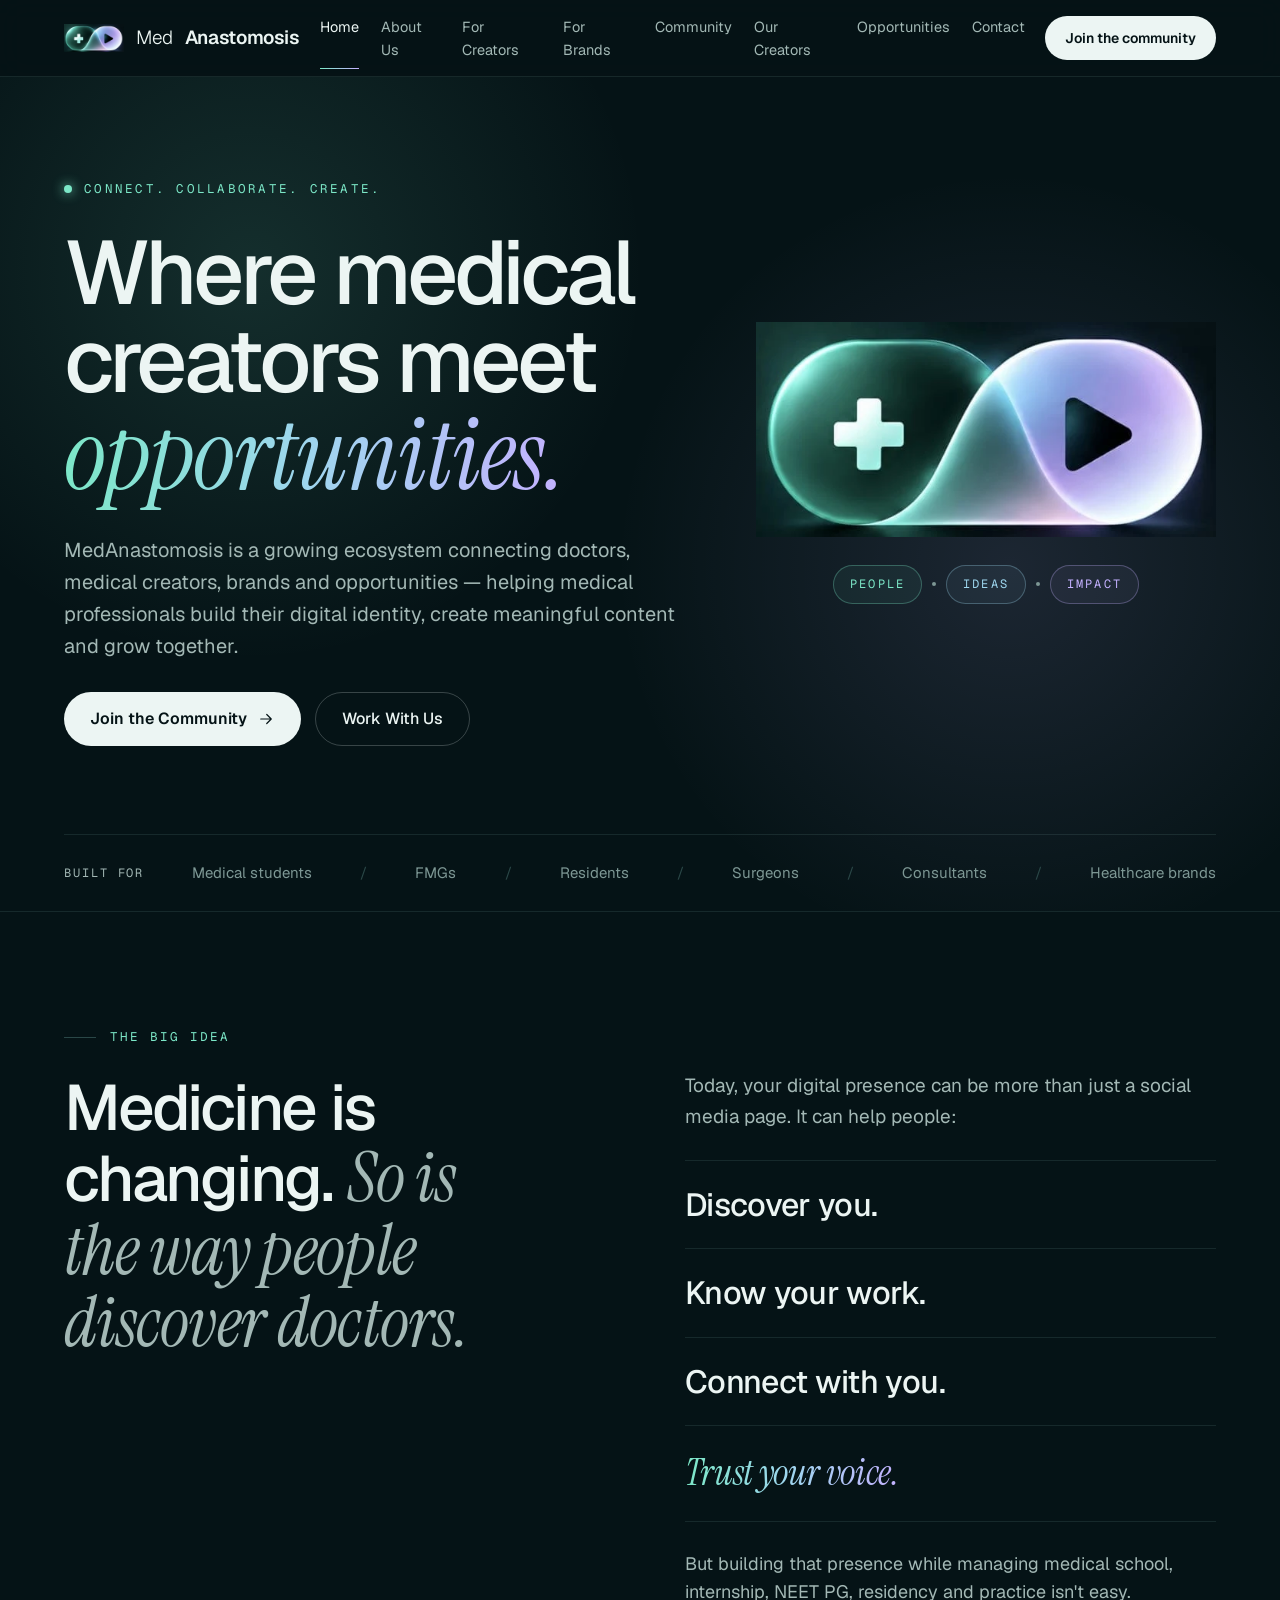
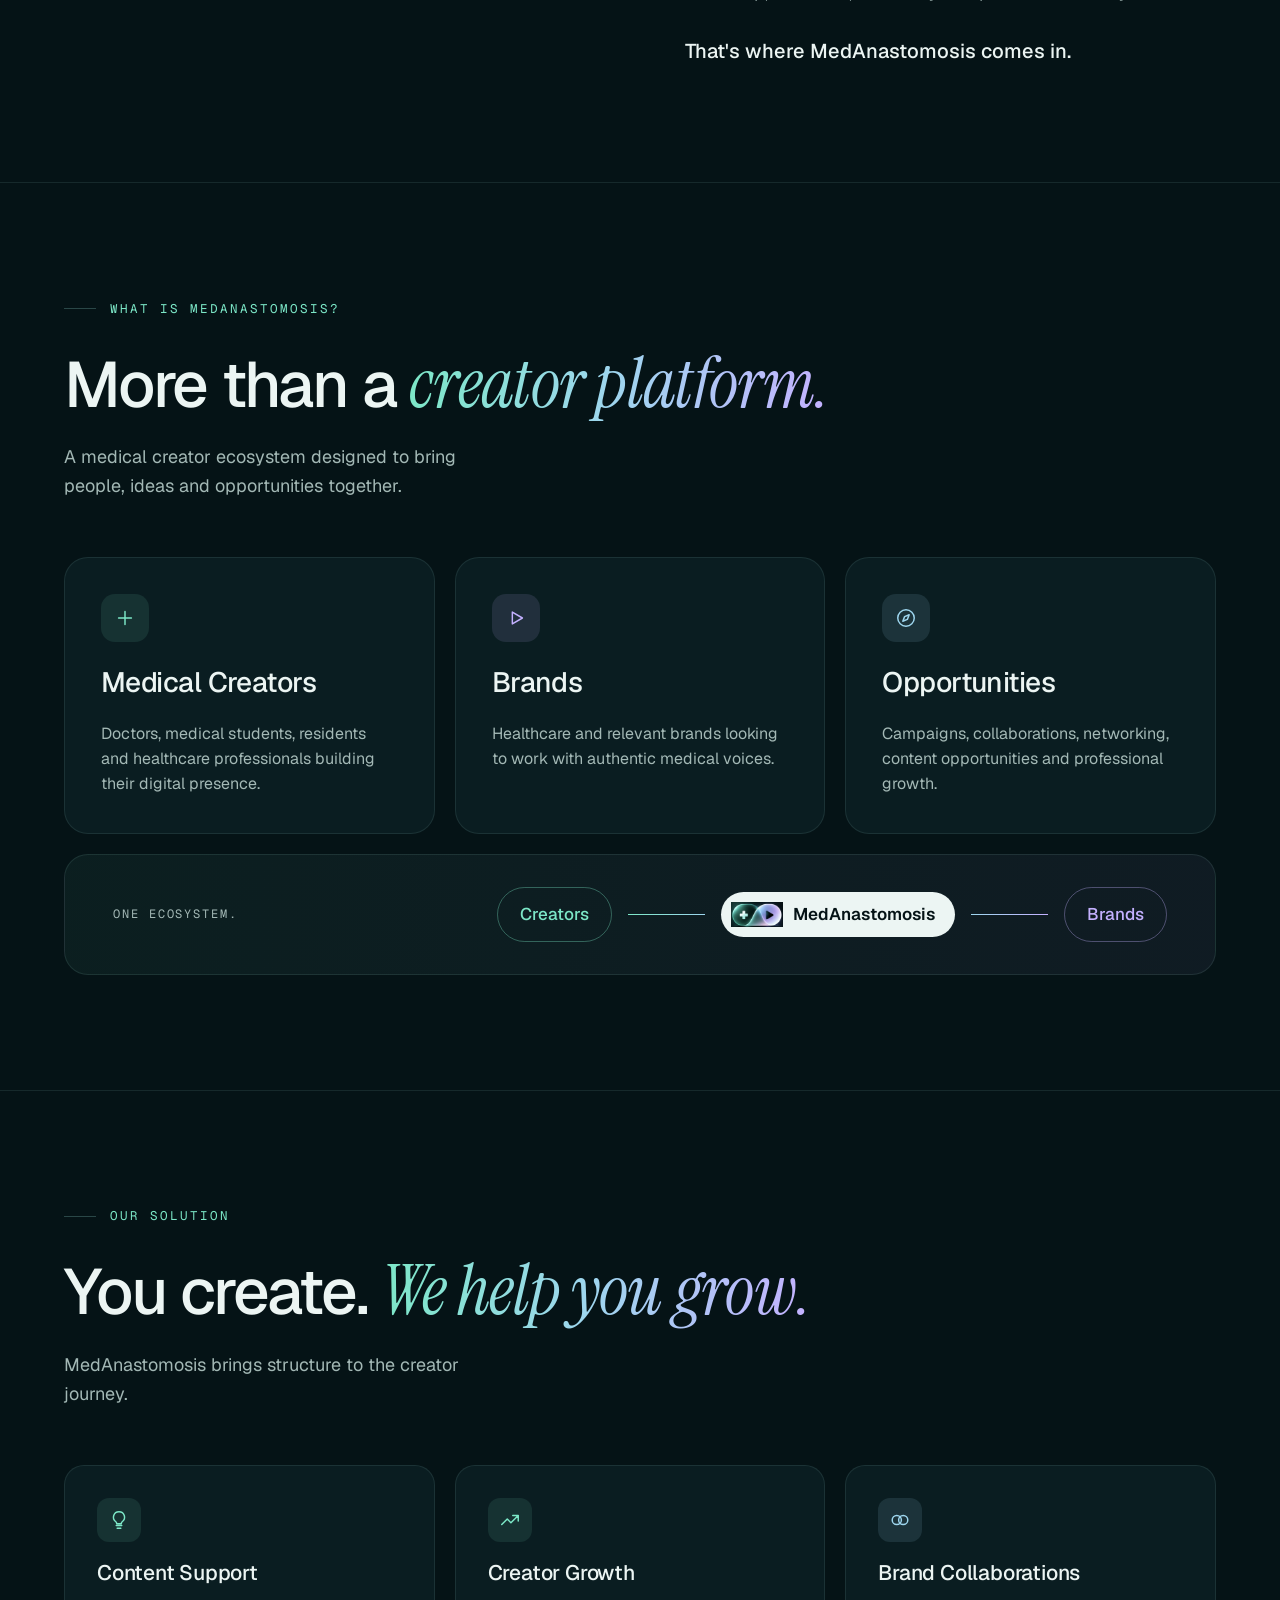
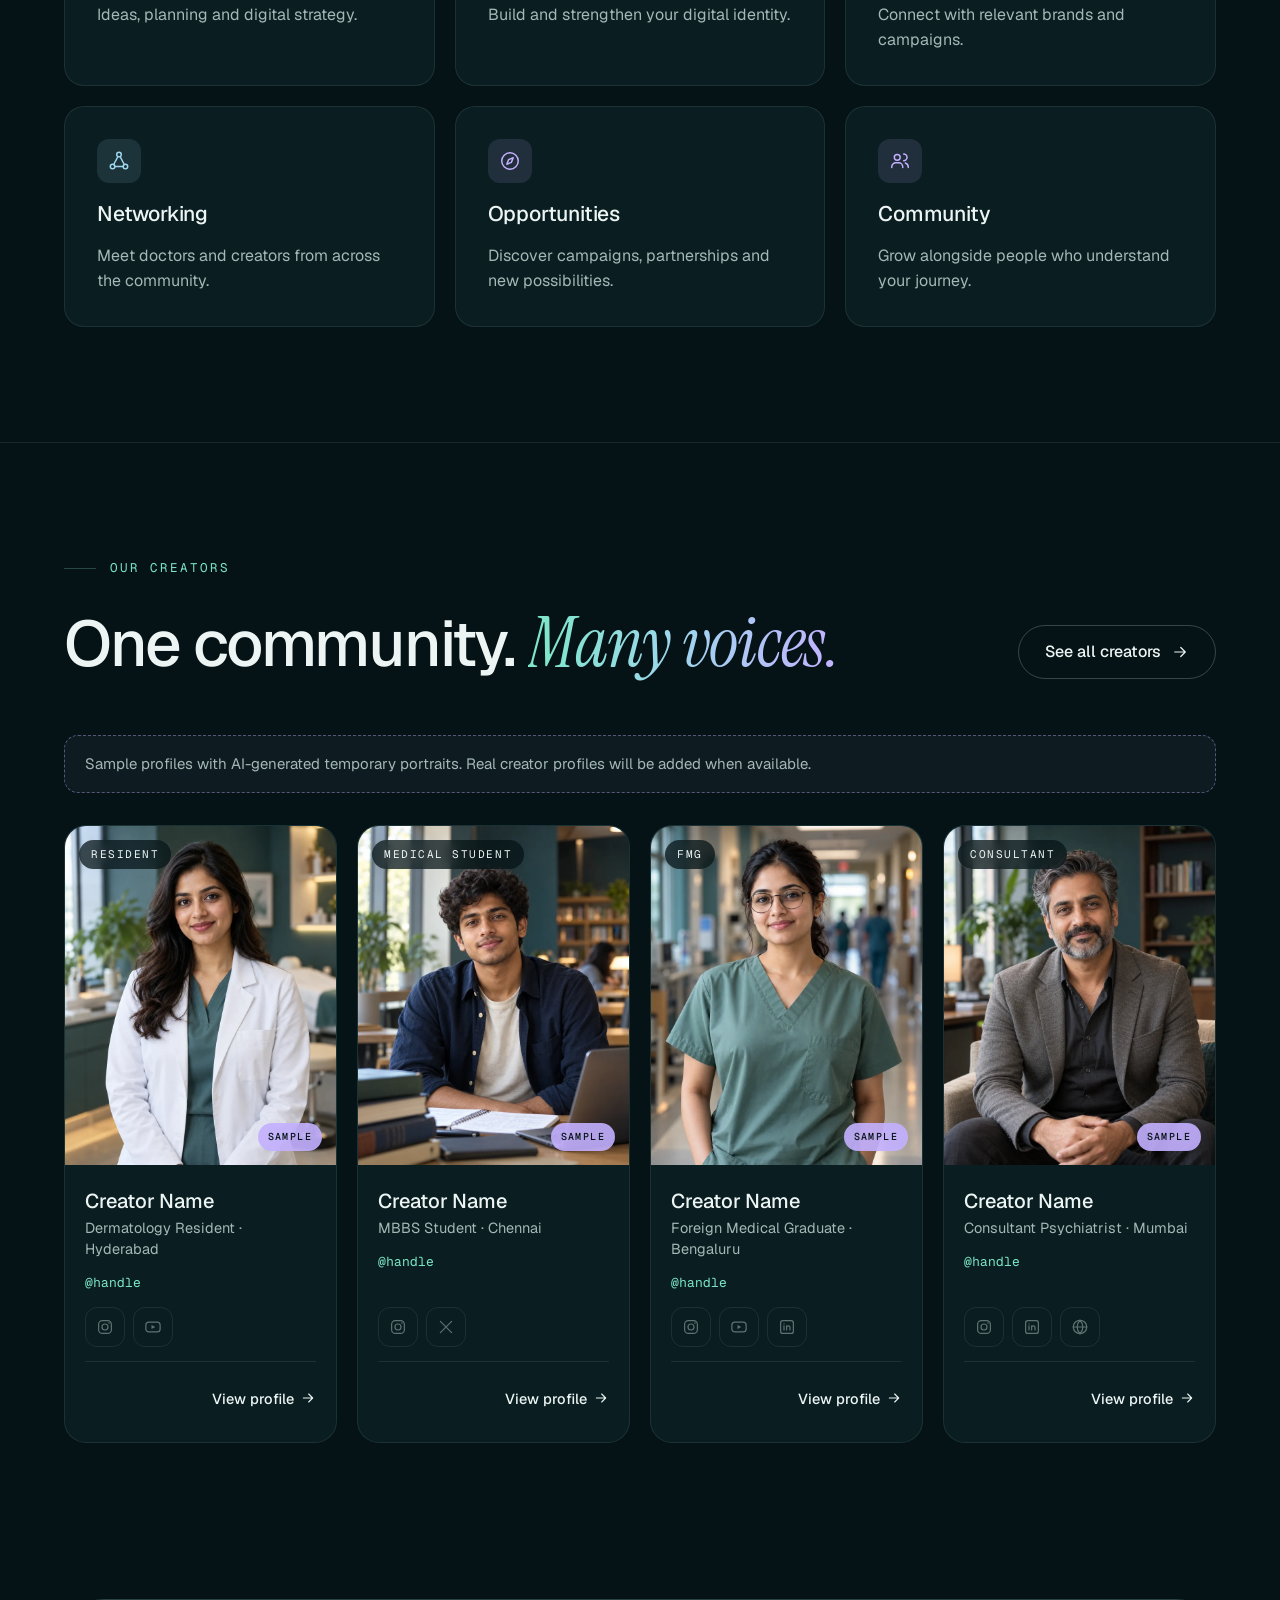
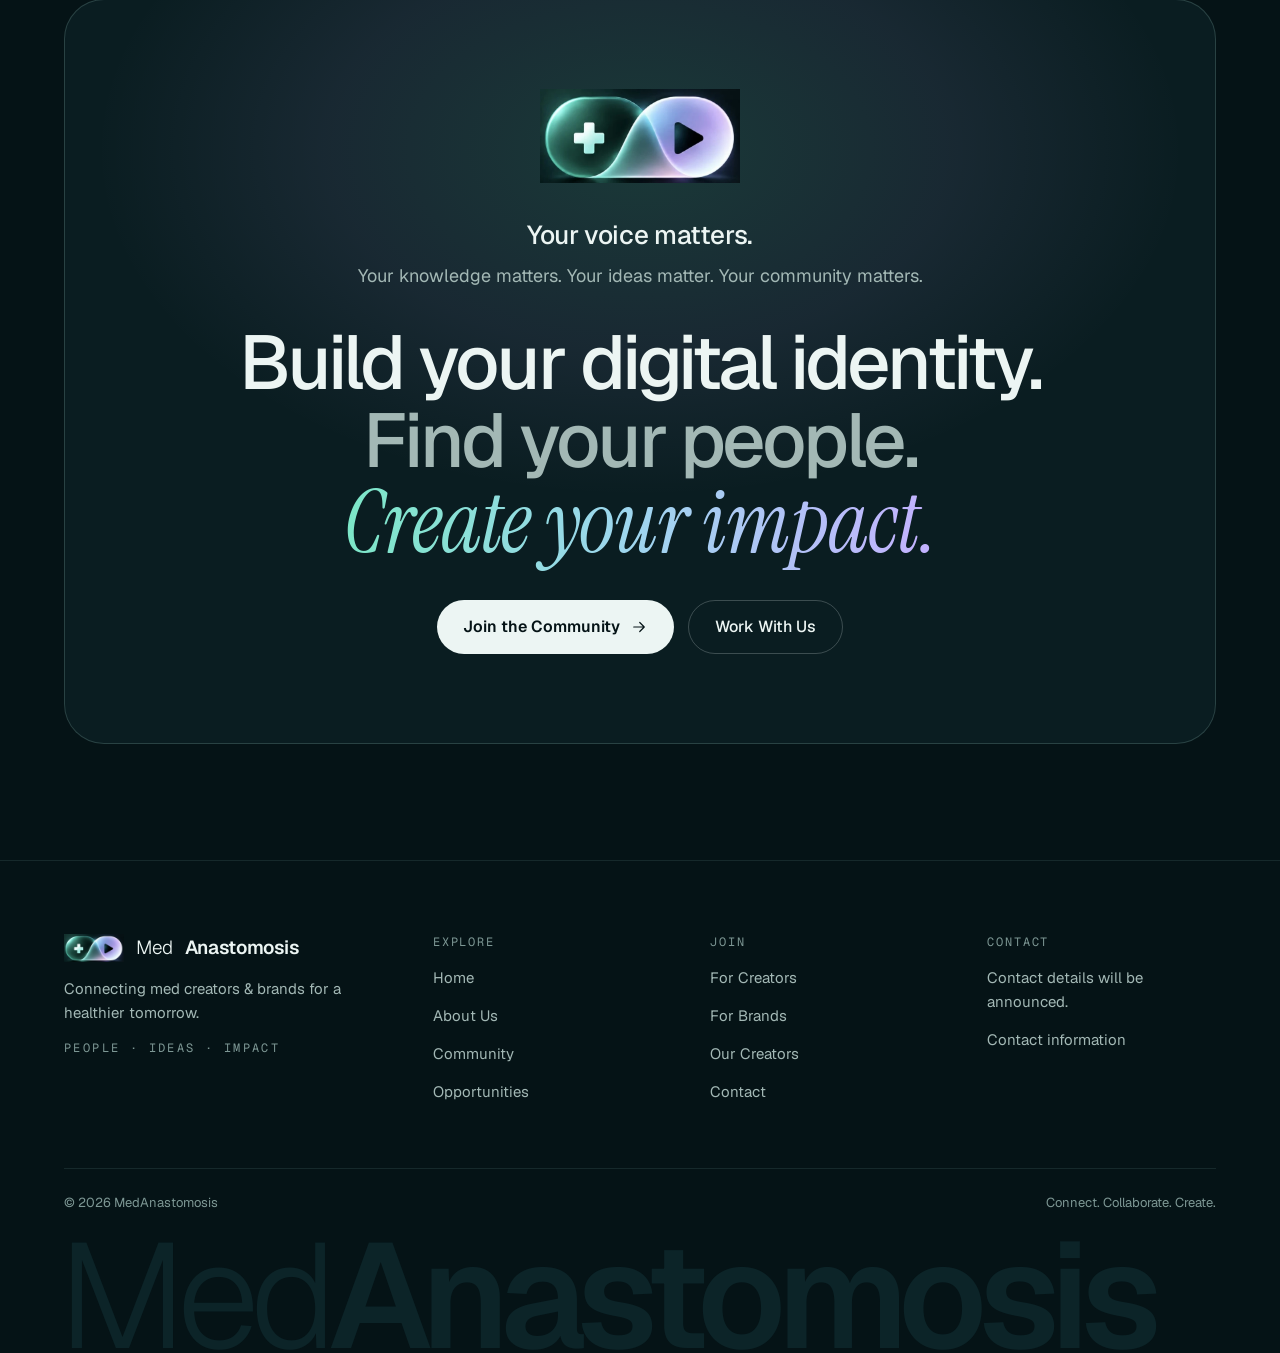
<file: index.html>
<!doctype html>
<html lang="en">
<head>
<meta charset="utf-8">
<meta name="viewport" content="width=device-width, initial-scale=1, viewport-fit=cover">
<title>MedAnastomosis</title>
<meta name="description" content="Where medical creators meet opportunities. A growing ecosystem connecting doctors, medical creators and brands.">
<meta name="theme-color" content="#051316">
<link rel="icon" href="assets/mark.webp">
<link rel="stylesheet" href="assets/styles.css">
</head>
<body>
<a class="skip-link" href="#main-content">Skip to content</a>
<svg width="0" height="0" style="position:absolute" aria-hidden="true"><defs>
<symbol id="i-arrow" viewBox="0 0 24 24"><path class="ic" d="M5 12h14M13 6l6 6-6 6"/></symbol>
<symbol id="i-check" viewBox="0 0 24 24"><path class="ic" d="M5 12l4.5 4.5L19 7"/></symbol>
<symbol id="i-search" viewBox="0 0 24 24"><circle class="ic" cx="11" cy="11" r="7"/><path class="ic" d="M20 20l-4-4"/></symbol>
<symbol id="i-info" viewBox="0 0 24 24"><circle class="ic" cx="12" cy="12" r="9"/><path class="ic" d="M12 11v5M12 7.6v.1"/></symbol>
</defs></svg>
<header class="top">
  <div class="wrap nav">
    <a class="brand" href="index.html" aria-label="MedAnastomosis home"><img class="mark" src="assets/mark.webp" alt=""><span>Med</span><b>Anastomosis</b></a>
    <nav class="links" aria-label="Main"><a href="index.html" aria-current="page">Home</a><a href="about.html">About Us</a><a href="for-creators.html">For Creators</a><a href="for-brands.html">For Brands</a><a href="community.html">Community</a><a href="our-creators.html">Our Creators</a><a href="opportunities.html">Opportunities</a><a href="contact.html">Contact</a></nav>
    <a class="btn btn-p" href="for-creators.html#join">Join the community</a>
    <details class="menu">
      <summary aria-label="Open menu"><svg viewBox="0 0 24 24"><path class="ic" d="M4 7h16M4 12h16M4 17h16"/></svg></summary>
      <div class="menu-panel"><a href="index.html" aria-current="page">Home</a><a href="about.html">About Us</a><a href="for-creators.html">For Creators</a><a href="for-brands.html">For Brands</a><a href="community.html">Community</a><a href="our-creators.html">Our Creators</a><a href="opportunities.html">Opportunities</a><a href="contact.html">Contact</a><a class="join" href="for-creators.html#join">Join the community</a></div>
    </details>
  </div>
</header>
<main id="main-content" tabindex="-1">
<section class="hero">
  <div class="glow g-teal" style="left:-200px;top:-260px;width:900px;height:900px"></div>
  <div class="glow g-violet" style="right:-180px;top:40px;width:900px;height:900px"></div>
  <div class="wrap" style="position:relative">
    <div class="hero-grid">
      <div class="stack" style="gap:30px">
        <div class="pulse"><i></i>Connect. Collaborate. Create.</div>
        <h1>Where medical creators meet <span class="sf gt">opportunities.</span></h1>
        <p class="lead">MedAnastomosis is a growing ecosystem connecting doctors, medical creators, brands and opportunities — helping medical professionals build their digital identity, create meaningful content and grow together.</p>
        <div class="ctas">
          <a class="btn btn-p" href="for-creators.html#join">Join the Community<svg><use href="#i-arrow"/></svg></a>
          <a class="btn btn-g" href="for-brands.html">Work With Us</a>
        </div>
      </div>
      <div class="hero-mark">
        <div class="glow" style="left:10%;top:0;width:80%;height:220px;background:radial-gradient(ellipse,rgba(150,210,230,.28) 0%,rgba(150,210,230,0) 70%)"></div>
        <img class="mark" src="assets/mark.webp" alt="MedAnastomosis mark: a medical cross joined to a play button">
        <div class="chips"><span class="chip c-teal">PEOPLE</span><em></em><span class="chip c-sky">IDEAS</span><em></em><span class="chip c-vio">IMPACT</span></div>
      </div>
    </div>
    <div class="builtfor">
      <span class="mono">Built for</span>
      <span>Medical students</span><span class="sl">/</span><span>FMGs</span><span class="sl">/</span><span>Residents</span><span class="sl">/</span><span>Surgeons</span><span class="sl">/</span><span>Consultants</span><span class="sl">/</span><span>Healthcare brands</span>
    </div>
  </div>
</section>

<section class="pad">
  <div class="wrap split">
    <div class="stack">
      <div class="eyebrow">The big idea</div>
      <h2 class="h2">Medicine is changing. <span class="sf" style="color:var(--muted)">So is the way people discover doctors.</span></h2>
    </div>
    <div class="stack padtop">
      <p class="lead">Today, your digital presence can be more than just a social media page. It can help people:</p>
      <div class="helps"><div>Discover you.</div><div>Know your work.</div><div>Connect with you.</div><div><span class="sf gt">Trust your voice.</span></div></div>
      <p class="small" style="font-size:18px">But building that presence while managing medical school, internship, NEET PG, residency and practice isn't easy.</p>
      <p style="font-size:20px;font-weight:500">That's where MedAnastomosis comes in.</p>
    </div>
  </div>
</section>

<section class="pad">
  <div class="wrap">
    <div class="head-row">
      <div class="stack"><div class="eyebrow">What is MedAnastomosis?</div><h2 class="h2">More than a <span class="sf gt">creator platform.</span></h2></div>
      <p class="small">A medical creator ecosystem designed to bring people, ideas and opportunities together.</p>
    </div>
    <div class="grid3 pillars">
      <a class="card" href="for-creators.html"><div class="tile t-teal"><svg viewBox="0 0 24 24"><path class="ic" d="M12 5v14M5 12h14"/></svg></div><h3>Medical Creators</h3><p>Doctors, medical students, residents and healthcare professionals building their digital presence.</p></a>
      <a class="card" href="for-brands.html"><div class="tile t-vio"><svg viewBox="0 0 24 24"><path class="ic" d="M8 5.5l11 6.5-11 6.5z"/></svg></div><h3>Brands</h3><p>Healthcare and relevant brands looking to work with authentic medical voices.</p></a>
      <a class="card" href="opportunities.html"><div class="tile t-sky"><svg viewBox="0 0 24 24"><circle class="ic" cx="12" cy="12" r="9"/><path class="ic" d="M15.5 8.5l-2 5-5 2 2-5z"/></svg></div><h3>Opportunities</h3><p>Campaigns, collaborations, networking, content opportunities and professional growth.</p></a>
    </div>
    <div class="eco">
      <span class="mono" style="color:var(--muted)">One ecosystem.</span>
      <div class="eco-flow" aria-label="Creators connect to MedAnastomosis, which connects to Brands">
        <span class="end" style="border:1px solid rgba(124,231,199,.35);color:var(--teal)">Creators</span>
        <span class="ln" style="background:linear-gradient(90deg,var(--teal),var(--sky))"></span>
        <span class="mid"><img src="assets/mark.webp" alt="">MedAnastomosis</span>
        <span class="ln" style="background:linear-gradient(90deg,var(--sky),var(--violet))"></span>
        <span class="end" style="border:1px solid rgba(196,177,255,.35);color:var(--violet)">Brands</span>
      </div>
    </div>
  </div>
</section>

<section class="pad">
  <div class="wrap">
    <div class="head-row">
      <div class="stack"><div class="eyebrow">Our solution</div><h2 class="h2">You create. <span class="sf gt">We help you grow.</span></h2></div>
      <p class="small">MedAnastomosis brings structure to the creator journey.</p>
    </div>
    <div class="grid3">
      <article class="card"><div class="tile t-teal"><svg viewBox="0 0 24 24"><path class="ic" d="M9 18h6M10 21h4M12 3a6 6 0 0 0-3.5 10.9c.6.5 1 1.2 1 2.1h5c0-.9.4-1.6 1-2.1A6 6 0 0 0 12 3z"/></svg></div><h3>Content Support</h3><p>Ideas, planning and digital strategy.</p></article>
      <article class="card"><div class="tile t-teal"><svg viewBox="0 0 24 24"><path class="ic" d="M3 17l6-6 4 4 8-8M15 7h6v6"/></svg></div><h3>Creator Growth</h3><p>Build and strengthen your digital identity.</p></article>
      <article class="card"><div class="tile t-sky"><svg viewBox="0 0 24 24"><circle class="ic" cx="8.5" cy="12" r="5"/><circle class="ic" cx="15.5" cy="12" r="5"/></svg></div><h3>Brand Collaborations</h3><p>Connect with relevant brands and campaigns.</p></article>
      <article class="card"><div class="tile t-sky"><svg viewBox="0 0 24 24"><circle class="ic" cx="12" cy="5" r="2.5"/><circle class="ic" cx="5" cy="18" r="2.5"/><circle class="ic" cx="19" cy="18" r="2.5"/><path class="ic" d="M10.8 7.2L6.2 15.8M13.2 7.2l4.6 8.6M7.5 18h9"/></svg></div><h3>Networking</h3><p>Meet doctors and creators from across the community.</p></article>
      <article class="card"><div class="tile t-vio"><svg viewBox="0 0 24 24"><circle class="ic" cx="12" cy="12" r="9"/><path class="ic" d="M15.5 8.5l-2 5-5 2 2-5z"/></svg></div><h3>Opportunities</h3><p>Discover campaigns, partnerships and new possibilities.</p></article>
      <article class="card"><div class="tile t-vio"><svg viewBox="0 0 24 24"><circle class="ic" cx="9" cy="8" r="3.2"/><path class="ic" d="M3 19v-.5A4.5 4.5 0 0 1 7.5 14h3a4.5 4.5 0 0 1 4.5 4.5v.5M16 4.3a3.2 3.2 0 0 1 0 7.4M21 19v-.5a4.5 4.5 0 0 0-3.2-4.3"/></svg></div><h3>Community</h3><p>Grow alongside people who understand your journey.</p></article>
    </div>
  </div>
</section>

<section class="pad">
  <div class="wrap">
    <div class="head-row">
      <div class="stack"><div class="eyebrow">Our creators</div><h2 class="h2">One community. <span class="sf gt">Many voices.</span></h2></div>
      <a class="btn btn-g" href="our-creators.html">See all creators<svg><use href="#i-arrow"/></svg></a>
    </div>
    <p class="sample-note">Sample profiles with AI-generated temporary portraits. Real creator profiles will be added when available.</p>
    <div class="creators" data-featured-creators="4"></div>
    <noscript><p class="small">Enable JavaScript to view sample profiles and use the directory.</p></noscript>
  </div>
</section>

<section class="final" style="padding-block:40px clamp(72px,9vw,120px)">
  <div class="wrap">
    <div class="cta-card">
      <div class="glow"></div>
      <img class="mark" src="assets/mark.webp" alt="">
      <div style="position:relative;display:flex;flex-direction:column;gap:6px">
        <p style="font-size:26px;font-weight:500;letter-spacing:-.015em">Your voice matters.</p>
        <p class="small" style="font-size:18px">Your knowledge matters. Your ideas matter. Your community matters.</p>
      </div>
      <h2>Build your digital identity.<br><span style="color:var(--muted)">Find your people.</span><br><span class="sf gt">Create your impact.</span></h2>
      <div class="ctas" style="justify-content:center;position:relative">
        <a class="btn btn-p" href="for-creators.html#join">Join the Community<svg><use href="#i-arrow"/></svg></a>
        <a class="btn btn-g" href="for-brands.html#enquire">Work With Us</a>
      </div>
    </div>
  </div>
</section>
<dialog class="profile" id="profile" aria-label="Creator profile"></dialog>
</main>
<footer id="footer">
  <div class="wrap">
    <div class="foot">
      <div class="col">
        <a class="brand" href="index.html" style="color:var(--fg)"><img class="mark" src="assets/mark.webp" alt=""><span>Med</span><b>Anastomosis</b></a>
        <p style="max-width:32ch">Connecting med creators &amp; brands for a healthier tomorrow.</p>
        <span class="mono" style="letter-spacing:.2em">People · Ideas · Impact</span>
      </div>
      <nav aria-label="Explore"><span class="mono">Explore</span><a href="index.html">Home</a><a href="about.html">About Us</a><a href="community.html">Community</a><a href="opportunities.html">Opportunities</a></nav>
      <nav aria-label="Join"><span class="mono">Join</span><a href="for-creators.html">For Creators</a><a href="for-brands.html">For Brands</a><a href="our-creators.html">Our Creators</a><a href="contact.html">Contact</a></nav>
      <div class="col"><span class="mono">Contact</span><span>Contact details will be announced.</span><a href="contact.html">Contact information</a></div>
    </div>
    <div class="legal"><span>© 2026 MedAnastomosis</span><span>Connect. Collaborate. Create.</span></div>
    <div class="giant" aria-hidden="true"><span>Med</span>Anastomosis</div>
  </div>
</footer>
<script src="assets/creators.js"></script>
<script src="assets/main.js"></script>
</body>
</html>
</file>
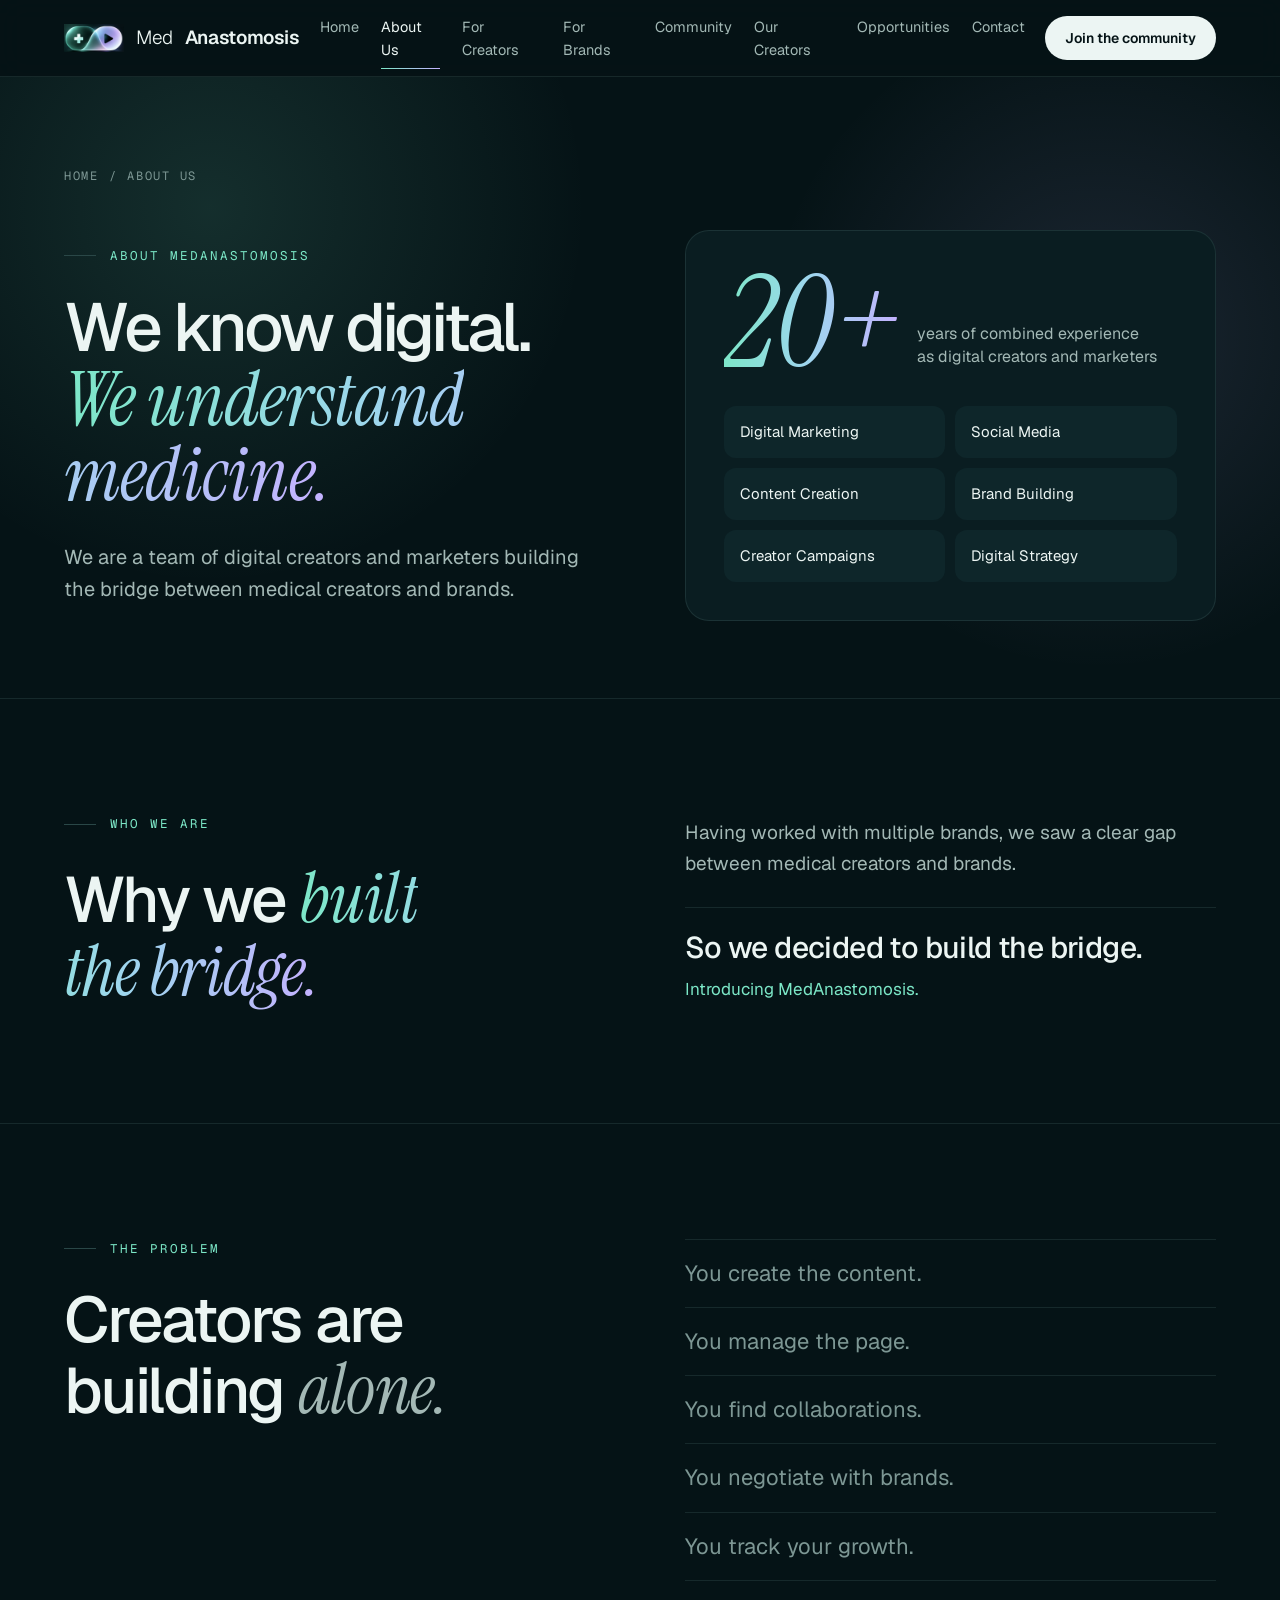
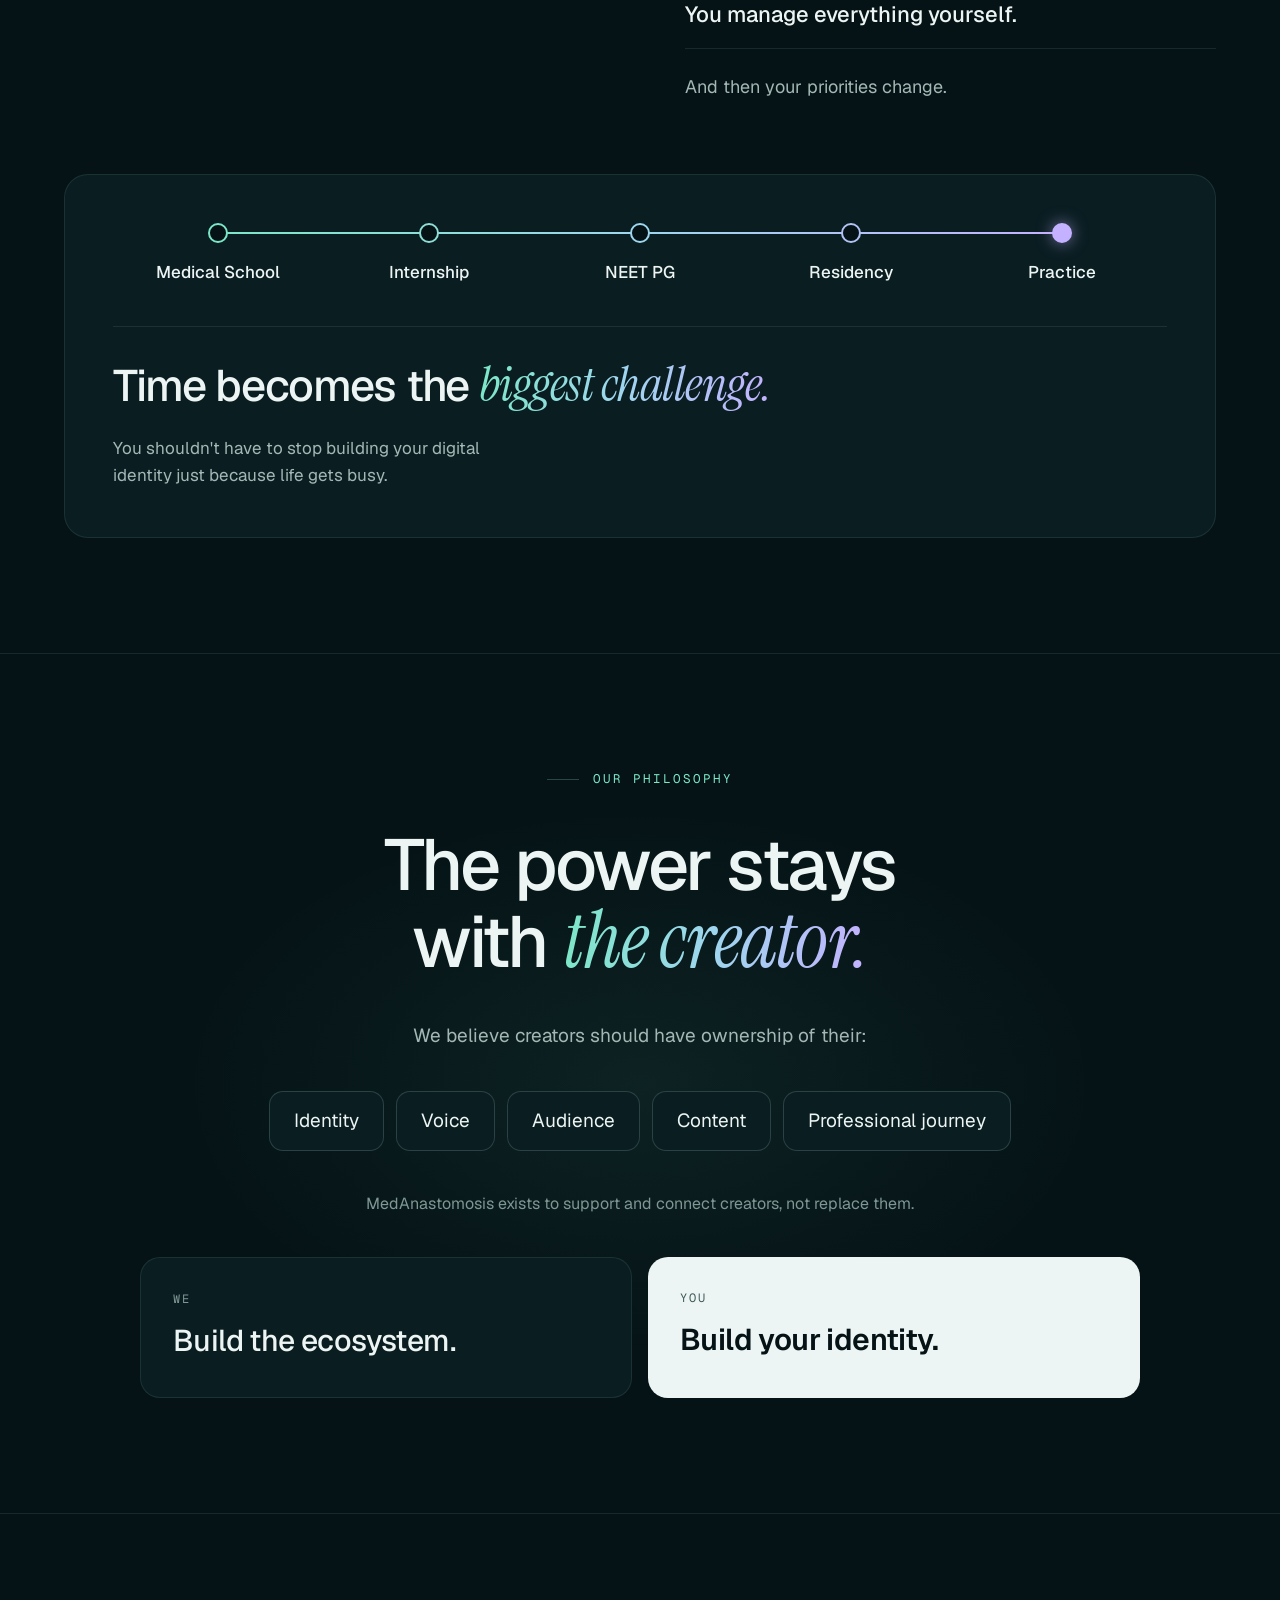
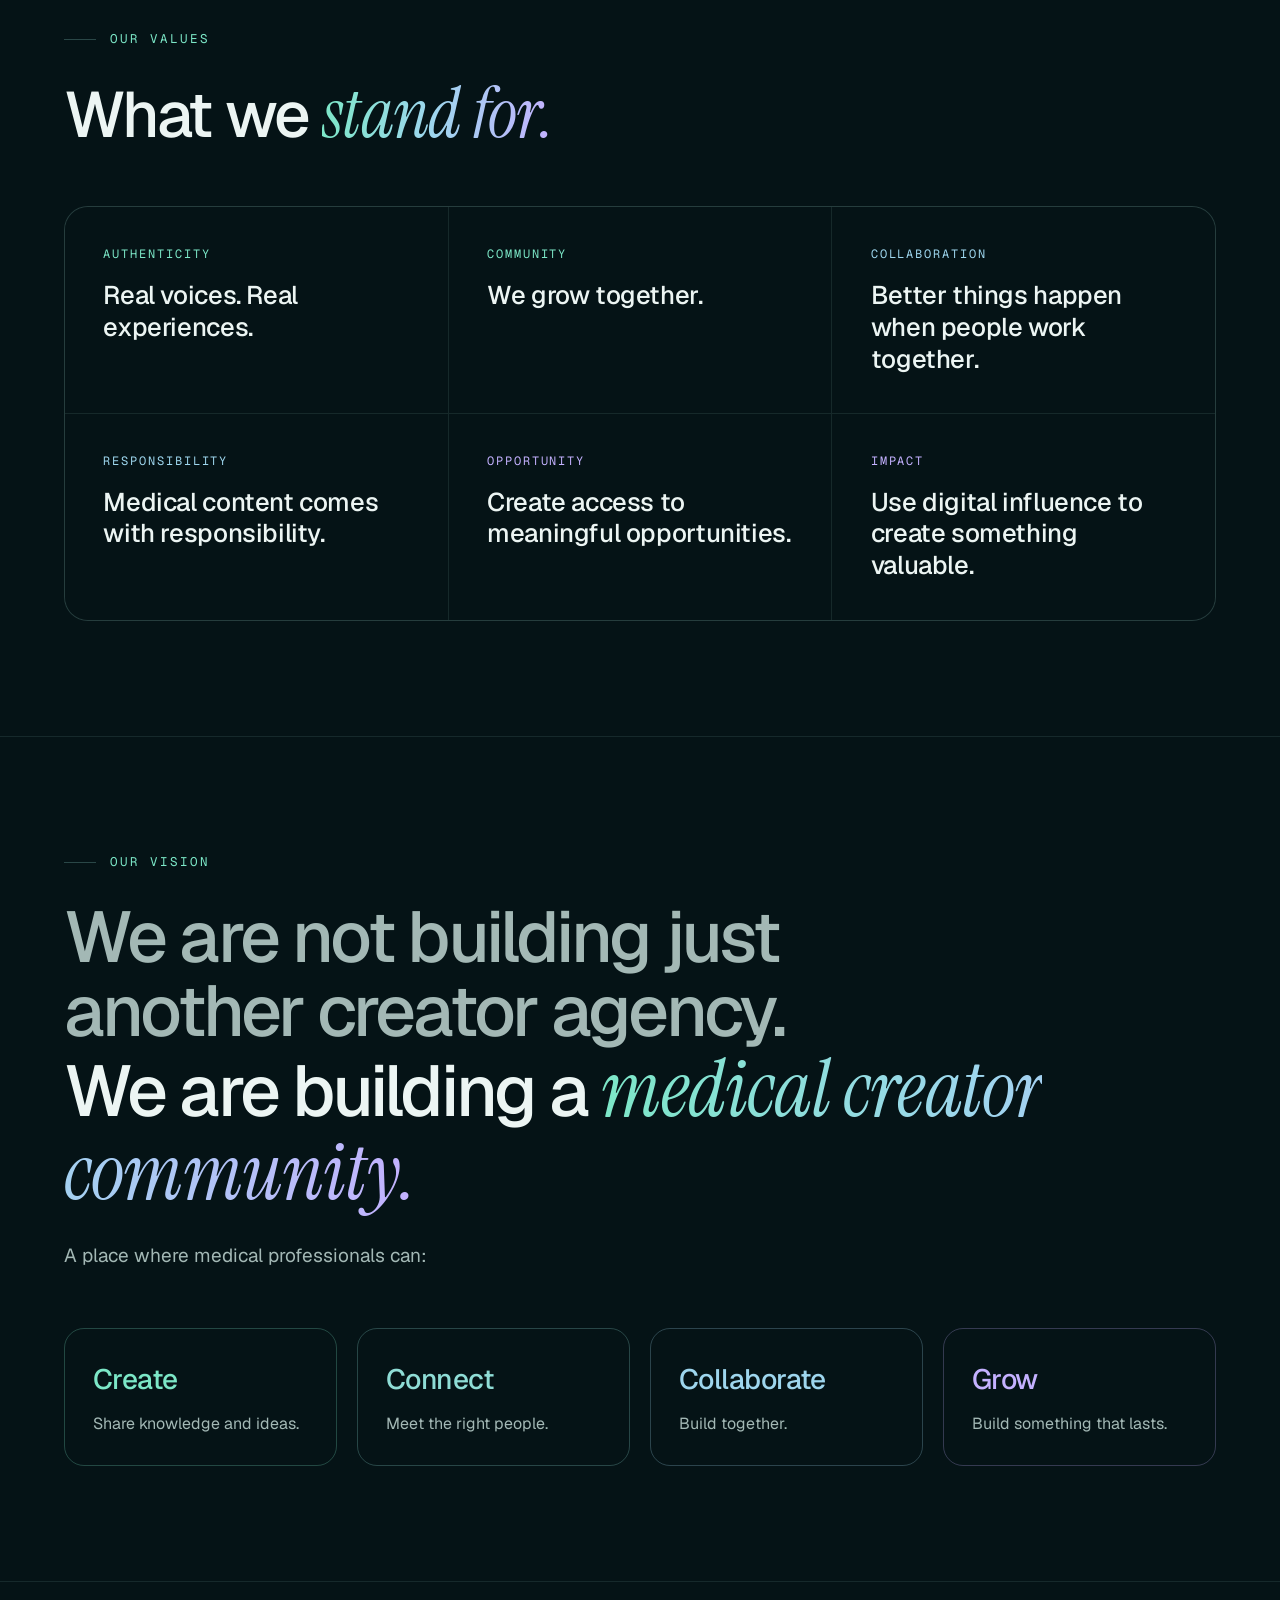
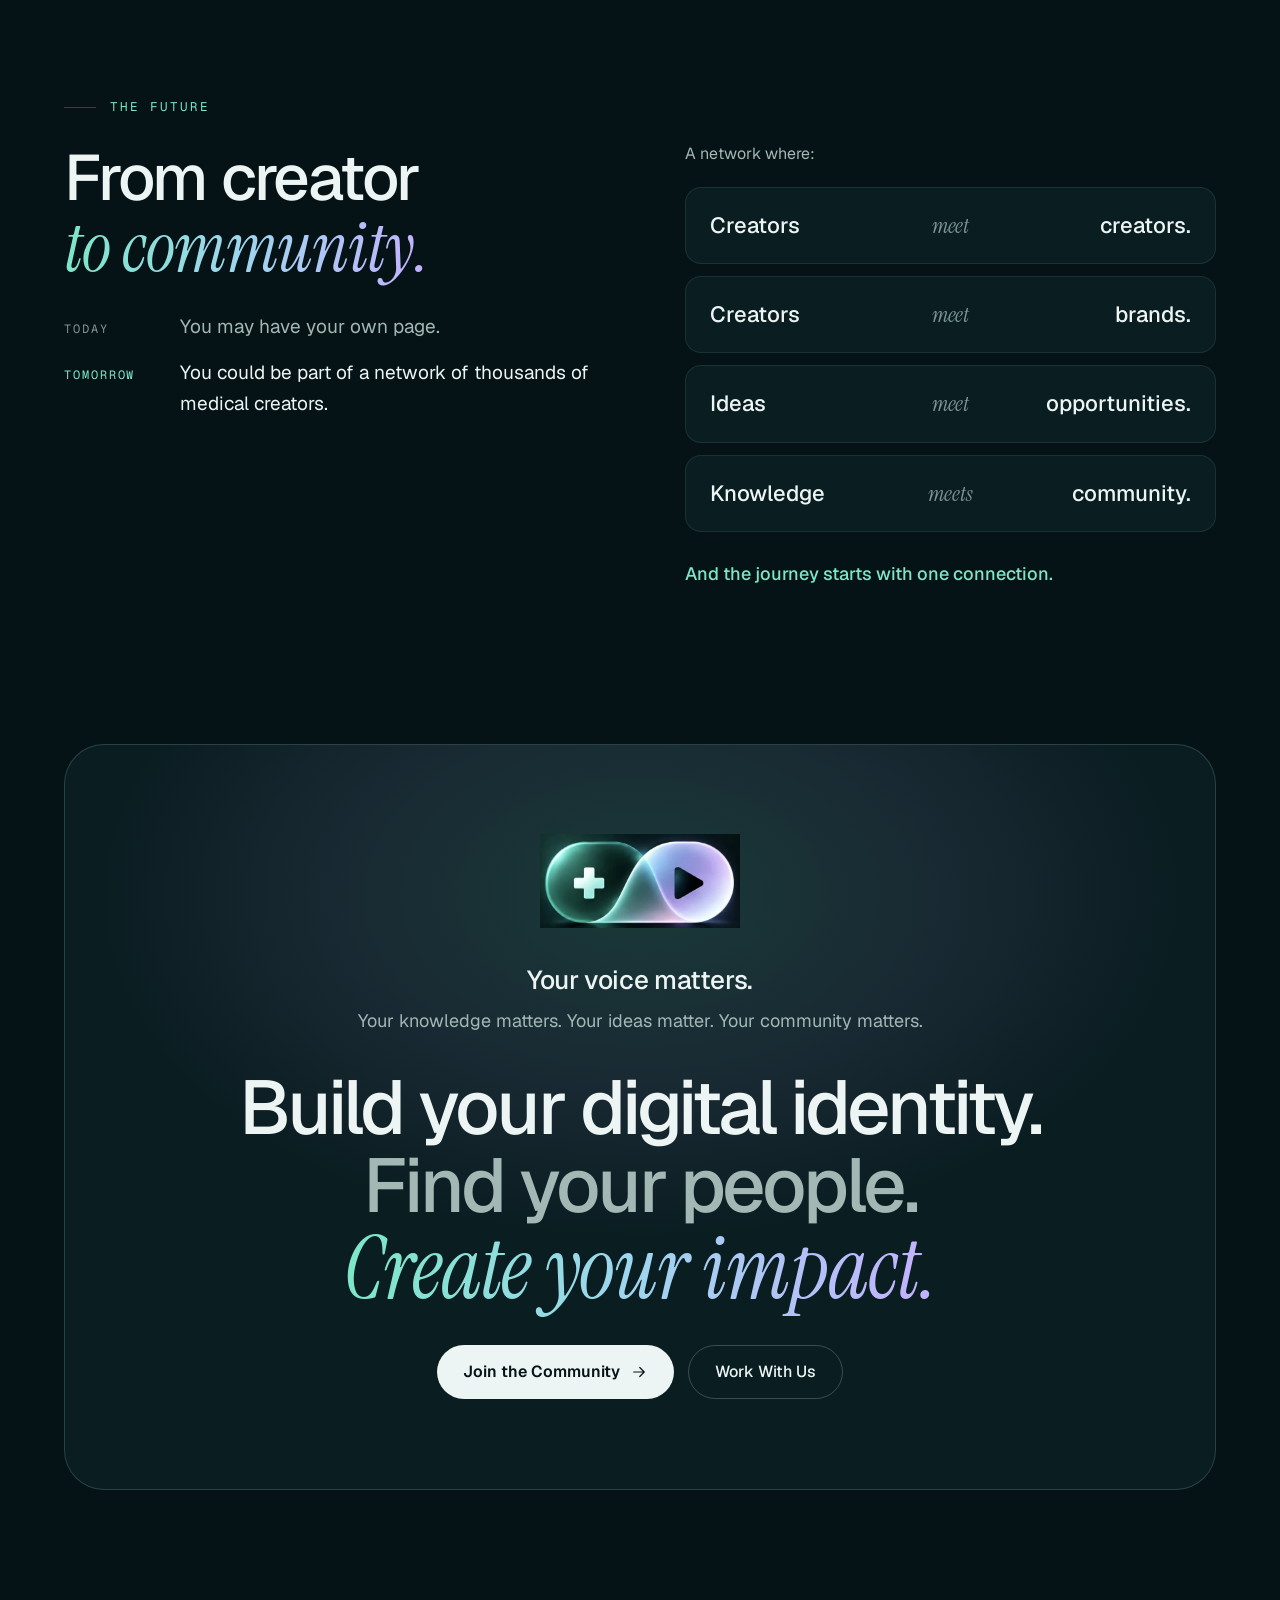
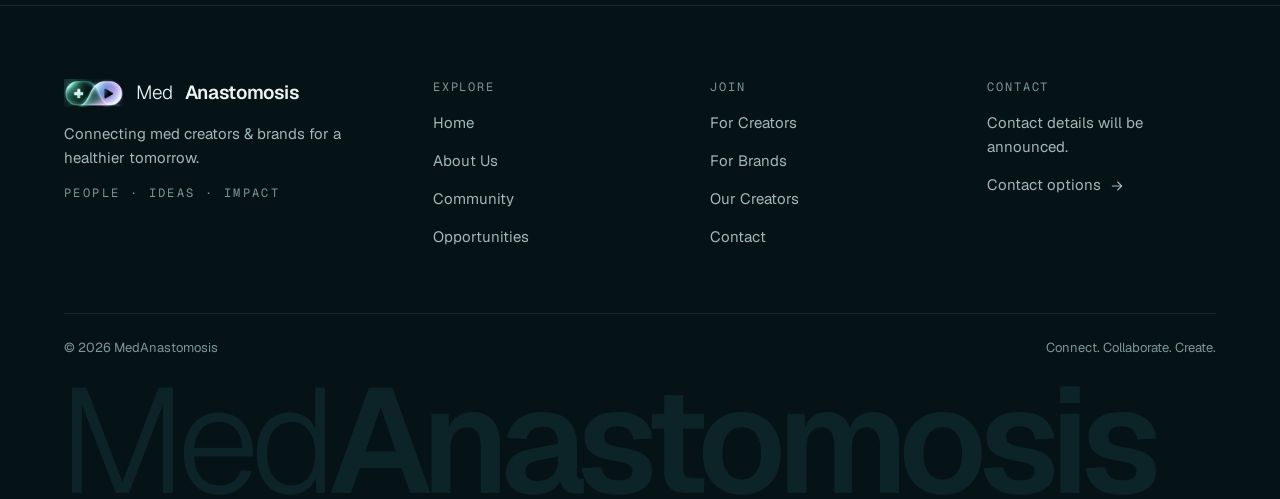
<file: about.html>
<!doctype html>
<html lang="en">
<head>
<meta charset="utf-8">
<meta name="viewport" content="width=device-width, initial-scale=1, viewport-fit=cover">
<title>About Us · MedAnastomosis</title>
<meta name="description" content="We know digital. We understand medicine. Meet the team building the bridge between medical creators and brands.">
<meta name="theme-color" content="#051316">
<link rel="icon" href="assets/mark.webp">
<link rel="stylesheet" href="assets/styles.css">
</head>
<body>
<a class="skip-link" href="#main-content">Skip to content</a>
<svg width="0" height="0" style="position:absolute" aria-hidden="true"><defs>
<symbol id="i-arrow" viewBox="0 0 24 24"><path class="ic" d="M5 12h14M13 6l6 6-6 6"/></symbol>
<symbol id="i-check" viewBox="0 0 24 24"><path class="ic" d="M5 12l4.5 4.5L19 7"/></symbol>
<symbol id="i-search" viewBox="0 0 24 24"><circle class="ic" cx="11" cy="11" r="7"/><path class="ic" d="M20 20l-4-4"/></symbol>
<symbol id="i-info" viewBox="0 0 24 24"><circle class="ic" cx="12" cy="12" r="9"/><path class="ic" d="M12 11v5M12 7.6v.1"/></symbol>
</defs></svg>
<header class="top">
  <div class="wrap nav">
    <a class="brand" href="index.html" aria-label="MedAnastomosis home"><img class="mark" src="assets/mark.webp" width="600" height="280" alt=""><span>Med</span><b>Anastomosis</b></a>
    <nav class="links" aria-label="Main"><a href="index.html">Home</a><a href="about.html" aria-current="page">About Us</a><a href="for-creators.html">For Creators</a><a href="for-brands.html">For Brands</a><a href="community.html">Community</a><a href="our-creators.html">Our Creators</a><a href="opportunities.html">Opportunities</a><a href="contact.html">Contact</a></nav>
    <a class="btn btn-p" href="for-creators.html#join">Join the community</a>
    <details class="menu">
      <summary aria-label="Open menu"><svg viewBox="0 0 24 24"><path class="ic" d="M4 7h16M4 12h16M4 17h16"/></svg></summary>
      <div class="menu-panel"><a href="index.html">Home</a><a href="about.html" aria-current="page">About Us</a><a href="for-creators.html">For Creators</a><a href="for-brands.html">For Brands</a><a href="community.html">Community</a><a href="our-creators.html">Our Creators</a><a href="opportunities.html">Opportunities</a><a href="contact.html">Contact</a><a class="join" href="for-creators.html#join">Join the community</a></div>
    </details>
  </div>
</header>
<main id="main-content" tabindex="-1">
<section class="page-hero editorial-hero">
  <div class="glow g-teal a"></div><div class="glow g-violet b"></div>
  <div class="wrap" style="position:relative">
    <div class="crumb"><a href="index.html">Home</a><span>/</span><span>About Us</span></div>
    <div class="split">
    <div class="stack">
    <div class="eyebrow">About MedAnastomosis</div>
    <h1>We know digital. <span class="sf gt">We understand medicine.</span></h1>
    <p class="lead">We are a team of digital creators and marketers building the bridge between medical creators and brands.</p>
    </div>
    <div class="stat">
      <div class="stat-top"><span class="sf gt">20+</span><p>years of combined experience as digital creators and marketers</p></div>
      <div class="skills"><div>Digital Marketing</div><div>Social Media</div><div>Content Creation</div><div>Brand Building</div><div>Creator Campaigns</div><div>Digital Strategy</div></div>
    </div>
    </div>
  </div>
</section>
<section class="pad">
  <div class="wrap split" style="align-items:center">
    <div class="stack"><div class="eyebrow">Who we are</div><h2 class="h2">Why we <span class="sf gt">built the bridge.</span></h2></div>
    <div class="stack">
      <p class="lead">Having worked with multiple brands, we saw a clear gap between medical creators and brands.</p>
      <div class="bridge"><p>So we decided to build the bridge.</p><p>Introducing MedAnastomosis.</p></div>
    </div>
  </div>
</section>

<section class="pad">
  <div class="wrap">
    <div class="split">
      <div class="stack"><div class="eyebrow">The problem</div><h2 class="h2">Creators are building <span class="sf" style="color:var(--muted)">alone.</span></h2></div>
      <div class="chores">
        <div>You create the content.</div><div>You manage the page.</div><div>You find collaborations.</div><div>You negotiate with brands.</div><div>You track your growth.</div><div>You manage everything yourself.</div>
        <p class="small" style="margin-top:24px;font-size:18px">And then your priorities change.</p>
      </div>
    </div>
    <div class="journey">
      <ol class="steps">
        <li><i style="--c:var(--teal)"></i>Medical School</li><li><i style="--c:var(--mint)"></i>Internship</li><li><i style="--c:var(--sky)"></i>NEET PG</li><li><i style="--c:var(--periwinkle)"></i>Residency</li><li><i style="--c:var(--violet)"></i>Practice</li>
      </ol>
      <div class="time"><h3>Time becomes the <span class="sf gt">biggest challenge.</span></h3><p>You shouldn't have to stop building your digital identity just because life gets busy.</p></div>
    </div>
  </div>
</section>

<section class="pad">
  <div class="glow" style="left:50%;top:50%;width:1000px;height:600px;margin:-300px 0 0 -500px;background:radial-gradient(ellipse,rgba(124,231,199,.07) 0%,rgba(124,231,199,0) 65%)"></div>
  <div class="wrap center" style="gap:40px;position:relative">
    <div class="eyebrow">Our philosophy</div>
    <h2 class="h2" style="font-size:clamp(40px,5.8vw,72px);max-width:18ch;line-height:1">The power stays with <span class="sf gt">the creator.</span></h2>
    <p class="lead">We believe creators should have ownership of their:</p>
    <div class="owns"><span>Identity</span><span>Voice</span><span>Audience</span><span>Content</span><span>Professional journey</span></div>
    <p class="small" style="max-width:52ch;color:var(--dim)">MedAnastomosis exists to support and connect creators, not replace them.</p>
    <div class="duo"><div class="we"><span class="mono">We</span><strong>Build the ecosystem.</strong></div><div class="you"><span class="mono">You</span><strong>Build your identity.</strong></div></div>
  </div>
</section>

<section class="pad">
  <div class="wrap">
    <div class="stack" style="margin-bottom:56px"><div class="eyebrow">Our values</div><h2 class="h2">What we <span class="sf gt">stand for.</span></h2></div>
    <div class="values">
      <div style="--k:var(--teal)"><span class="mono">Authenticity</span><p>Real voices. Real experiences.</p></div>
      <div style="--k:var(--teal)"><span class="mono">Community</span><p>We grow together.</p></div>
      <div style="--k:var(--sky)"><span class="mono">Collaboration</span><p>Better things happen when people work together.</p></div>
      <div style="--k:var(--sky)"><span class="mono">Responsibility</span><p>Medical content comes with responsibility.</p></div>
      <div style="--k:var(--violet)"><span class="mono">Opportunity</span><p>Create access to meaningful opportunities.</p></div>
      <div style="--k:var(--violet)"><span class="mono">Impact</span><p>Use digital influence to create something valuable.</p></div>
    </div>
  </div>
</section>

<section class="pad vision">
  <div class="wrap">
    <div class="stack">
      <div class="eyebrow">Our vision</div>
      <h2><span class="dim">We are not building just another creator agency.</span><br>We are building a <span class="sf gt">medical creator community.</span></h2>
      <p class="lead">A place where medical professionals can:</p>
    </div>
    <div class="grid4">
      <div style="--b:rgba(124,231,199,.25);--k:var(--teal)"><strong>Create</strong><span>Share knowledge and ideas.</span></div>
      <div style="--b:rgba(143,221,214,.25);--k:var(--mint)"><strong>Connect</strong><span>Meet the right people.</span></div>
      <div style="--b:rgba(158,214,238,.25);--k:var(--sky)"><strong>Collaborate</strong><span>Build together.</span></div>
      <div style="--b:rgba(196,177,255,.25);--k:var(--violet)"><strong>Grow</strong><span>Build something that lasts.</span></div>
    </div>
  </div>
</section>

<section class="pad">
  <div class="wrap split">
    <div class="stack">
      <div class="eyebrow">The future</div>
      <h2 class="h2">From creator <span class="sf gt">to community.</span></h2>
      <div class="when">
        <div><span class="mono">Today</span><span class="small" style="font-size:19px">You may have your own page.</span></div>
        <div><span class="mono" style="color:var(--teal)">Tomorrow</span><span style="font-size:19px">You could be part of a network of thousands of medical creators.</span></div>
      </div>
    </div>
    <div class="stack padtop" style="gap:12px">
      <p class="small" style="margin-bottom:8px">A network where:</p>
      <div class="meets">
        <div><span>Creators</span><span class="sf">meet</span><span>creators.</span></div>
        <div><span>Creators</span><span class="sf">meet</span><span>brands.</span></div>
        <div><span>Ideas</span><span class="sf">meet</span><span>opportunities.</span></div>
        <div><span>Knowledge</span><span class="sf">meets</span><span>community.</span></div>
      </div>
      <p style="margin-top:16px;font-size:18px;font-weight:500;color:var(--teal)">And the journey starts with one connection.</p>
    </div>
  </div>
</section>
<section class="final" style="padding-block:40px clamp(72px,9vw,120px)">
  <div class="wrap">
    <div class="cta-card">
      <div class="glow"></div>
      <img class="mark" src="assets/mark.webp" width="600" height="280" alt="">
      <div style="position:relative;display:flex;flex-direction:column;gap:6px">
        <p style="font-size:26px;font-weight:500;letter-spacing:-.015em">Your voice matters.</p>
        <p class="small" style="font-size:18px">Your knowledge matters. Your ideas matter. Your community matters.</p>
      </div>
      <h2>Build your digital identity.<br><span style="color:var(--muted)">Find your people.</span><br><span class="sf gt">Create your impact.</span></h2>
      <div class="ctas" style="justify-content:center;position:relative">
        <a class="btn btn-p" href="for-creators.html#join">Join the Community<svg><use href="#i-arrow"/></svg></a>
        <a class="btn btn-g" href="for-brands.html#enquire">Work With Us</a>
      </div>
    </div>
  </div>
</section>
</main>
<footer id="footer">
  <div class="wrap">
    <div class="foot">
      <div class="col">
        <a class="brand" href="index.html" style="color:var(--fg)"><img class="mark" src="assets/mark.webp" width="600" height="280" alt=""><span>Med</span><b>Anastomosis</b></a>
        <p style="max-width:32ch">Connecting med creators &amp; brands for a healthier tomorrow.</p>
        <span class="mono" style="letter-spacing:.2em">People · Ideas · Impact</span>
      </div>
      <nav aria-label="Explore"><span class="mono">Explore</span><a href="index.html">Home</a><a href="about.html" aria-current="page">About Us</a><a href="community.html">Community</a><a href="opportunities.html">Opportunities</a></nav>
      <nav aria-label="Join"><span class="mono">Join</span><a href="for-creators.html">For Creators</a><a href="for-brands.html">For Brands</a><a href="our-creators.html">Our Creators</a><a href="contact.html">Contact</a></nav>
      <div class="col"><span class="mono">Contact</span><span>Contact details will be announced.</span><a href="contact.html">Contact options<svg class="inline-arrow" aria-hidden="true"><use href="#i-arrow"/></svg></a></div>
    </div>
    <div class="legal"><span>© 2026 MedAnastomosis</span><span>Connect. Collaborate. Create.</span></div>
    <div class="giant" aria-hidden="true"><span>Med</span>Anastomosis</div>
  </div>
</footer>
<script src="assets/main.js"></script>
</body>
</html>
</file>
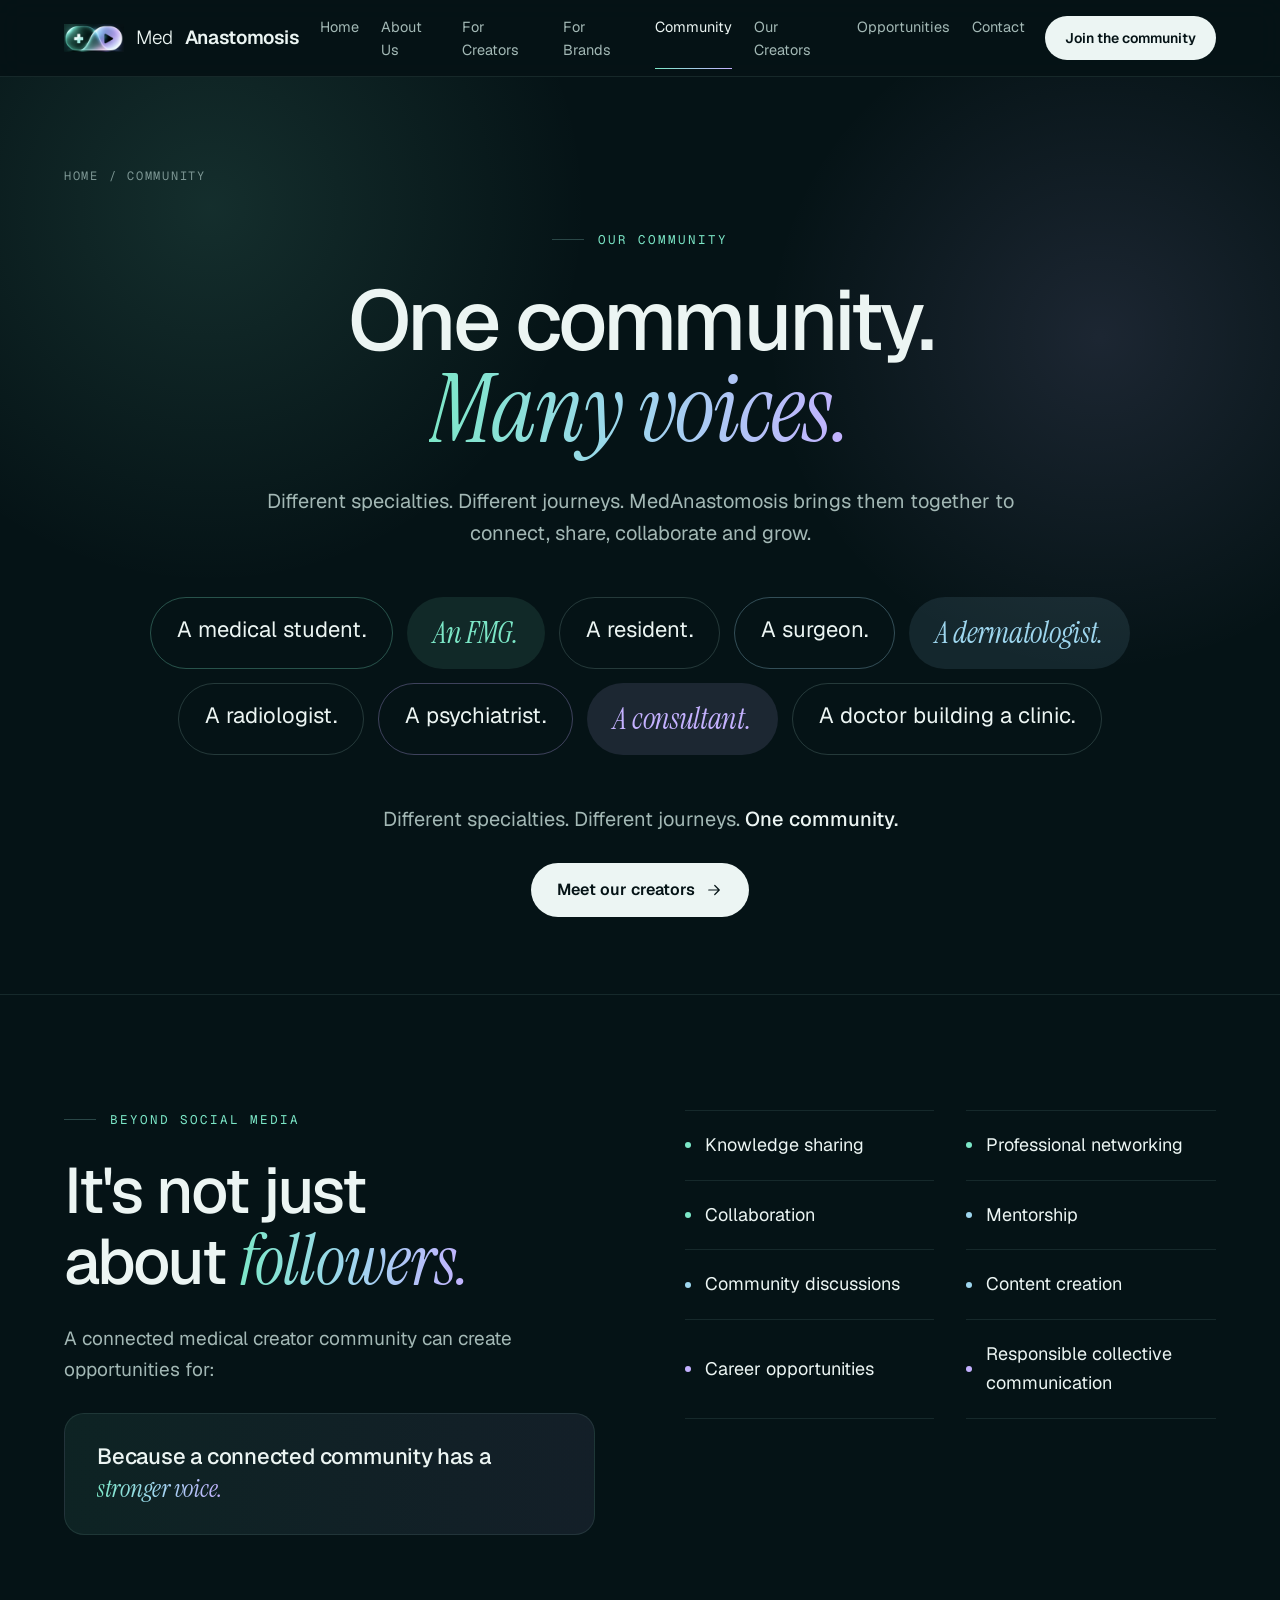
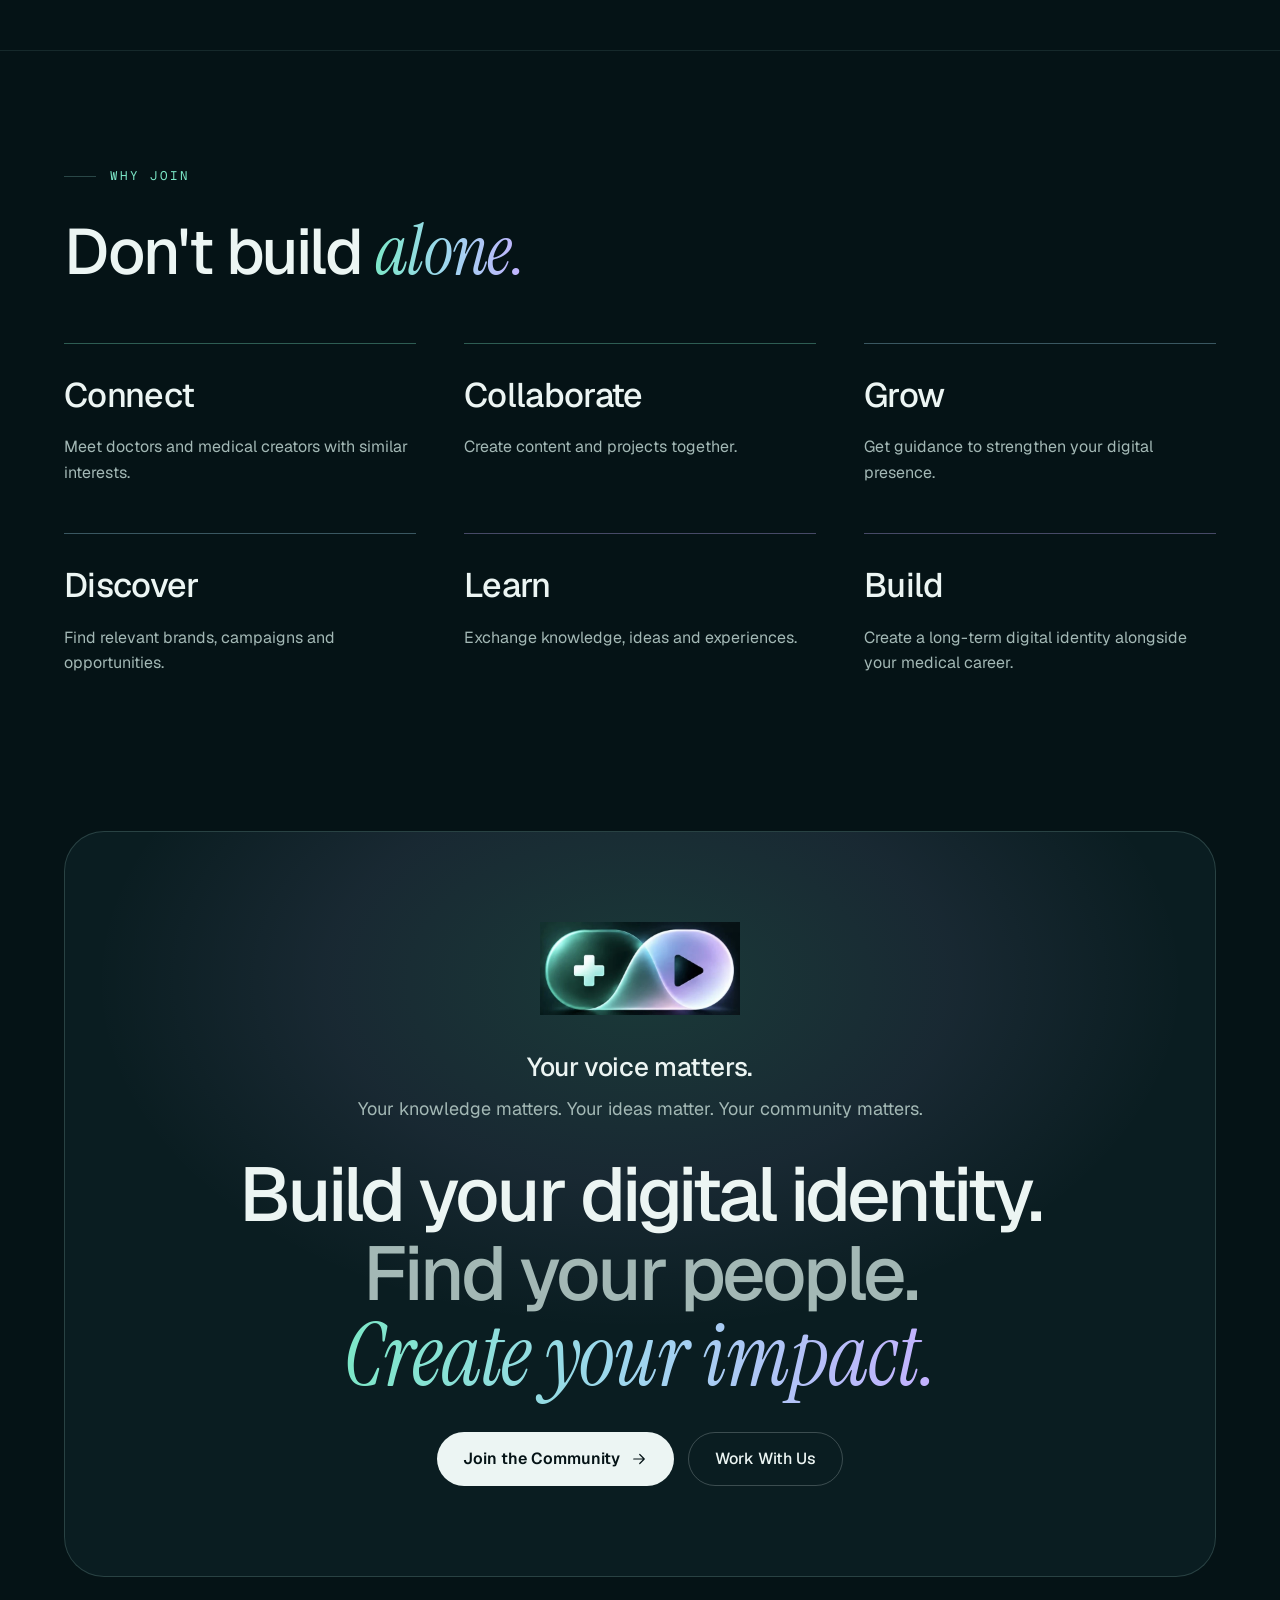
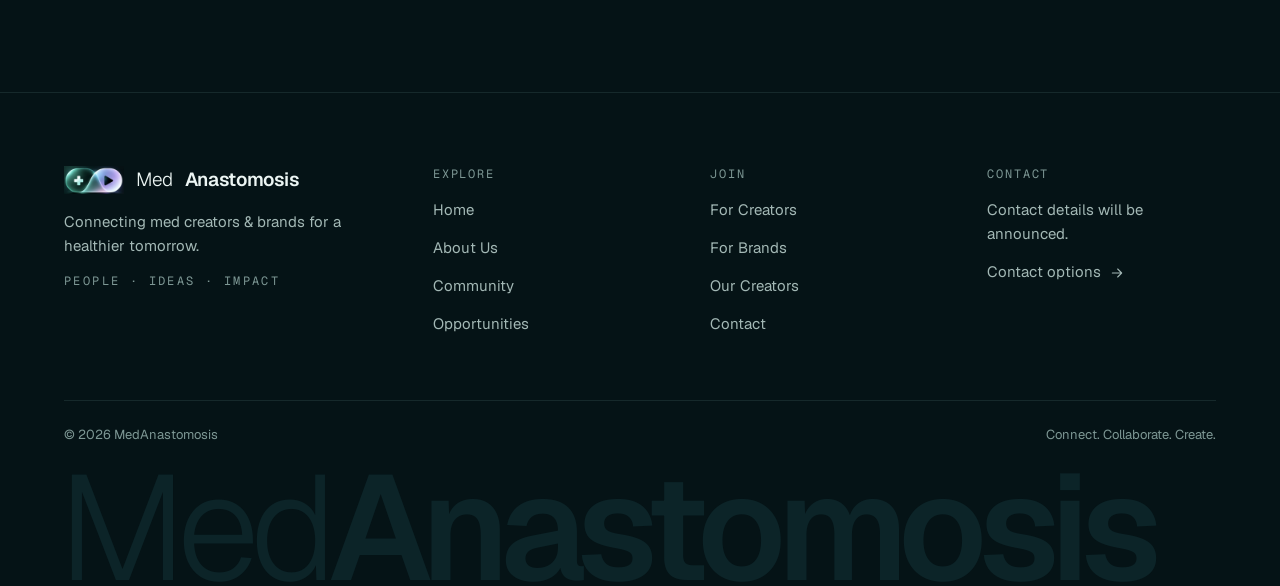
<file: community.html>
<!doctype html>
<html lang="en">
<head>
<meta charset="utf-8">
<meta name="viewport" content="width=device-width, initial-scale=1, viewport-fit=cover">
<title>Community · MedAnastomosis</title>
<meta name="description" content="One community. Many voices. Medical students, FMGs, residents, doctors and consultants.">
<meta name="theme-color" content="#051316">
<link rel="icon" href="assets/mark.webp">
<link rel="stylesheet" href="assets/styles.css">
</head>
<body>
<a class="skip-link" href="#main-content">Skip to content</a>
<svg width="0" height="0" style="position:absolute" aria-hidden="true"><defs>
<symbol id="i-arrow" viewBox="0 0 24 24"><path class="ic" d="M5 12h14M13 6l6 6-6 6"/></symbol>
<symbol id="i-check" viewBox="0 0 24 24"><path class="ic" d="M5 12l4.5 4.5L19 7"/></symbol>
<symbol id="i-search" viewBox="0 0 24 24"><circle class="ic" cx="11" cy="11" r="7"/><path class="ic" d="M20 20l-4-4"/></symbol>
<symbol id="i-info" viewBox="0 0 24 24"><circle class="ic" cx="12" cy="12" r="9"/><path class="ic" d="M12 11v5M12 7.6v.1"/></symbol>
</defs></svg>
<header class="top">
  <div class="wrap nav">
    <a class="brand" href="index.html" aria-label="MedAnastomosis home"><img class="mark" src="assets/mark.webp" width="600" height="280" alt=""><span>Med</span><b>Anastomosis</b></a>
    <nav class="links" aria-label="Main"><a href="index.html">Home</a><a href="about.html">About Us</a><a href="for-creators.html">For Creators</a><a href="for-brands.html">For Brands</a><a href="community.html" aria-current="page">Community</a><a href="our-creators.html">Our Creators</a><a href="opportunities.html">Opportunities</a><a href="contact.html">Contact</a></nav>
    <a class="btn btn-p" href="for-creators.html#join">Join the community</a>
    <details class="menu">
      <summary aria-label="Open menu"><svg viewBox="0 0 24 24"><path class="ic" d="M4 7h16M4 12h16M4 17h16"/></svg></summary>
      <div class="menu-panel"><a href="index.html">Home</a><a href="about.html">About Us</a><a href="for-creators.html">For Creators</a><a href="for-brands.html">For Brands</a><a href="community.html" aria-current="page">Community</a><a href="our-creators.html">Our Creators</a><a href="opportunities.html">Opportunities</a><a href="contact.html">Contact</a><a class="join" href="for-creators.html#join">Join the community</a></div>
    </details>
  </div>
</header>
<main id="main-content" tabindex="-1">
<section class="page-hero community-hero">
  <div class="glow g-teal a"></div><div class="glow g-violet b"></div>
  <div class="wrap stack center" style="position:relative">
    <div class="crumb"><a href="index.html">Home</a><span>/</span><span>Community</span></div>
    <div class="eyebrow">Our community</div>
    <h1>One community.<br><span class="sf gt">Many voices.</span></h1>
    <p class="lead">Different specialties. Different journeys. MedAnastomosis brings them together to connect, share, collaborate and grow.</p>
    <div class="sr">Who’s here</div>
    <div class="cloud">
      <span style="border-color:rgba(124,231,199,.3)">A medical student.</span>
      <span class="sf" style="background:rgba(124,231,199,.10);color:var(--teal)">An FMG.</span>
      <span>A resident.</span>
      <span style="border-color:rgba(158,214,238,.3)">A surgeon.</span>
      <span class="sf" style="background:rgba(158,214,238,.10);color:var(--sky)">A dermatologist.</span>
      <span>A radiologist.</span>
      <span style="border-color:rgba(196,177,255,.3)">A psychiatrist.</span>
      <span class="sf" style="background:rgba(196,177,255,.12);color:var(--violet)">A consultant.</span>
      <span>A doctor building a clinic.</span>
    </div>
    <p class="lead">Different specialties. Different journeys. <span style="color:var(--fg);font-weight:500">One community.</span></p>
    <div class="ctas"><a class="btn btn-p" href="our-creators.html">Meet our creators<svg><use href="#i-arrow"/></svg></a></div>
  </div>
</section>


<section class="pad">
  <div class="wrap split">
    <div class="stack">
      <div class="eyebrow">Beyond social media</div>
      <h2 class="h2">It's not just about <span class="sf gt">followers.</span></h2>
      <p class="lead">A connected medical creator community can create opportunities for:</p>
      <div class="banner">Because a connected community has a <span class="sf gt">stronger voice.</span></div>
    </div>
    <ul class="opps">
      <li style="--d:var(--teal)">Knowledge sharing</li><li style="--d:var(--teal)">Professional networking</li>
      <li style="--d:var(--teal)">Collaboration</li><li style="--d:var(--sky)">Mentorship</li>
      <li style="--d:var(--sky)">Community discussions</li><li style="--d:var(--sky)">Content creation</li>
      <li style="--d:var(--violet)">Career opportunities</li><li style="--d:var(--violet)">Responsible collective communication</li>
    </ul>
  </div>
</section>

<section class="pad">
  <div class="wrap">
    <div class="stack" style="margin-bottom:56px"><div class="eyebrow">Why join</div><h2 class="h2">Don't build <span class="sf gt">alone.</span></h2></div>
    <div class="verbs">
      <div style="--b:rgba(124,231,199,.35)"><h3>Connect</h3><p>Meet doctors and medical creators with similar interests.</p></div>
      <div style="--b:rgba(124,231,199,.35)"><h3>Collaborate</h3><p>Create content and projects together.</p></div>
      <div style="--b:rgba(158,214,238,.35)"><h3>Grow</h3><p>Get guidance to strengthen your digital presence.</p></div>
      <div style="--b:rgba(158,214,238,.35)"><h3>Discover</h3><p>Find relevant brands, campaigns and opportunities.</p></div>
      <div style="--b:rgba(196,177,255,.35)"><h3>Learn</h3><p>Exchange knowledge, ideas and experiences.</p></div>
      <div style="--b:rgba(196,177,255,.35)"><h3>Build</h3><p>Create a long-term digital identity alongside your medical career.</p></div>
    </div>
  </div>
</section>
<section class="final" style="padding-block:40px clamp(72px,9vw,120px)">
  <div class="wrap">
    <div class="cta-card">
      <div class="glow"></div>
      <img class="mark" src="assets/mark.webp" width="600" height="280" alt="">
      <div style="position:relative;display:flex;flex-direction:column;gap:6px">
        <p style="font-size:26px;font-weight:500;letter-spacing:-.015em">Your voice matters.</p>
        <p class="small" style="font-size:18px">Your knowledge matters. Your ideas matter. Your community matters.</p>
      </div>
      <h2>Build your digital identity.<br><span style="color:var(--muted)">Find your people.</span><br><span class="sf gt">Create your impact.</span></h2>
      <div class="ctas" style="justify-content:center;position:relative">
        <a class="btn btn-p" href="for-creators.html#join">Join the Community<svg><use href="#i-arrow"/></svg></a>
        <a class="btn btn-g" href="for-brands.html#enquire">Work With Us</a>
      </div>
    </div>
  </div>
</section>
</main>
<footer id="footer">
  <div class="wrap">
    <div class="foot">
      <div class="col">
        <a class="brand" href="index.html" style="color:var(--fg)"><img class="mark" src="assets/mark.webp" width="600" height="280" alt=""><span>Med</span><b>Anastomosis</b></a>
        <p style="max-width:32ch">Connecting med creators &amp; brands for a healthier tomorrow.</p>
        <span class="mono" style="letter-spacing:.2em">People · Ideas · Impact</span>
      </div>
      <nav aria-label="Explore"><span class="mono">Explore</span><a href="index.html">Home</a><a href="about.html">About Us</a><a href="community.html" aria-current="page">Community</a><a href="opportunities.html">Opportunities</a></nav>
      <nav aria-label="Join"><span class="mono">Join</span><a href="for-creators.html">For Creators</a><a href="for-brands.html">For Brands</a><a href="our-creators.html">Our Creators</a><a href="contact.html">Contact</a></nav>
      <div class="col"><span class="mono">Contact</span><span>Contact details will be announced.</span><a href="contact.html">Contact options<svg class="inline-arrow" aria-hidden="true"><use href="#i-arrow"/></svg></a></div>
    </div>
    <div class="legal"><span>© 2026 MedAnastomosis</span><span>Connect. Collaborate. Create.</span></div>
    <div class="giant" aria-hidden="true"><span>Med</span>Anastomosis</div>
  </div>
</footer>
<script src="assets/main.js"></script>
</body>
</html>
</file>
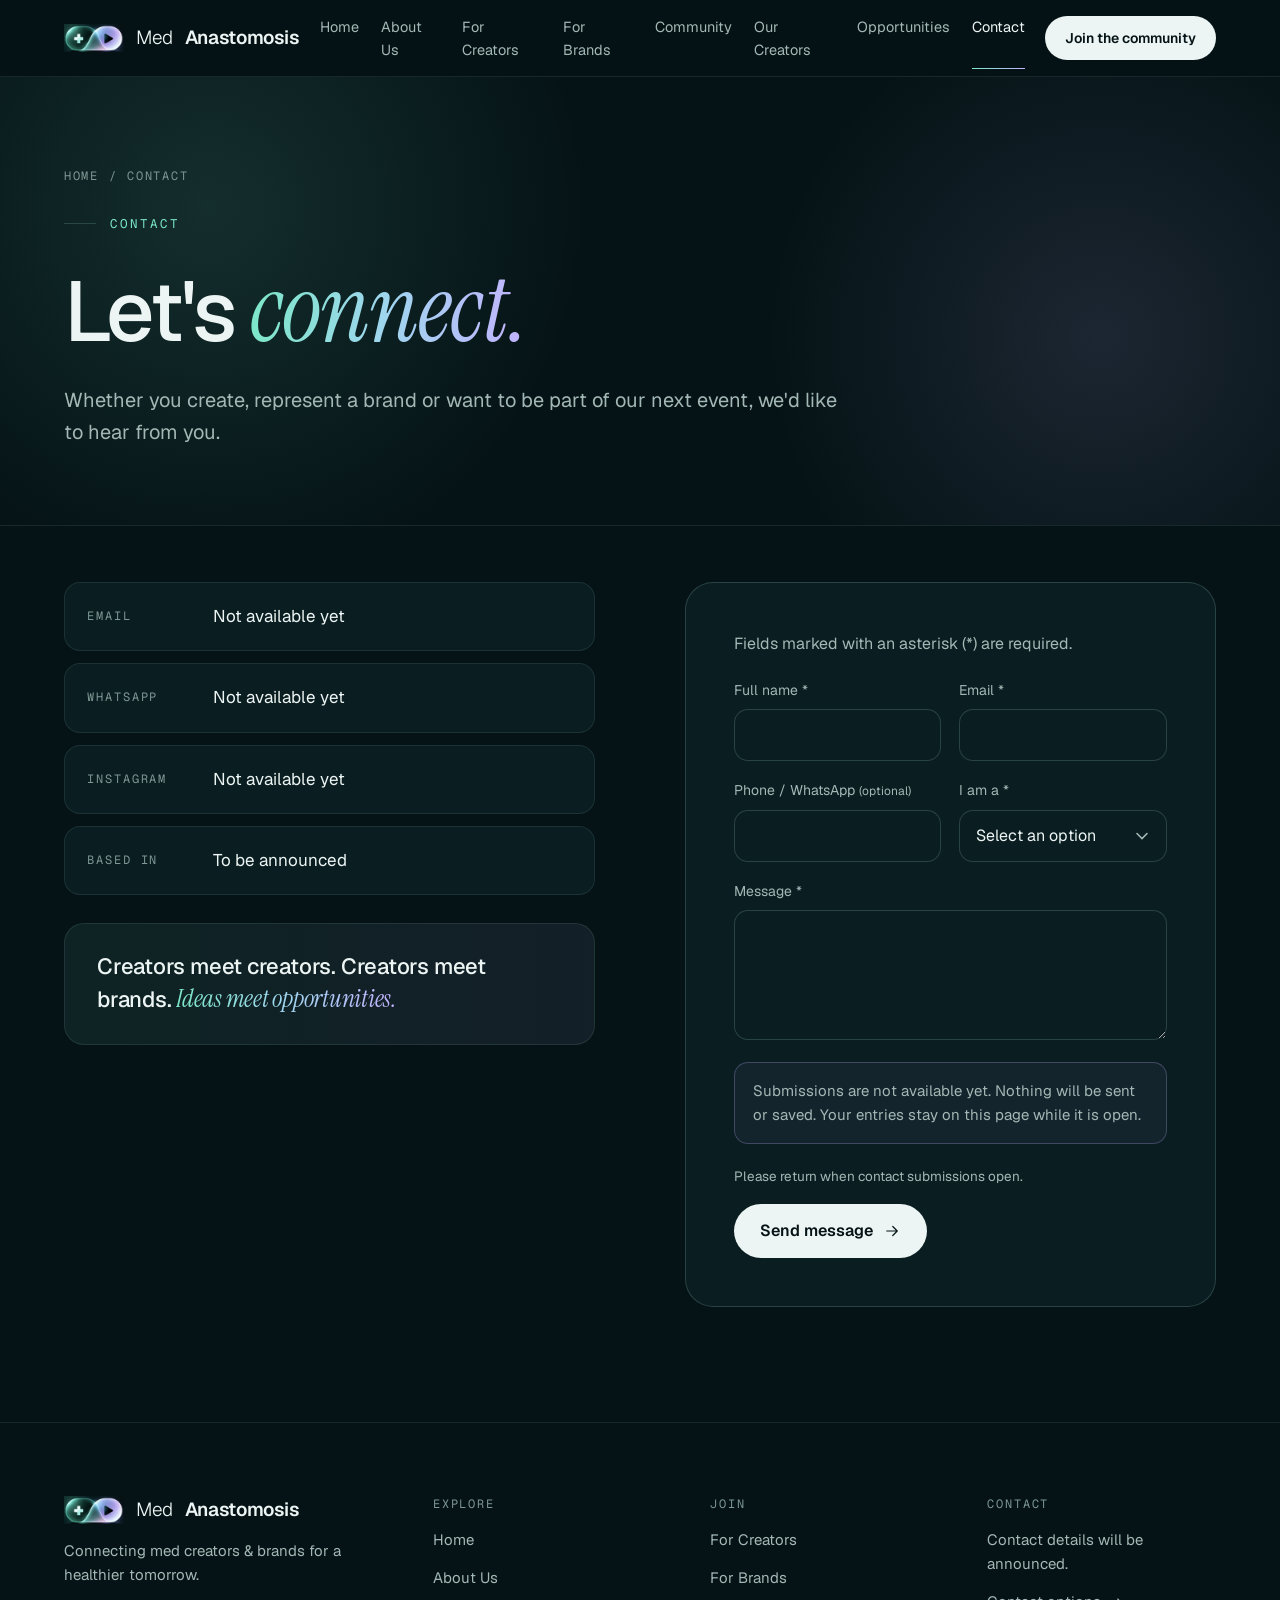
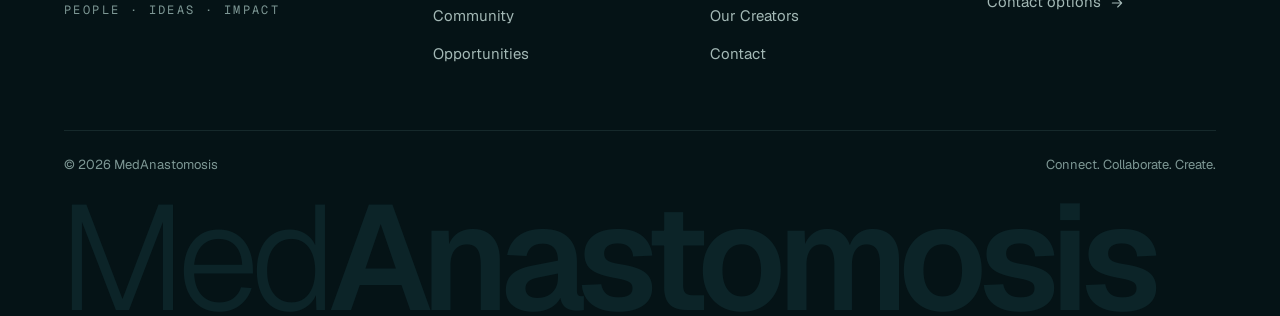
<file: contact.html>
<!doctype html>
<html lang="en">
<head>
<meta charset="utf-8">
<meta name="viewport" content="width=device-width, initial-scale=1, viewport-fit=cover">
<title>Contact · MedAnastomosis</title>
<meta name="description" content="Get in touch with MedAnastomosis.">
<meta name="theme-color" content="#051316">
<link rel="icon" href="assets/mark.webp">
<link rel="stylesheet" href="assets/styles.css">
</head>
<body>
<a class="skip-link" href="#main-content">Skip to content</a>
<svg width="0" height="0" style="position:absolute" aria-hidden="true"><defs>
<symbol id="i-arrow" viewBox="0 0 24 24"><path class="ic" d="M5 12h14M13 6l6 6-6 6"/></symbol>
<symbol id="i-check" viewBox="0 0 24 24"><path class="ic" d="M5 12l4.5 4.5L19 7"/></symbol>
<symbol id="i-search" viewBox="0 0 24 24"><circle class="ic" cx="11" cy="11" r="7"/><path class="ic" d="M20 20l-4-4"/></symbol>
<symbol id="i-info" viewBox="0 0 24 24"><circle class="ic" cx="12" cy="12" r="9"/><path class="ic" d="M12 11v5M12 7.6v.1"/></symbol>
</defs></svg>
<header class="top">
  <div class="wrap nav">
    <a class="brand" href="index.html" aria-label="MedAnastomosis home"><img class="mark" src="assets/mark.webp" width="600" height="280" alt=""><span>Med</span><b>Anastomosis</b></a>
    <nav class="links" aria-label="Main"><a href="index.html">Home</a><a href="about.html">About Us</a><a href="for-creators.html">For Creators</a><a href="for-brands.html">For Brands</a><a href="community.html">Community</a><a href="our-creators.html">Our Creators</a><a href="opportunities.html">Opportunities</a><a href="contact.html" aria-current="page">Contact</a></nav>
    <a class="btn btn-p" href="for-creators.html#join">Join the community</a>
    <details class="menu">
      <summary aria-label="Open menu"><svg viewBox="0 0 24 24"><path class="ic" d="M4 7h16M4 12h16M4 17h16"/></svg></summary>
      <div class="menu-panel"><a href="index.html">Home</a><a href="about.html">About Us</a><a href="for-creators.html">For Creators</a><a href="for-brands.html">For Brands</a><a href="community.html">Community</a><a href="our-creators.html">Our Creators</a><a href="opportunities.html">Opportunities</a><a href="contact.html" aria-current="page">Contact</a><a class="join" href="for-creators.html#join">Join the community</a></div>
    </details>
  </div>
</header>
<main id="main-content" tabindex="-1">
<section class="page-hero">
  <div class="glow g-teal a"></div><div class="glow g-violet b"></div>
  <div class="wrap stack" style="position:relative">
    <div class="crumb"><a href="index.html">Home</a><span>/</span><span>Contact</span></div>
    <div class="eyebrow">Contact</div>
    <h1>Let's <span class="sf gt">connect.</span></h1>
    <p class="lead">Whether you create, represent a brand or want to be part of our next event, we'd like to hear from you.</p>
    
  </div>
</section>
<section class="pad" style="padding-top:56px">
  <div class="wrap split">
    <div class="stack">
      <div class="contact-list">
        <div><span class="mono">Email</span><span>Not available yet</span></div>
        <div><span class="mono">WhatsApp</span><span>Not available yet</span></div>
        <div><span class="mono">Instagram</span><span>Not available yet</span></div>
        <div><span class="mono">Based in</span><span>To be announced</span></div>
      </div>
      <div class="banner">Creators meet creators. Creators meet brands. <span class="sf gt">Ideas meet opportunities.</span></div>
    </div>
    <form class="form-card" data-demo data-form="contact" novalidate>
      <p class="small">Fields marked with an asterisk (*) are required.</p>
      <div class="form-grid">
        <div class="fld"><label for="k-name">Full name <span aria-hidden="true">*</span></label><input class="field" id="k-name" name="name" autocomplete="name" required></div>
        <div class="fld"><label for="k-email">Email <span aria-hidden="true">*</span></label><input class="field" id="k-email" name="email" type="email" autocomplete="email" required></div>
        <div class="fld"><label for="k-phone">Phone / WhatsApp <span class="optional">(optional)</span></label><input class="field" id="k-phone" name="phone" type="tel" autocomplete="tel"></div>
        <div class="fld"><label for="k-who">I am a <span aria-hidden="true">*</span></label><select class="field" id="k-who" name="type" required><option value="">Select an option</option><option>Medical creator</option><option>Brand</option><option>Event attendee</option><option>Other</option></select></div>
        <div class="fld full"><label for="k-msg">Message <span aria-hidden="true">*</span></label><textarea class="field" id="k-msg" name="message" required></textarea></div>
      </div>
      <p class="form-note">Submissions are not available yet. Nothing will be sent or saved. Your entries stay on this page while it is open.</p>
      <noscript><p class="form-note">JavaScript is required to validate this form. Submissions remain unavailable.</p></noscript>
      <p class="form-status" role="status" tabindex="-1" hidden></p>
      <div class="form-foot"><p>Please return when contact submissions open.</p><button class="btn btn-p" type="submit" disabled>Send message<svg><use href="#i-arrow"/></svg></button></div>
    </form>
  </div>
</section>
</main>
<footer id="footer">
  <div class="wrap">
    <div class="foot">
      <div class="col">
        <a class="brand" href="index.html" style="color:var(--fg)"><img class="mark" src="assets/mark.webp" width="600" height="280" alt=""><span>Med</span><b>Anastomosis</b></a>
        <p style="max-width:32ch">Connecting med creators &amp; brands for a healthier tomorrow.</p>
        <span class="mono" style="letter-spacing:.2em">People · Ideas · Impact</span>
      </div>
      <nav aria-label="Explore"><span class="mono">Explore</span><a href="index.html">Home</a><a href="about.html">About Us</a><a href="community.html">Community</a><a href="opportunities.html">Opportunities</a></nav>
      <nav aria-label="Join"><span class="mono">Join</span><a href="for-creators.html">For Creators</a><a href="for-brands.html">For Brands</a><a href="our-creators.html">Our Creators</a><a href="contact.html" aria-current="page">Contact</a></nav>
      <div class="col"><span class="mono">Contact</span><span>Contact details will be announced.</span><a href="contact.html" aria-current="page">Contact options<svg class="inline-arrow" aria-hidden="true"><use href="#i-arrow"/></svg></a></div>
    </div>
    <div class="legal"><span>© 2026 MedAnastomosis</span><span>Connect. Collaborate. Create.</span></div>
    <div class="giant" aria-hidden="true"><span>Med</span>Anastomosis</div>
  </div>
</footer>
<script src="assets/main.js"></script>
</body>
</html>
</file>
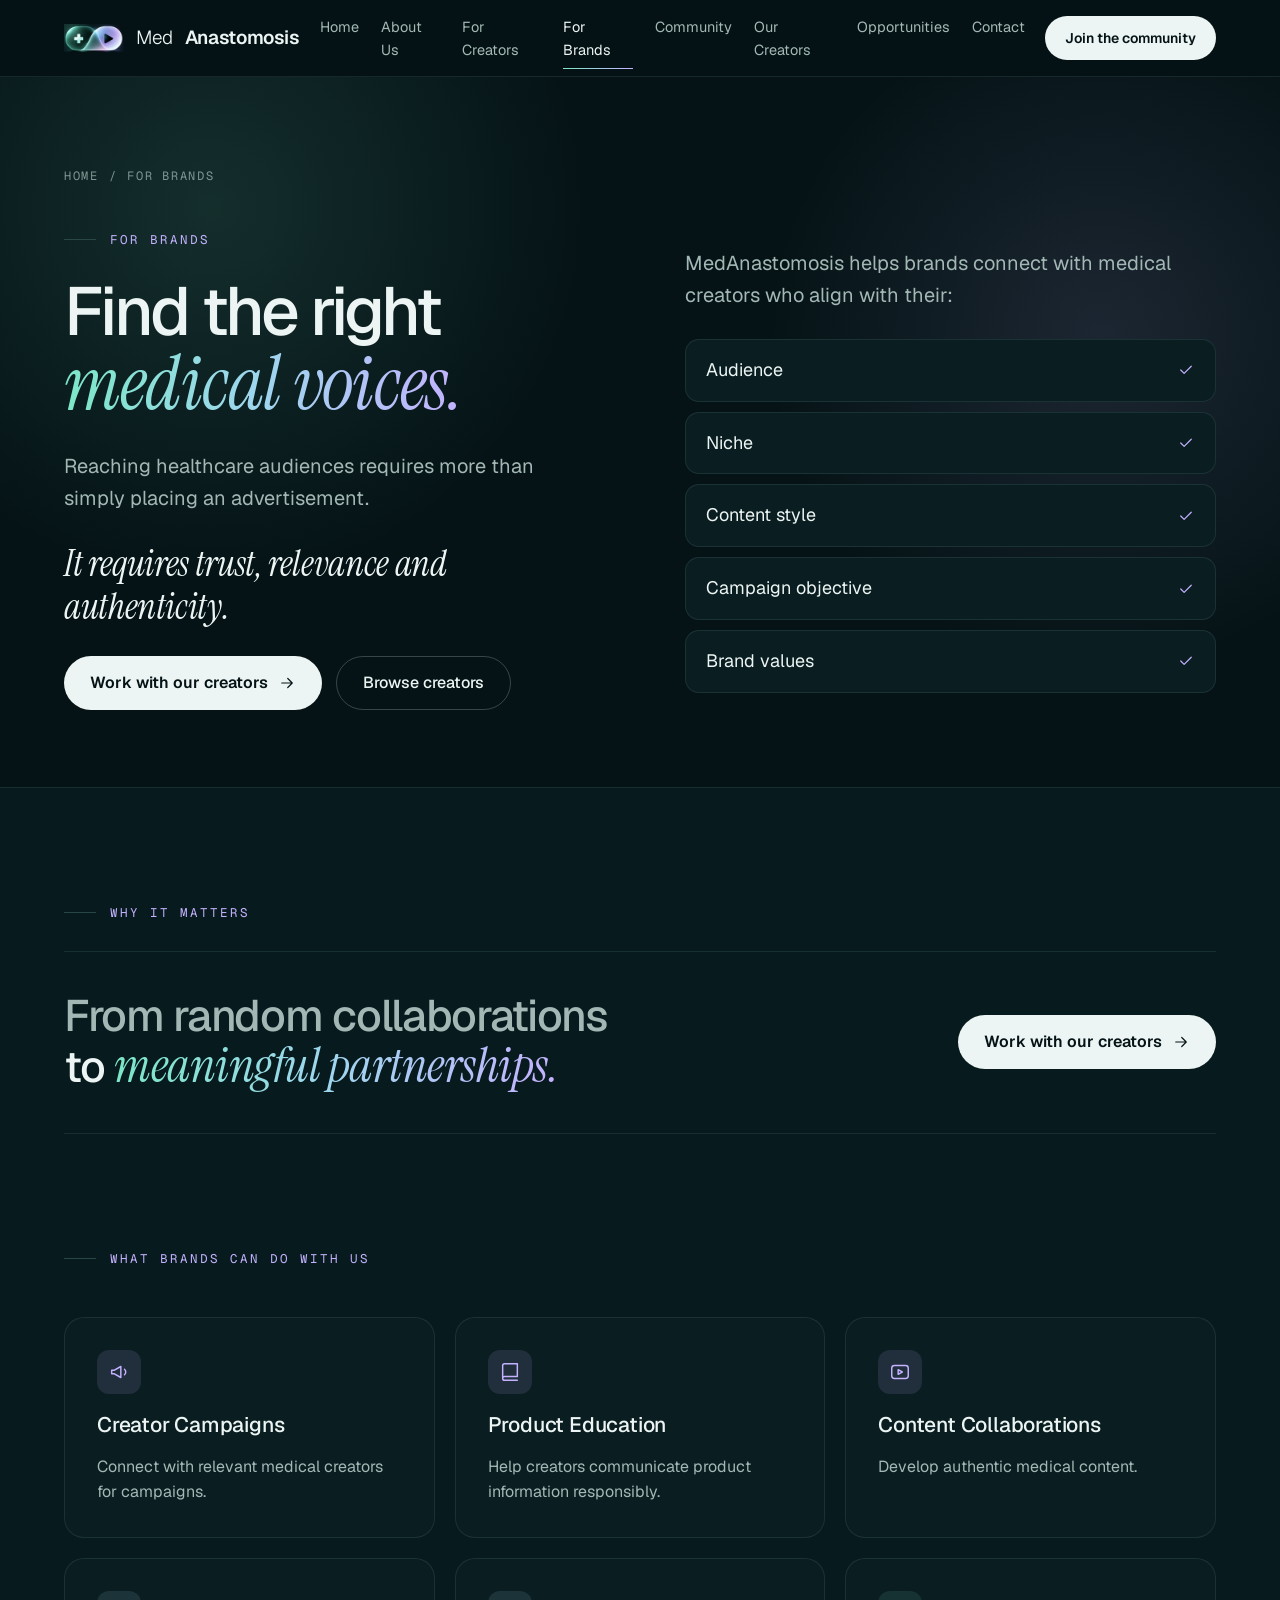
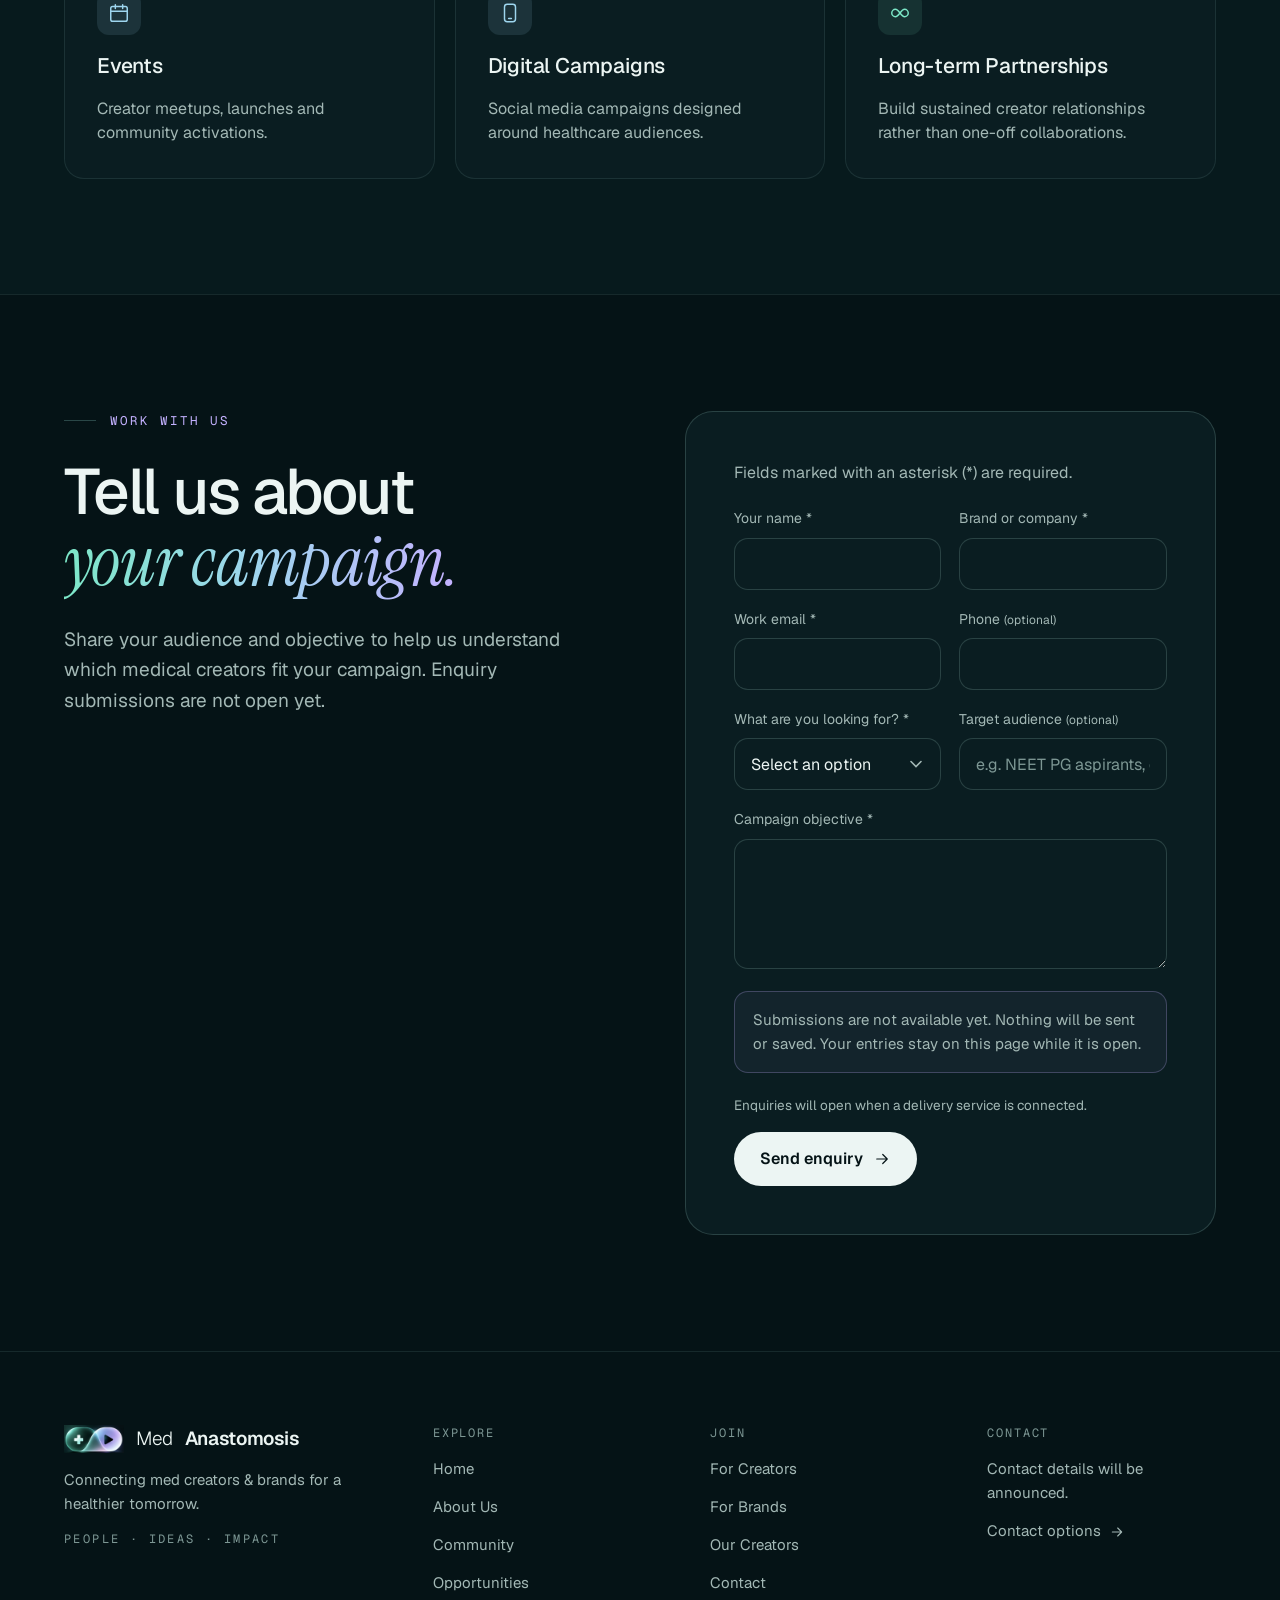
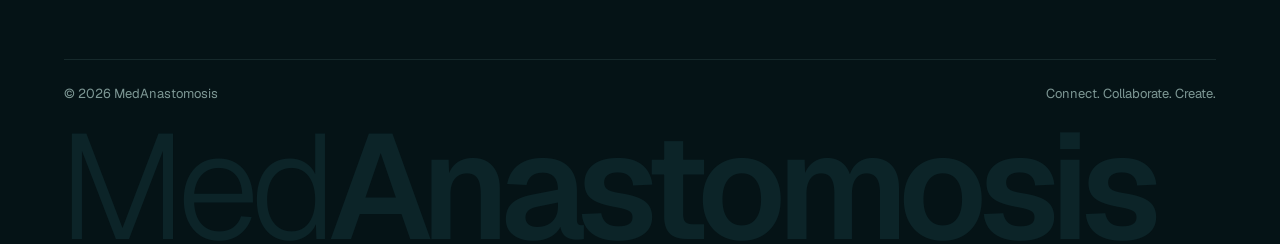
<file: for-brands.html>
<!doctype html>
<html lang="en">
<head>
<meta charset="utf-8">
<meta name="viewport" content="width=device-width, initial-scale=1, viewport-fit=cover">
<title>For Brands · MedAnastomosis</title>
<meta name="description" content="Find the right medical voices for your healthcare campaigns.">
<meta name="theme-color" content="#051316">
<link rel="icon" href="assets/mark.webp">
<link rel="stylesheet" href="assets/styles.css">
</head>
<body>
<a class="skip-link" href="#main-content">Skip to content</a>
<svg width="0" height="0" style="position:absolute" aria-hidden="true"><defs>
<symbol id="i-arrow" viewBox="0 0 24 24"><path class="ic" d="M5 12h14M13 6l6 6-6 6"/></symbol>
<symbol id="i-check" viewBox="0 0 24 24"><path class="ic" d="M5 12l4.5 4.5L19 7"/></symbol>
<symbol id="i-search" viewBox="0 0 24 24"><circle class="ic" cx="11" cy="11" r="7"/><path class="ic" d="M20 20l-4-4"/></symbol>
<symbol id="i-info" viewBox="0 0 24 24"><circle class="ic" cx="12" cy="12" r="9"/><path class="ic" d="M12 11v5M12 7.6v.1"/></symbol>
</defs></svg>
<header class="top">
  <div class="wrap nav">
    <a class="brand" href="index.html" aria-label="MedAnastomosis home"><img class="mark" src="assets/mark.webp" width="600" height="280" alt=""><span>Med</span><b>Anastomosis</b></a>
    <nav class="links" aria-label="Main"><a href="index.html">Home</a><a href="about.html">About Us</a><a href="for-creators.html">For Creators</a><a href="for-brands.html" aria-current="page">For Brands</a><a href="community.html">Community</a><a href="our-creators.html">Our Creators</a><a href="opportunities.html">Opportunities</a><a href="contact.html">Contact</a></nav>
    <a class="btn btn-p" href="for-creators.html#join">Join the community</a>
    <details class="menu">
      <summary aria-label="Open menu"><svg viewBox="0 0 24 24"><path class="ic" d="M4 7h16M4 12h16M4 17h16"/></svg></summary>
      <div class="menu-panel"><a href="index.html">Home</a><a href="about.html">About Us</a><a href="for-creators.html">For Creators</a><a href="for-brands.html" aria-current="page">For Brands</a><a href="community.html">Community</a><a href="our-creators.html">Our Creators</a><a href="opportunities.html">Opportunities</a><a href="contact.html">Contact</a><a class="join" href="for-creators.html#join">Join the community</a></div>
    </details>
  </div>
</header>
<main id="main-content" tabindex="-1">
<section class="page-hero editorial-hero">
  <div class="glow g-teal a"></div><div class="glow g-violet b"></div>
  <div class="wrap" style="position:relative">
    <div class="crumb"><a href="index.html">Home</a><span>/</span><span>For Brands</span></div>
    <div class="split">
    <div class="stack">
    <div class="eyebrow v">For brands</div>
    <h1>Find the right <span class="sf gt">medical voices.</span></h1>
    <p class="lead">Reaching healthcare audiences requires more than simply placing an advertisement.</p>
    <p class="sf" style="font-size:clamp(28px,3vw,36px);line-height:1.2">It requires trust, relevance and authenticity.</p>
    <div class="ctas"><a class="btn btn-p" href="#enquire">Work with our creators<svg><use href="#i-arrow"/></svg></a><a class="btn btn-g" href="our-creators.html">Browse creators</a></div>
    </div>
    <div class="stack"><p class="lead">MedAnastomosis helps brands connect with medical creators who align with their:</p>
    <ul class="align-list">
      <li>Audience<svg><use href="#i-check"/></svg></li><li>Niche<svg><use href="#i-check"/></svg></li><li>Content style<svg><use href="#i-check"/></svg></li><li>Campaign objective<svg><use href="#i-check"/></svg></li><li>Brand values<svg><use href="#i-check"/></svg></li>
    </ul>
    </div>
    </div>
  </div>
</section>
<section class="pad alt partnership-section">
  <div class="wrap stack">
    <div class="eyebrow v">Why it matters</div>
    <div class="quote-band"><p><span style="color:var(--muted)">From random collaborations</span><br>to <span class="sf gt">meaningful partnerships.</span></p><a class="btn btn-p" href="#enquire">Work with our creators<svg><use href="#i-arrow"/></svg></a></div>
  </div>
</section>

<section class="pad alt" style="border-top:0;padding-top:0">
  <div class="wrap">
    <div class="stack" style="margin-bottom:48px"><div class="eyebrow v">What brands can do with us</div></div>
    <div class="grid3">
      <article class="card"><div class="tile t-vio"><svg viewBox="0 0 24 24"><path class="ic" d="M4 10v4h3l7 4V6l-7 4H4zM18 9a4 4 0 0 1 0 6"/></svg></div><h3>Creator Campaigns</h3><p>Connect with relevant medical creators for campaigns.</p></article>
      <article class="card"><div class="tile t-vio"><svg viewBox="0 0 24 24"><path class="ic" d="M4 19V5a2 2 0 0 1 2-2h14v14H6a2 2 0 0 0-2 2zm0 0a2 2 0 0 0 2 2h14"/></svg></div><h3>Product Education</h3><p>Help creators communicate product information responsibly.</p></article>
      <article class="card"><div class="tile t-vio"><svg viewBox="0 0 24 24"><rect class="ic" x="3" y="5" width="18" height="14" rx="3"/><path class="ic" d="M10 9.5l4.5 2.5-4.5 2.5z"/></svg></div><h3>Content Collaborations</h3><p>Develop authentic medical content.</p></article>
      <article class="card"><div class="tile t-sky"><svg viewBox="0 0 24 24"><rect class="ic" x="3" y="5" width="18" height="16" rx="2"/><path class="ic" d="M3 10h18M8 3v4M16 3v4"/></svg></div><h3>Events</h3><p>Creator meetups, launches and community activations.</p></article>
      <article class="card"><div class="tile t-sky"><svg viewBox="0 0 24 24"><rect class="ic" x="6" y="2.5" width="12" height="19" rx="3"/><path class="ic" d="M10.5 18h3"/></svg></div><h3>Digital Campaigns</h3><p>Social media campaigns designed around healthcare audiences.</p></article>
      <article class="card"><div class="tile t-teal"><svg viewBox="0 0 24 24"><path class="ic" d="M7 16c-2.2 0-4-1.8-4-4s1.8-4 4-4c4 0 6 8 10 8 2.2 0 4-1.8 4-4s-1.8-4-4-4c-4 0-6 8-10 8z"/></svg></div><h3>Long-term Partnerships</h3><p>Build sustained creator relationships rather than one-off collaborations.</p></article>
    </div>
  </div>
</section>

<section class="pad" id="enquire">
  <div class="wrap split">
    <div class="stack">
      <div class="eyebrow v">Work with us</div>
      <h2 class="h2">Tell us about <span class="sf gt">your campaign.</span></h2>
      <p class="lead">Share your audience and objective to help us understand which medical creators fit your campaign. Enquiry submissions are not open yet.</p>
    </div>
    <form class="form-card" data-demo data-form="brand" novalidate>
      <p class="small">Fields marked with an asterisk (*) are required.</p>
      <div class="form-grid">
        <div class="fld"><label for="b-name">Your name <span aria-hidden="true">*</span></label><input class="field" id="b-name" name="name" autocomplete="name" required></div>
        <div class="fld"><label for="b-company">Brand or company <span aria-hidden="true">*</span></label><input class="field" id="b-company" name="company" autocomplete="organization" required></div>
        <div class="fld"><label for="b-email">Work email <span aria-hidden="true">*</span></label><input class="field" id="b-email" name="email" type="email" autocomplete="email" required></div>
        <div class="fld"><label for="b-phone">Phone <span class="optional">(optional)</span></label><input class="field" id="b-phone" name="phone" type="tel" autocomplete="tel"></div>
        <div class="fld"><label for="b-type">What are you looking for? <span aria-hidden="true">*</span></label>
          <select class="field" id="b-type" name="interest" required><option value="">Select an option</option><option>Creator campaigns</option><option>Product education</option><option>Content collaborations</option><option>Events</option><option>Digital campaigns</option><option>Long-term partnership</option></select></div>
        <div class="fld"><label for="b-aud">Target audience <span class="optional">(optional)</span></label><input class="field" id="b-aud" name="audience" placeholder="e.g. NEET PG aspirants, dermatologists"></div>
        <div class="fld full"><label for="b-msg">Campaign objective <span aria-hidden="true">*</span></label><textarea class="field" id="b-msg" name="message" required></textarea></div>
      </div>
      <p class="form-note">Submissions are not available yet. Nothing will be sent or saved. Your entries stay on this page while it is open.</p>
      <noscript><p class="form-note">JavaScript is required to validate this form. Submissions remain unavailable.</p></noscript>
      <p class="form-status" role="status" tabindex="-1" hidden></p>
      <div class="form-foot"><p>Enquiries will open when a delivery service is connected.</p><button class="btn btn-p" type="submit" disabled>Send enquiry<svg><use href="#i-arrow"/></svg></button></div>
    </form>
  </div>
</section>
</main>
<footer id="footer">
  <div class="wrap">
    <div class="foot">
      <div class="col">
        <a class="brand" href="index.html" style="color:var(--fg)"><img class="mark" src="assets/mark.webp" width="600" height="280" alt=""><span>Med</span><b>Anastomosis</b></a>
        <p style="max-width:32ch">Connecting med creators &amp; brands for a healthier tomorrow.</p>
        <span class="mono" style="letter-spacing:.2em">People · Ideas · Impact</span>
      </div>
      <nav aria-label="Explore"><span class="mono">Explore</span><a href="index.html">Home</a><a href="about.html">About Us</a><a href="community.html">Community</a><a href="opportunities.html">Opportunities</a></nav>
      <nav aria-label="Join"><span class="mono">Join</span><a href="for-creators.html">For Creators</a><a href="for-brands.html" aria-current="page">For Brands</a><a href="our-creators.html">Our Creators</a><a href="contact.html">Contact</a></nav>
      <div class="col"><span class="mono">Contact</span><span>Contact details will be announced.</span><a href="contact.html">Contact options<svg class="inline-arrow" aria-hidden="true"><use href="#i-arrow"/></svg></a></div>
    </div>
    <div class="legal"><span>© 2026 MedAnastomosis</span><span>Connect. Collaborate. Create.</span></div>
    <div class="giant" aria-hidden="true"><span>Med</span>Anastomosis</div>
  </div>
</footer>
<script src="assets/main.js"></script>
</body>
</html>
</file>
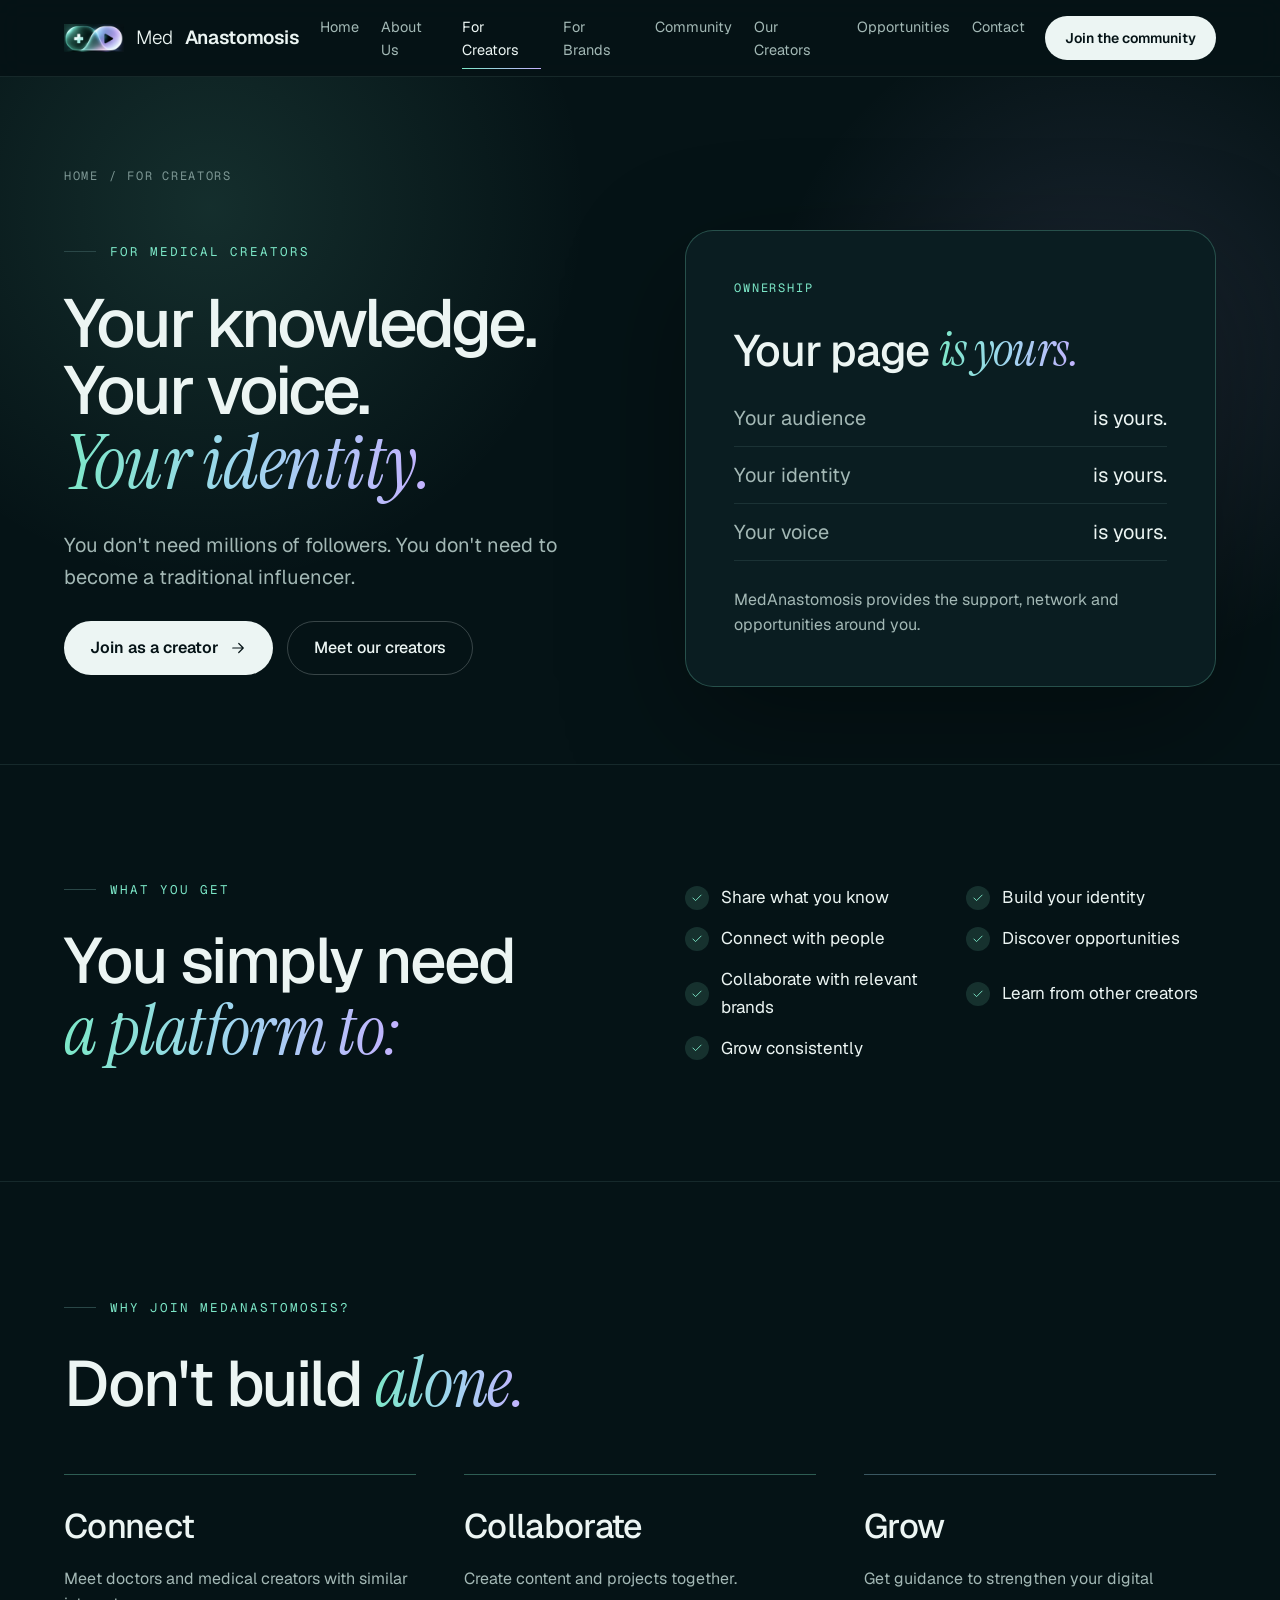
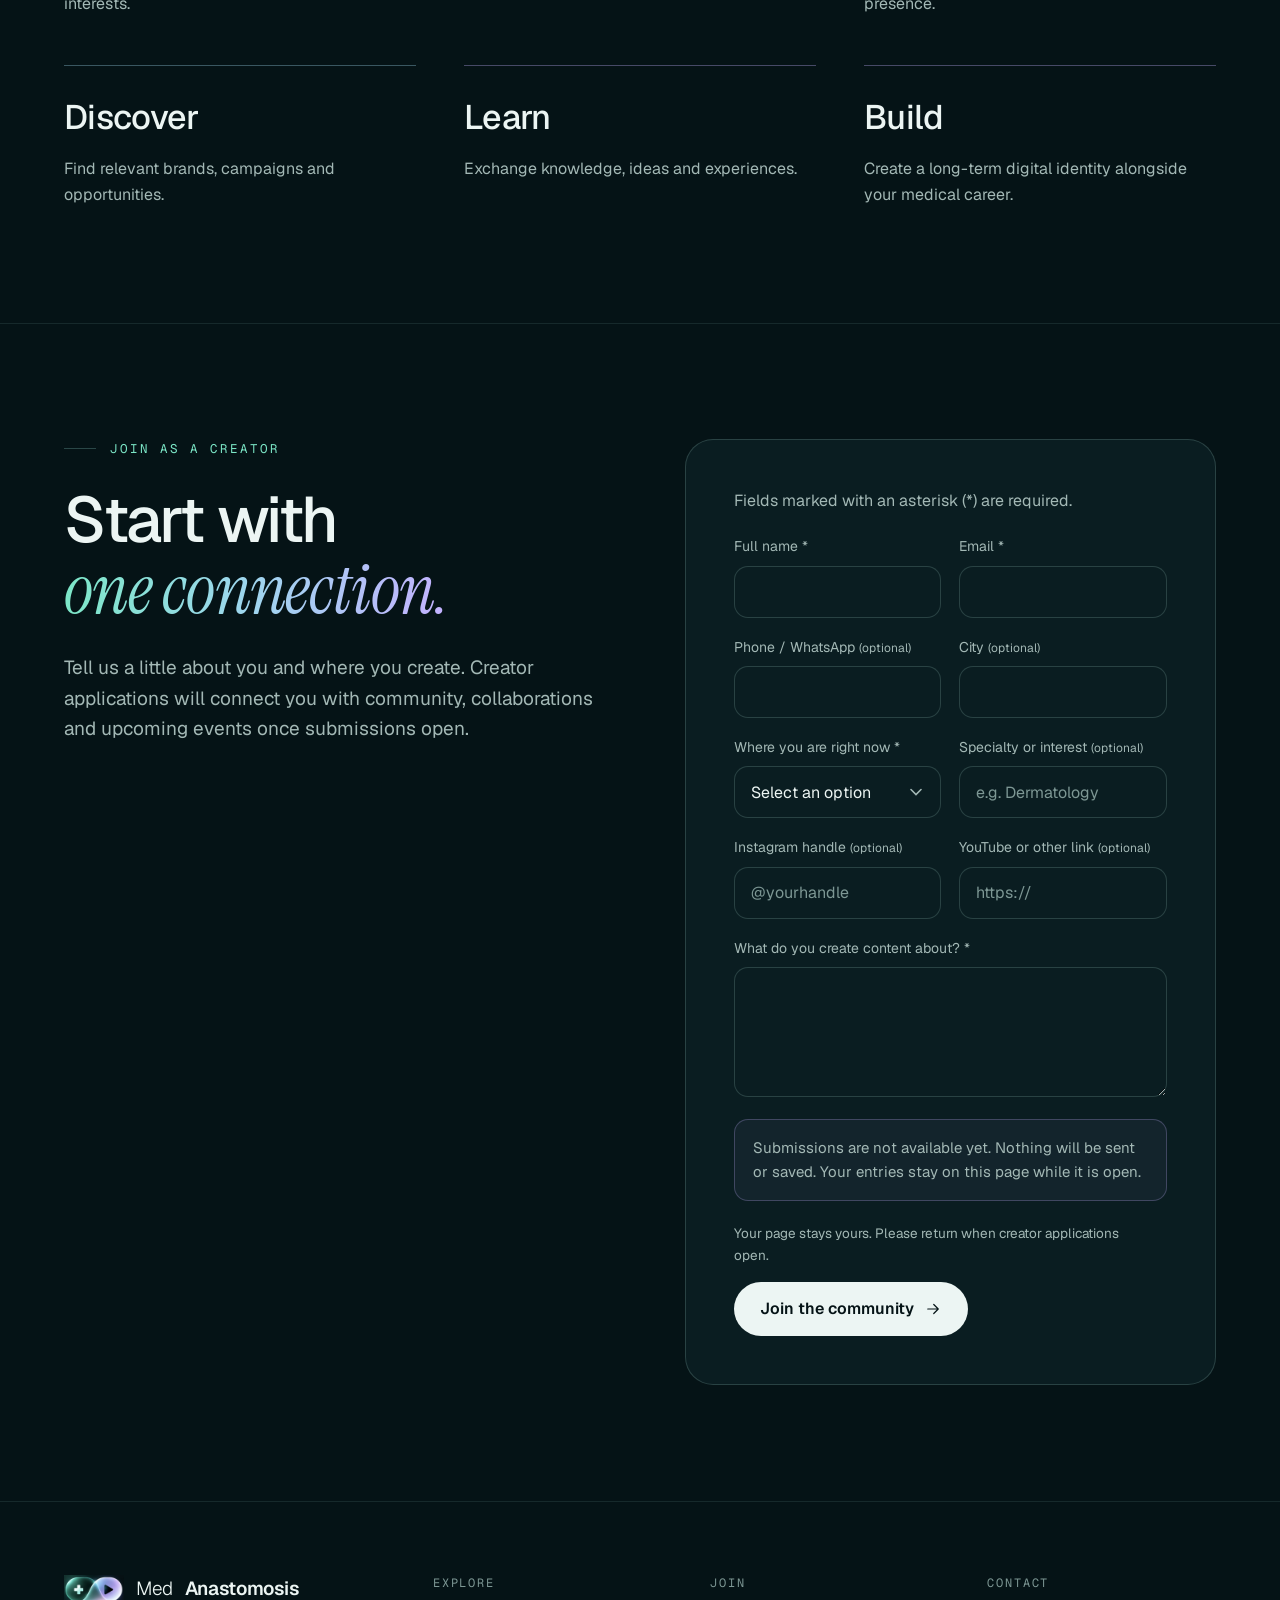
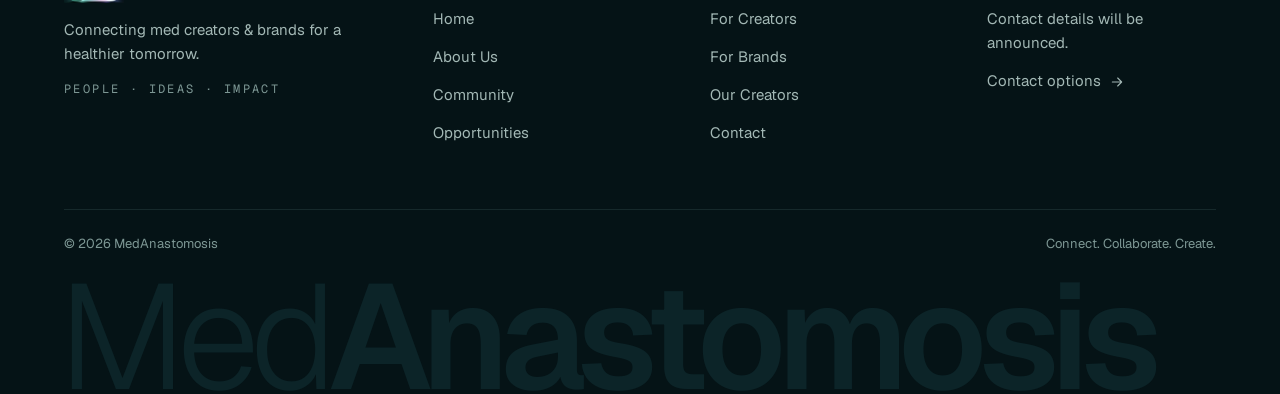
<file: for-creators.html>
<!doctype html>
<html lang="en">
<head>
<meta charset="utf-8">
<meta name="viewport" content="width=device-width, initial-scale=1, viewport-fit=cover">
<title>For Creators · MedAnastomosis</title>
<meta name="description" content="Your knowledge. Your voice. Your identity. Join the MedAnastomosis medical creator community.">
<meta name="theme-color" content="#051316">
<link rel="icon" href="assets/mark.webp">
<link rel="stylesheet" href="assets/styles.css">
</head>
<body>
<a class="skip-link" href="#main-content">Skip to content</a>
<svg width="0" height="0" style="position:absolute" aria-hidden="true"><defs>
<symbol id="i-arrow" viewBox="0 0 24 24"><path class="ic" d="M5 12h14M13 6l6 6-6 6"/></symbol>
<symbol id="i-check" viewBox="0 0 24 24"><path class="ic" d="M5 12l4.5 4.5L19 7"/></symbol>
<symbol id="i-search" viewBox="0 0 24 24"><circle class="ic" cx="11" cy="11" r="7"/><path class="ic" d="M20 20l-4-4"/></symbol>
<symbol id="i-info" viewBox="0 0 24 24"><circle class="ic" cx="12" cy="12" r="9"/><path class="ic" d="M12 11v5M12 7.6v.1"/></symbol>
</defs></svg>
<header class="top">
  <div class="wrap nav">
    <a class="brand" href="index.html" aria-label="MedAnastomosis home"><img class="mark" src="assets/mark.webp" width="600" height="280" alt=""><span>Med</span><b>Anastomosis</b></a>
    <nav class="links" aria-label="Main"><a href="index.html">Home</a><a href="about.html">About Us</a><a href="for-creators.html" aria-current="page">For Creators</a><a href="for-brands.html">For Brands</a><a href="community.html">Community</a><a href="our-creators.html">Our Creators</a><a href="opportunities.html">Opportunities</a><a href="contact.html">Contact</a></nav>
    <a class="btn btn-p" href="for-creators.html#join">Join the community</a>
    <details class="menu">
      <summary aria-label="Open menu"><svg viewBox="0 0 24 24"><path class="ic" d="M4 7h16M4 12h16M4 17h16"/></svg></summary>
      <div class="menu-panel"><a href="index.html">Home</a><a href="about.html">About Us</a><a href="for-creators.html" aria-current="page">For Creators</a><a href="for-brands.html">For Brands</a><a href="community.html">Community</a><a href="our-creators.html">Our Creators</a><a href="opportunities.html">Opportunities</a><a href="contact.html">Contact</a><a class="join" href="for-creators.html#join">Join the community</a></div>
    </details>
  </div>
</header>
<main id="main-content" tabindex="-1">
<section class="page-hero editorial-hero">
  <div class="glow g-teal a"></div><div class="glow g-violet b"></div>
  <div class="wrap" style="position:relative">
    <div class="crumb"><a href="index.html">Home</a><span>/</span><span>For Creators</span></div>
    <div class="split">
    <div class="stack">
    <div class="eyebrow">For medical creators</div>
    <h1>Your knowledge.<br>Your voice.<br><span class="sf gt">Your identity.</span></h1>
    <p class="lead">You don't need millions of followers. You don't need to become a traditional influencer.</p>
    <div class="ctas"><a class="btn btn-p" href="#join">Join as a creator<svg><use href="#i-arrow"/></svg></a><a class="btn btn-g" href="our-creators.html">Meet our creators</a></div>
    </div>
    <div class="own">
      <span class="mono" style="color:var(--teal)">Ownership</span>
      <h3>Your page <span class="sf gt">is yours.</span></h3>
      <dl><div><dt>Your audience</dt><dd>is yours.</dd></div><div><dt>Your identity</dt><dd>is yours.</dd></div><div><dt>Your voice</dt><dd>is yours.</dd></div></dl>
      <p class="small">MedAnastomosis provides the support, network and opportunities around you.</p>
    </div>
    </div>
  </div>
</section>
<section class="pad">
  <div class="wrap split" style="align-items:center">
    <div class="stack"><div class="eyebrow">What you get</div><h2 class="h2">You simply need <span class="sf gt">a platform to:</span></h2></div>
    <ul class="checks"><li><span><svg><use href="#i-check"/></svg></span>Share what you know</li><li><span><svg><use href="#i-check"/></svg></span>Build your identity</li><li><span><svg><use href="#i-check"/></svg></span>Connect with people</li><li><span><svg><use href="#i-check"/></svg></span>Discover opportunities</li><li><span><svg><use href="#i-check"/></svg></span>Collaborate with relevant brands</li><li><span><svg><use href="#i-check"/></svg></span>Learn from other creators</li><li><span><svg><use href="#i-check"/></svg></span>Grow consistently</li></ul>
  </div>
</section>

<section class="pad">
  <div class="wrap">
    <div class="stack" style="margin-bottom:56px"><div class="eyebrow">Why join MedAnastomosis?</div><h2 class="h2">Don't build <span class="sf gt">alone.</span></h2></div>
    <div class="verbs">
      <div style="--b:rgba(124,231,199,.35)"><h3>Connect</h3><p>Meet doctors and medical creators with similar interests.</p></div>
      <div style="--b:rgba(124,231,199,.35)"><h3>Collaborate</h3><p>Create content and projects together.</p></div>
      <div style="--b:rgba(158,214,238,.35)"><h3>Grow</h3><p>Get guidance to strengthen your digital presence.</p></div>
      <div style="--b:rgba(158,214,238,.35)"><h3>Discover</h3><p>Find relevant brands, campaigns and opportunities.</p></div>
      <div style="--b:rgba(196,177,255,.35)"><h3>Learn</h3><p>Exchange knowledge, ideas and experiences.</p></div>
      <div style="--b:rgba(196,177,255,.35)"><h3>Build</h3><p>Create a long-term digital identity alongside your medical career.</p></div>
    </div>
  </div>
</section>

<section class="pad" id="join">
  <div class="wrap split">
    <div class="stack">
      <div class="eyebrow">Join as a creator</div>
      <h2 class="h2">Start with <span class="sf gt">one connection.</span></h2>
      <p class="lead">Tell us a little about you and where you create. Creator applications will connect you with community, collaborations and upcoming events once submissions open.</p>
    </div>
    <form class="form-card" data-demo data-form="creator" novalidate>
      <p class="small">Fields marked with an asterisk (*) are required.</p>
      <div class="form-grid">
        <div class="fld"><label for="c-name">Full name <span aria-hidden="true">*</span></label><input class="field" id="c-name" name="name" autocomplete="name" required></div>
        <div class="fld"><label for="c-email">Email <span aria-hidden="true">*</span></label><input class="field" id="c-email" name="email" type="email" autocomplete="email" required></div>
        <div class="fld"><label for="c-phone">Phone / WhatsApp <span class="optional">(optional)</span></label><input class="field" id="c-phone" name="phone" type="tel" autocomplete="tel"></div>
        <div class="fld"><label for="c-city">City <span class="optional">(optional)</span></label><input class="field" id="c-city" name="city" autocomplete="address-level2"></div>
        <div class="fld"><label for="c-stage">Where you are right now <span aria-hidden="true">*</span></label>
          <select class="field" id="c-stage" name="stage" required><option value="">Select an option</option><option>Medical student</option><option>Intern</option><option>FMG</option><option>NEET PG aspirant</option><option>Resident</option><option>Doctor</option><option>Consultant</option></select></div>
        <div class="fld"><label for="c-spec">Specialty or interest <span class="optional">(optional)</span></label><input class="field" id="c-spec" name="specialty" placeholder="e.g. Dermatology"></div>
        <div class="fld"><label for="c-ig">Instagram handle <span class="optional">(optional)</span></label><input class="field" id="c-ig" name="instagram" placeholder="@yourhandle"></div>
        <div class="fld"><label for="c-yt">YouTube or other link <span class="optional">(optional)</span></label><input class="field" id="c-yt" name="other_link" type="url" placeholder="https://"></div>
        <div class="fld full"><label for="c-msg">What do you create content about? <span aria-hidden="true">*</span></label><textarea class="field" id="c-msg" name="message" required></textarea></div>
      </div>
      <p class="form-note">Submissions are not available yet. Nothing will be sent or saved. Your entries stay on this page while it is open.</p>
      <noscript><p class="form-note">JavaScript is required to validate this form. Submissions remain unavailable.</p></noscript>
      <p class="form-status" role="status" tabindex="-1" hidden></p>
      <div class="form-foot"><p>Your page stays yours. Please return when creator applications open.</p><button class="btn btn-p" type="submit" disabled>Join the community<svg><use href="#i-arrow"/></svg></button></div>
    </form>
  </div>
</section>
</main>
<footer id="footer">
  <div class="wrap">
    <div class="foot">
      <div class="col">
        <a class="brand" href="index.html" style="color:var(--fg)"><img class="mark" src="assets/mark.webp" width="600" height="280" alt=""><span>Med</span><b>Anastomosis</b></a>
        <p style="max-width:32ch">Connecting med creators &amp; brands for a healthier tomorrow.</p>
        <span class="mono" style="letter-spacing:.2em">People · Ideas · Impact</span>
      </div>
      <nav aria-label="Explore"><span class="mono">Explore</span><a href="index.html">Home</a><a href="about.html">About Us</a><a href="community.html">Community</a><a href="opportunities.html">Opportunities</a></nav>
      <nav aria-label="Join"><span class="mono">Join</span><a href="for-creators.html" aria-current="page">For Creators</a><a href="for-brands.html">For Brands</a><a href="our-creators.html">Our Creators</a><a href="contact.html">Contact</a></nav>
      <div class="col"><span class="mono">Contact</span><span>Contact details will be announced.</span><a href="contact.html">Contact options<svg class="inline-arrow" aria-hidden="true"><use href="#i-arrow"/></svg></a></div>
    </div>
    <div class="legal"><span>© 2026 MedAnastomosis</span><span>Connect. Collaborate. Create.</span></div>
    <div class="giant" aria-hidden="true"><span>Med</span>Anastomosis</div>
  </div>
</footer>
<script src="assets/main.js"></script>
</body>
</html>
</file>
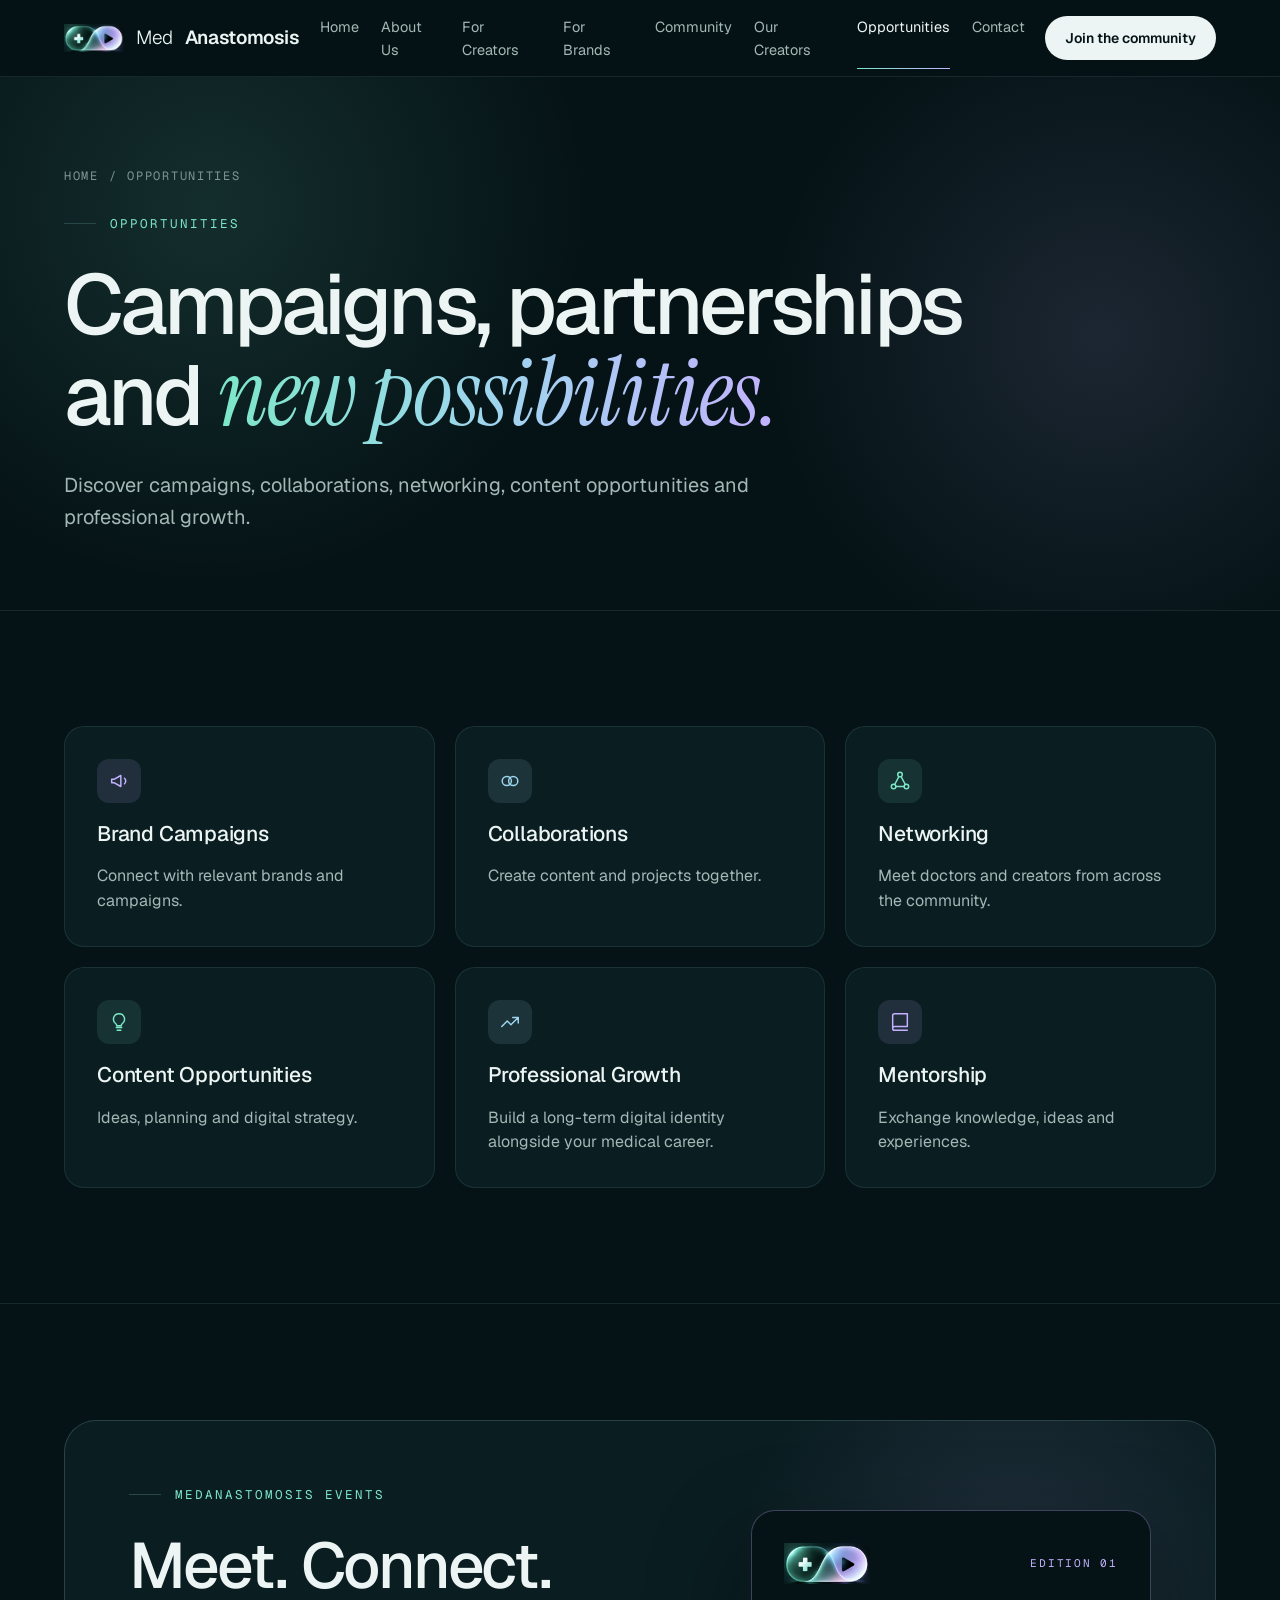
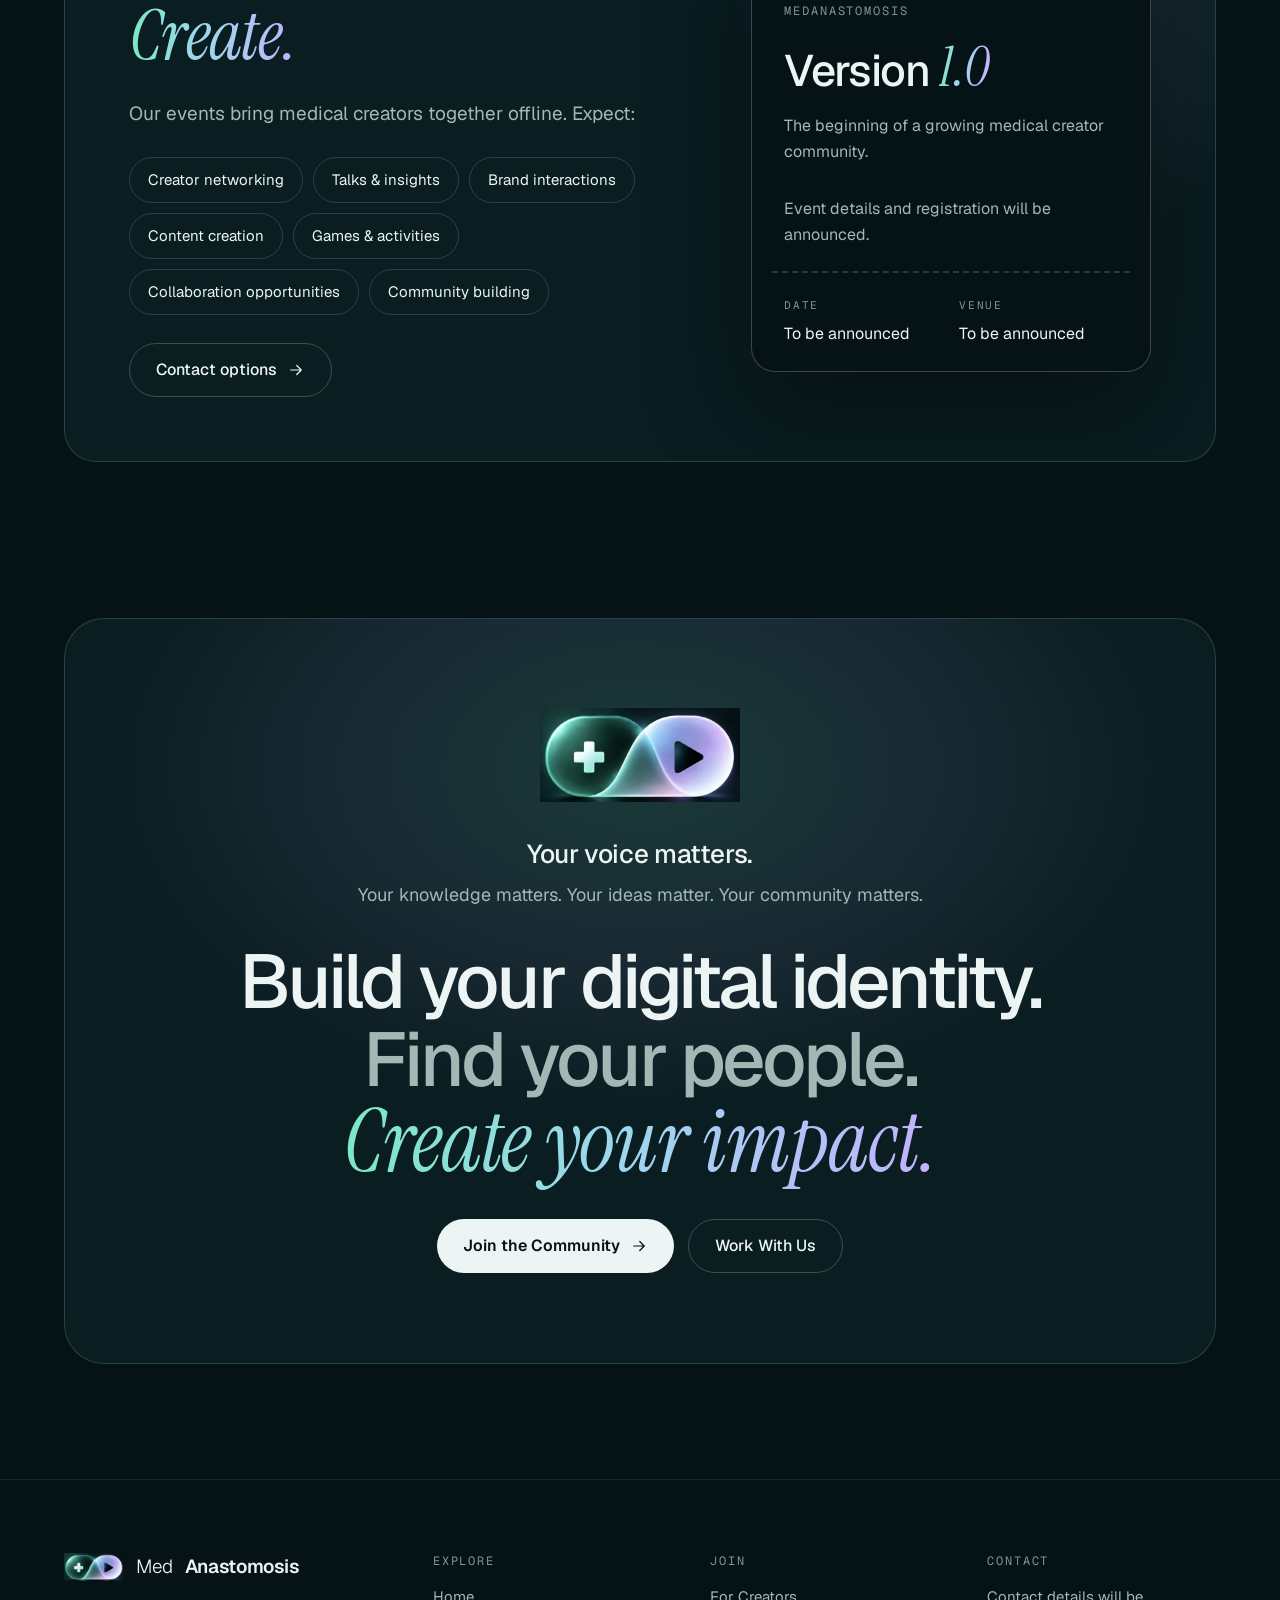
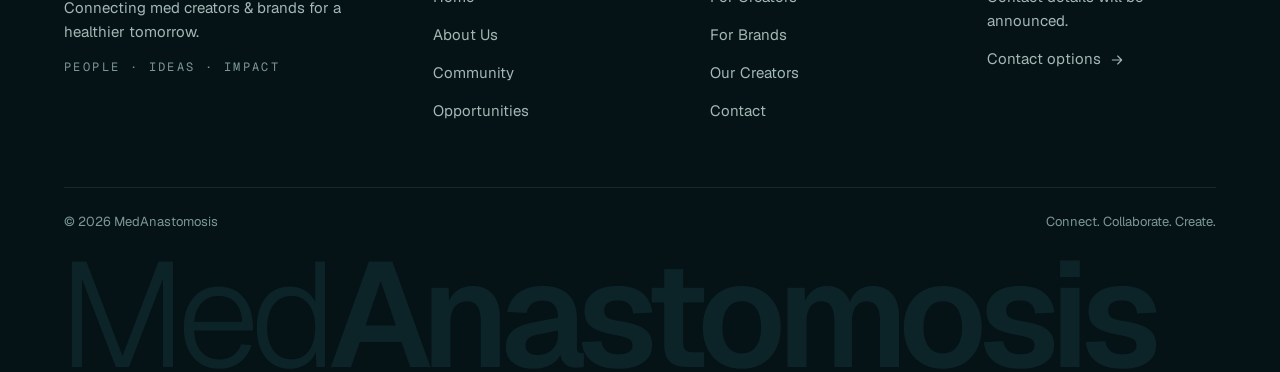
<file: opportunities.html>
<!doctype html>
<html lang="en">
<head>
<meta charset="utf-8">
<meta name="viewport" content="width=device-width, initial-scale=1, viewport-fit=cover">
<title>Opportunities · MedAnastomosis</title>
<meta name="description" content="Campaigns, collaborations, networking and MedAnastomosis events.">
<meta name="theme-color" content="#051316">
<link rel="icon" href="assets/mark.webp">
<link rel="stylesheet" href="assets/styles.css">
</head>
<body>
<a class="skip-link" href="#main-content">Skip to content</a>
<svg width="0" height="0" style="position:absolute" aria-hidden="true"><defs>
<symbol id="i-arrow" viewBox="0 0 24 24"><path class="ic" d="M5 12h14M13 6l6 6-6 6"/></symbol>
<symbol id="i-check" viewBox="0 0 24 24"><path class="ic" d="M5 12l4.5 4.5L19 7"/></symbol>
<symbol id="i-search" viewBox="0 0 24 24"><circle class="ic" cx="11" cy="11" r="7"/><path class="ic" d="M20 20l-4-4"/></symbol>
<symbol id="i-info" viewBox="0 0 24 24"><circle class="ic" cx="12" cy="12" r="9"/><path class="ic" d="M12 11v5M12 7.6v.1"/></symbol>
</defs></svg>
<header class="top">
  <div class="wrap nav">
    <a class="brand" href="index.html" aria-label="MedAnastomosis home"><img class="mark" src="assets/mark.webp" width="600" height="280" alt=""><span>Med</span><b>Anastomosis</b></a>
    <nav class="links" aria-label="Main"><a href="index.html">Home</a><a href="about.html">About Us</a><a href="for-creators.html">For Creators</a><a href="for-brands.html">For Brands</a><a href="community.html">Community</a><a href="our-creators.html">Our Creators</a><a href="opportunities.html" aria-current="page">Opportunities</a><a href="contact.html">Contact</a></nav>
    <a class="btn btn-p" href="for-creators.html#join">Join the community</a>
    <details class="menu">
      <summary aria-label="Open menu"><svg viewBox="0 0 24 24"><path class="ic" d="M4 7h16M4 12h16M4 17h16"/></svg></summary>
      <div class="menu-panel"><a href="index.html">Home</a><a href="about.html">About Us</a><a href="for-creators.html">For Creators</a><a href="for-brands.html">For Brands</a><a href="community.html">Community</a><a href="our-creators.html">Our Creators</a><a href="opportunities.html" aria-current="page">Opportunities</a><a href="contact.html">Contact</a><a class="join" href="for-creators.html#join">Join the community</a></div>
    </details>
  </div>
</header>
<main id="main-content" tabindex="-1">
<section class="page-hero">
  <div class="glow g-teal a"></div><div class="glow g-violet b"></div>
  <div class="wrap stack" style="position:relative">
    <div class="crumb"><a href="index.html">Home</a><span>/</span><span>Opportunities</span></div>
    <div class="eyebrow">Opportunities</div>
    <h1>Campaigns, partnerships and <span class="sf gt">new possibilities.</span></h1>
    <p class="lead">Discover campaigns, collaborations, networking, content opportunities and professional growth.</p>
    
  </div>
</section>
<section class="pad">
  <div class="wrap">
    <div class="grid3">
      <article class="card"><div class="tile t-vio"><svg viewBox="0 0 24 24"><path class="ic" d="M4 10v4h3l7 4V6l-7 4H4zM18 9a4 4 0 0 1 0 6"/></svg></div><h3>Brand Campaigns</h3><p>Connect with relevant brands and campaigns.</p></article>
      <article class="card"><div class="tile t-sky"><svg viewBox="0 0 24 24"><circle class="ic" cx="8.5" cy="12" r="5"/><circle class="ic" cx="15.5" cy="12" r="5"/></svg></div><h3>Collaborations</h3><p>Create content and projects together.</p></article>
      <article class="card"><div class="tile t-teal"><svg viewBox="0 0 24 24"><circle class="ic" cx="12" cy="5" r="2.5"/><circle class="ic" cx="5" cy="18" r="2.5"/><circle class="ic" cx="19" cy="18" r="2.5"/><path class="ic" d="M10.8 7.2L6.2 15.8M13.2 7.2l4.6 8.6M7.5 18h9"/></svg></div><h3>Networking</h3><p>Meet doctors and creators from across the community.</p></article>
      <article class="card"><div class="tile t-teal"><svg viewBox="0 0 24 24"><path class="ic" d="M9 18h6M10 21h4M12 3a6 6 0 0 0-3.5 10.9c.6.5 1 1.2 1 2.1h5c0-.9.4-1.6 1-2.1A6 6 0 0 0 12 3z"/></svg></div><h3>Content Opportunities</h3><p>Ideas, planning and digital strategy.</p></article>
      <article class="card"><div class="tile t-sky"><svg viewBox="0 0 24 24"><path class="ic" d="M3 17l6-6 4 4 8-8M15 7h6v6"/></svg></div><h3>Professional Growth</h3><p>Build a long-term digital identity alongside your medical career.</p></article>
      <article class="card"><div class="tile t-vio"><svg viewBox="0 0 24 24"><path class="ic" d="M4 19V5a2 2 0 0 1 2-2h14v14H6a2 2 0 0 0-2 2zm0 0a2 2 0 0 0 2 2h14"/></svg></div><h3>Mentorship</h3><p>Exchange knowledge, ideas and experiences.</p></article>
    </div>
  </div>
</section>

<section class="pad" id="events">
  <div class="wrap">
    <div class="event">
      <div class="glow g-violet" style="right:-120px;top:-160px;width:640px;height:640px"></div>
      <div class="stack" style="position:relative">
        <div class="eyebrow">MedAnastomosis events</div>
        <h2 class="h2">Meet. Connect. <span class="sf gt">Create.</span></h2>
        <p class="lead">Our events bring medical creators together offline. Expect:</p>
        <div class="tags"><span>Creator networking</span><span>Talks &amp; insights</span><span>Brand interactions</span><span>Content creation</span><span>Games &amp; activities</span><span>Collaboration opportunities</span><span>Community building</span></div>
        <a class="btn btn-g" href="contact.html" style="align-self:flex-start">Contact options<svg><use href="#i-arrow"/></svg></a>
      </div>
      <div class="ticket">
        <div class="t1">
          <div style="display:flex;justify-content:space-between;align-items:center"><img class="mark" src="assets/mark.webp" width="600" height="280" alt=""><span class="mono" style="color:var(--violet);font-size:11px">Edition 01</span></div>
          <span class="mono">MedAnastomosis</span>
          <h3>Version <span class="sf gt">1.0</span></h3>
          <p class="small">The beginning of a growing medical creator community.</p>
        </div>
        <p class="small ticket-status">Event details and registration will be announced.</p>
        <hr>
        <div class="t2"><div><span class="mono" style="font-size:11px">Date</span>To be announced</div><div><span class="mono" style="font-size:11px">Venue</span>To be announced</div></div>
      </div>
    </div>
  </div>
</section>
<section class="final" style="padding-block:40px clamp(72px,9vw,120px)">
  <div class="wrap">
    <div class="cta-card">
      <div class="glow"></div>
      <img class="mark" src="assets/mark.webp" width="600" height="280" alt="">
      <div style="position:relative;display:flex;flex-direction:column;gap:6px">
        <p style="font-size:26px;font-weight:500;letter-spacing:-.015em">Your voice matters.</p>
        <p class="small" style="font-size:18px">Your knowledge matters. Your ideas matter. Your community matters.</p>
      </div>
      <h2>Build your digital identity.<br><span style="color:var(--muted)">Find your people.</span><br><span class="sf gt">Create your impact.</span></h2>
      <div class="ctas" style="justify-content:center;position:relative">
        <a class="btn btn-p" href="for-creators.html#join">Join the Community<svg><use href="#i-arrow"/></svg></a>
        <a class="btn btn-g" href="for-brands.html#enquire">Work With Us</a>
      </div>
    </div>
  </div>
</section>
</main>
<footer id="footer">
  <div class="wrap">
    <div class="foot">
      <div class="col">
        <a class="brand" href="index.html" style="color:var(--fg)"><img class="mark" src="assets/mark.webp" width="600" height="280" alt=""><span>Med</span><b>Anastomosis</b></a>
        <p style="max-width:32ch">Connecting med creators &amp; brands for a healthier tomorrow.</p>
        <span class="mono" style="letter-spacing:.2em">People · Ideas · Impact</span>
      </div>
      <nav aria-label="Explore"><span class="mono">Explore</span><a href="index.html">Home</a><a href="about.html">About Us</a><a href="community.html">Community</a><a href="opportunities.html" aria-current="page">Opportunities</a></nav>
      <nav aria-label="Join"><span class="mono">Join</span><a href="for-creators.html">For Creators</a><a href="for-brands.html">For Brands</a><a href="our-creators.html">Our Creators</a><a href="contact.html">Contact</a></nav>
      <div class="col"><span class="mono">Contact</span><span>Contact details will be announced.</span><a href="contact.html">Contact options<svg class="inline-arrow" aria-hidden="true"><use href="#i-arrow"/></svg></a></div>
    </div>
    <div class="legal"><span>© 2026 MedAnastomosis</span><span>Connect. Collaborate. Create.</span></div>
    <div class="giant" aria-hidden="true"><span>Med</span>Anastomosis</div>
  </div>
</footer>
<script src="assets/main.js"></script>
</body>
</html>
</file>
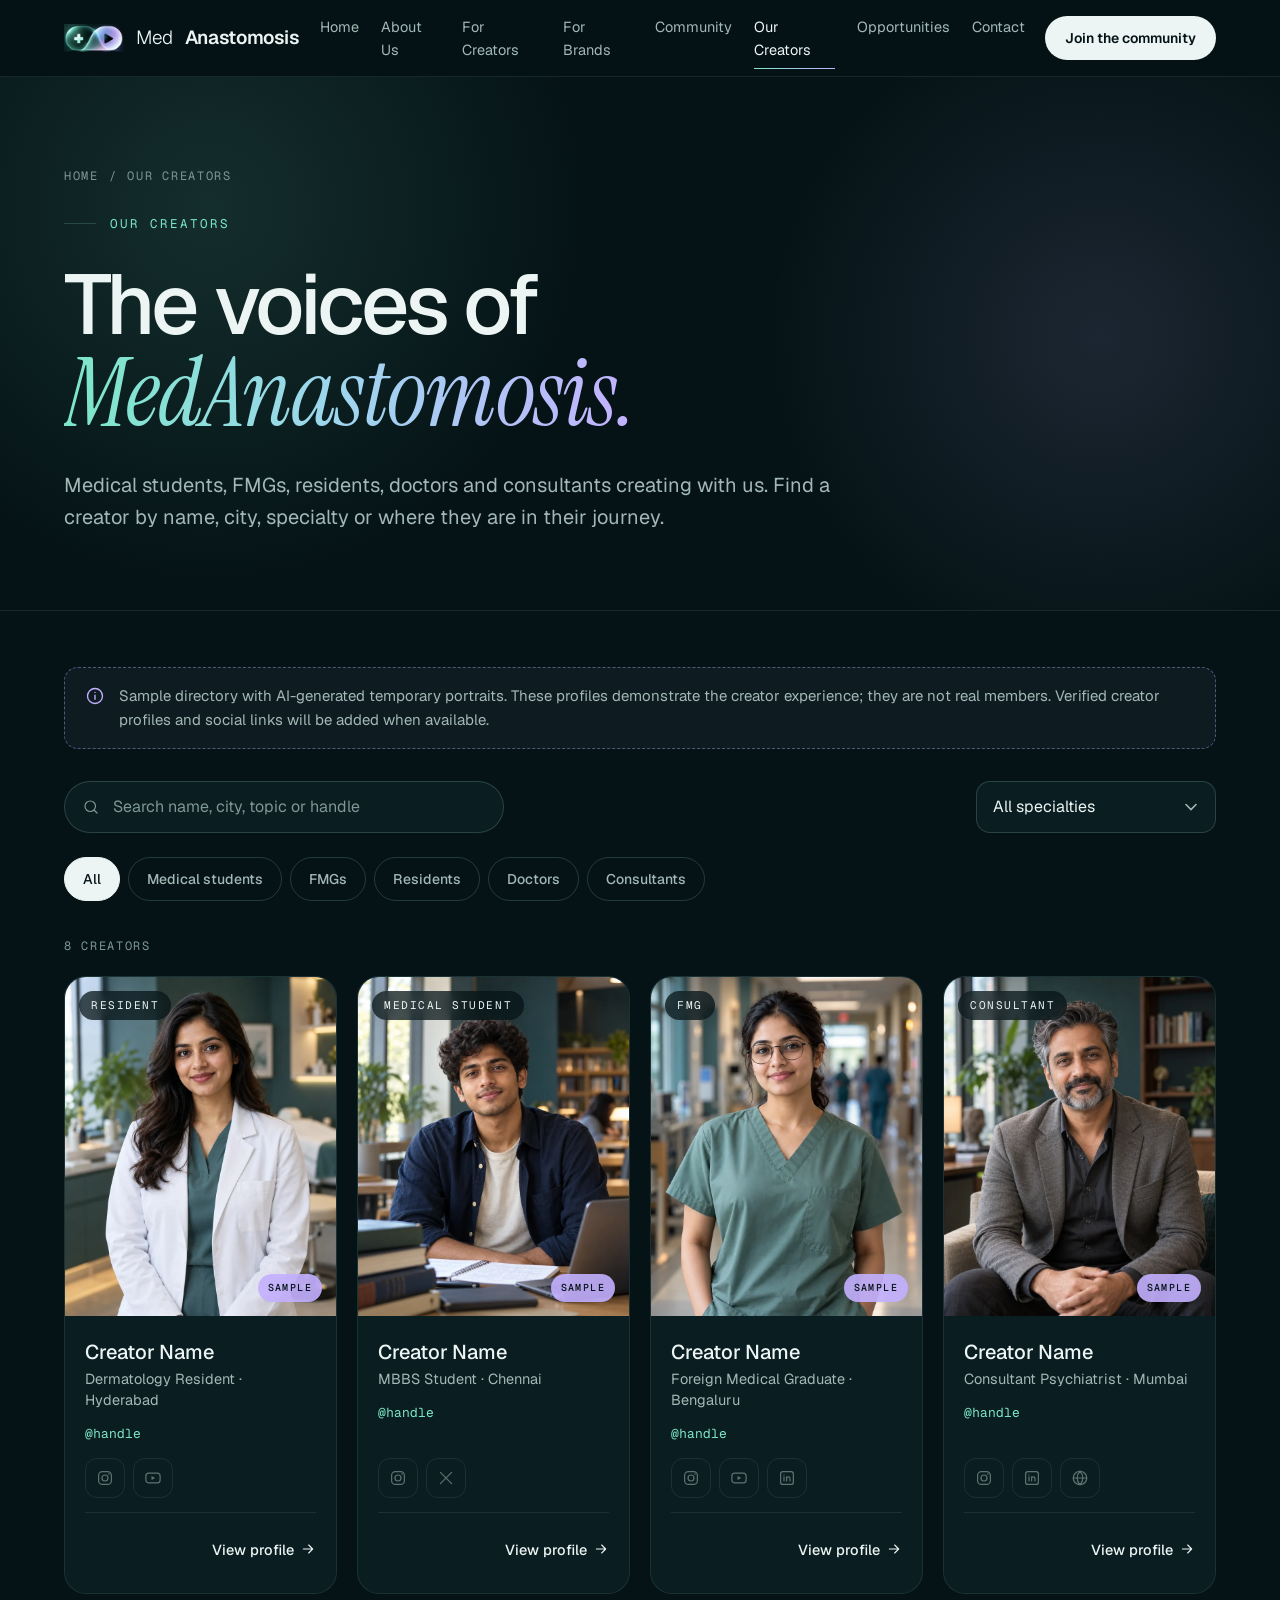
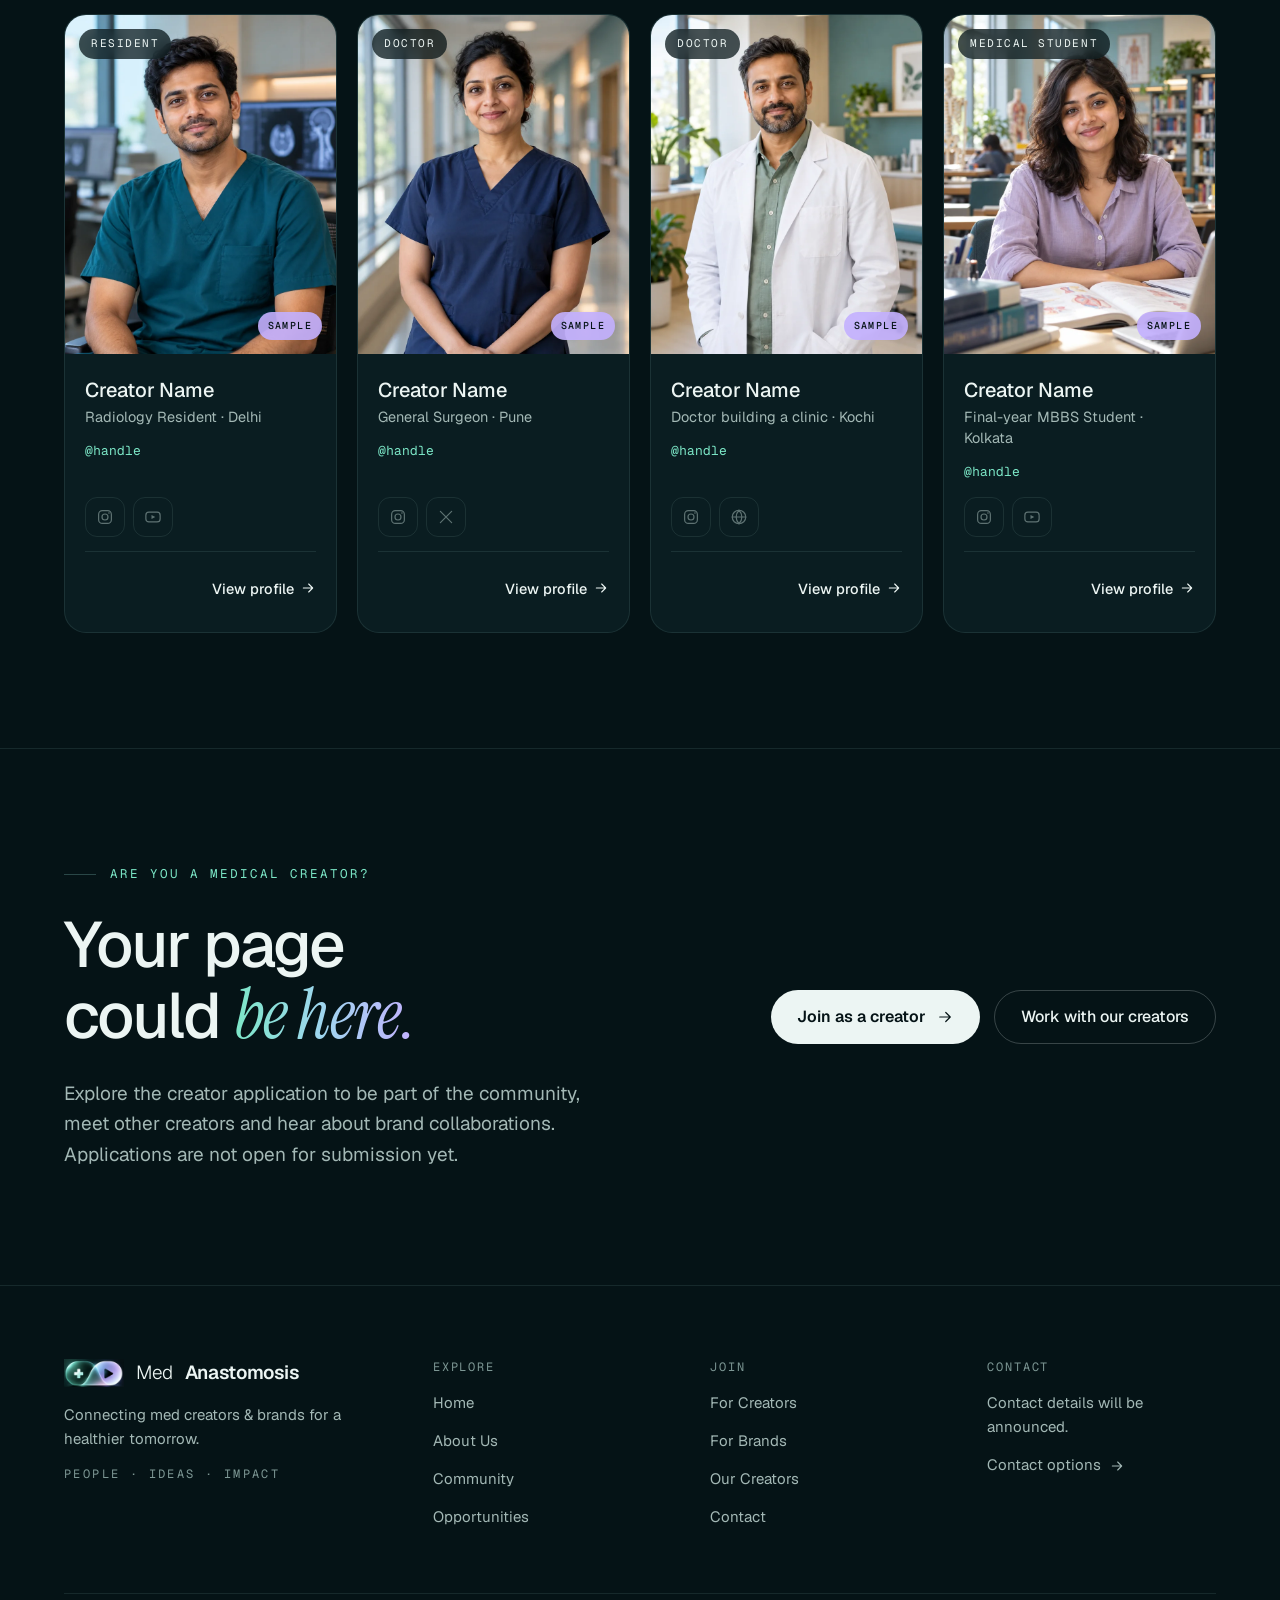
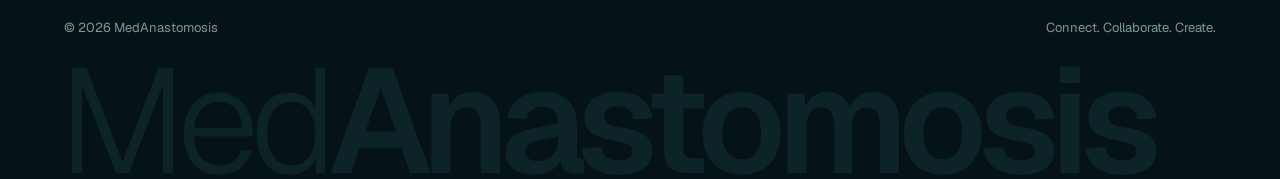
<file: our-creators.html>
<!doctype html>
<html lang="en">
<head>
<meta charset="utf-8">
<meta name="viewport" content="width=device-width, initial-scale=1, viewport-fit=cover">
<title>Our Creators · MedAnastomosis</title>
<meta name="description" content="Meet the medical creators of MedAnastomosis: their work, specialties and social media.">
<meta name="theme-color" content="#051316">
<link rel="icon" href="assets/mark.webp">
<link rel="stylesheet" href="assets/styles.css">
</head>
<body>
<a class="skip-link" href="#main-content">Skip to content</a>
<svg width="0" height="0" style="position:absolute" aria-hidden="true"><defs>
<symbol id="i-arrow" viewBox="0 0 24 24"><path class="ic" d="M5 12h14M13 6l6 6-6 6"/></symbol>
<symbol id="i-check" viewBox="0 0 24 24"><path class="ic" d="M5 12l4.5 4.5L19 7"/></symbol>
<symbol id="i-search" viewBox="0 0 24 24"><circle class="ic" cx="11" cy="11" r="7"/><path class="ic" d="M20 20l-4-4"/></symbol>
<symbol id="i-info" viewBox="0 0 24 24"><circle class="ic" cx="12" cy="12" r="9"/><path class="ic" d="M12 11v5M12 7.6v.1"/></symbol>
</defs></svg>
<header class="top">
  <div class="wrap nav">
    <a class="brand" href="index.html" aria-label="MedAnastomosis home"><img class="mark" src="assets/mark.webp" width="600" height="280" alt=""><span>Med</span><b>Anastomosis</b></a>
    <nav class="links" aria-label="Main"><a href="index.html">Home</a><a href="about.html">About Us</a><a href="for-creators.html">For Creators</a><a href="for-brands.html">For Brands</a><a href="community.html">Community</a><a href="our-creators.html" aria-current="page">Our Creators</a><a href="opportunities.html">Opportunities</a><a href="contact.html">Contact</a></nav>
    <a class="btn btn-p" href="for-creators.html#join">Join the community</a>
    <details class="menu">
      <summary aria-label="Open menu"><svg viewBox="0 0 24 24"><path class="ic" d="M4 7h16M4 12h16M4 17h16"/></svg></summary>
      <div class="menu-panel"><a href="index.html">Home</a><a href="about.html">About Us</a><a href="for-creators.html">For Creators</a><a href="for-brands.html">For Brands</a><a href="community.html">Community</a><a href="our-creators.html" aria-current="page">Our Creators</a><a href="opportunities.html">Opportunities</a><a href="contact.html">Contact</a><a class="join" href="for-creators.html#join">Join the community</a></div>
    </details>
  </div>
</header>
<main id="main-content" tabindex="-1">
<section class="page-hero">
  <div class="glow g-teal a"></div><div class="glow g-violet b"></div>
  <div class="wrap stack" style="position:relative">
    <div class="crumb"><a href="index.html">Home</a><span>/</span><span>Our Creators</span></div>
    <div class="eyebrow">Our creators</div>
    <h1>The voices of <span class="sf gt">MedAnastomosis.</span></h1>
    <p class="lead">Medical students, FMGs, residents, doctors and consultants creating with us. Find a creator by name, city, specialty or where they are in their journey.</p>
    
  </div>
</section>
<section class="pad" style="padding-top:56px">
  <div class="wrap">
    <div class="sample-note" id="sample-note"><svg><use href="#i-info"/></svg><p>Sample directory with AI-generated temporary portraits. These profiles demonstrate the creator experience; they are not real members. Verified creator profiles and social links will be added when available.</p></div>
    <div class="dir-tools">
      <div class="search"><label class="sr" for="creator-search">Search creators</label><svg><use href="#i-search"/></svg><input class="field" id="creator-search" type="search" placeholder="Search name, city, topic or handle"></div>
      <div class="select-wrap"><label class="sr" for="creator-specialty">Specialty</label><select class="field" id="creator-specialty"><option value="">All specialties</option></select></div>
    </div>
    <div class="filters" role="group" aria-label="Filter by stage">
      <button type="button" data-stage="All" aria-pressed="true">All</button>
      <button type="button" data-stage="Medical student" aria-pressed="false">Medical students</button>
      <button type="button" data-stage="FMG" aria-pressed="false">FMGs</button>
      <button type="button" data-stage="Resident" aria-pressed="false">Residents</button>
      <button type="button" data-stage="Doctor" aria-pressed="false">Doctors</button>
      <button type="button" data-stage="Consultant" aria-pressed="false">Consultants</button>
    </div>
    <p class="count" id="creator-count" aria-live="polite" style="margin-bottom:20px"></p>
    <div class="creators" id="creator-grid"></div>
    <noscript><p class="empty">Enable JavaScript to explore the sample creator directory and use its search and filters.</p></noscript>
  </div>
</section>

<section class="pad">
  <div class="wrap split" style="align-items:center">
    <div class="stack">
      <div class="eyebrow">Are you a medical creator?</div>
      <h2 class="h2">Your page could <span class="sf gt">be here.</span></h2>
      <p class="lead">Explore the creator application to be part of the community, meet other creators and hear about brand collaborations. Applications are not open for submission yet.</p>
    </div>
    <div class="ctas" style="justify-content:flex-end">
      <a class="btn btn-p" href="for-creators.html#join">Join as a creator<svg><use href="#i-arrow"/></svg></a>
      <a class="btn btn-g" href="for-brands.html#enquire">Work with our creators</a>
    </div>
  </div>
</section>
<dialog class="profile" id="profile" aria-label="Creator profile"></dialog>
</main>
<footer id="footer">
  <div class="wrap">
    <div class="foot">
      <div class="col">
        <a class="brand" href="index.html" style="color:var(--fg)"><img class="mark" src="assets/mark.webp" width="600" height="280" alt=""><span>Med</span><b>Anastomosis</b></a>
        <p style="max-width:32ch">Connecting med creators &amp; brands for a healthier tomorrow.</p>
        <span class="mono" style="letter-spacing:.2em">People · Ideas · Impact</span>
      </div>
      <nav aria-label="Explore"><span class="mono">Explore</span><a href="index.html">Home</a><a href="about.html">About Us</a><a href="community.html">Community</a><a href="opportunities.html">Opportunities</a></nav>
      <nav aria-label="Join"><span class="mono">Join</span><a href="for-creators.html">For Creators</a><a href="for-brands.html">For Brands</a><a href="our-creators.html" aria-current="page">Our Creators</a><a href="contact.html">Contact</a></nav>
      <div class="col"><span class="mono">Contact</span><span>Contact details will be announced.</span><a href="contact.html">Contact options<svg class="inline-arrow" aria-hidden="true"><use href="#i-arrow"/></svg></a></div>
    </div>
    <div class="legal"><span>© 2026 MedAnastomosis</span><span>Connect. Collaborate. Create.</span></div>
    <div class="giant" aria-hidden="true"><span>Med</span>Anastomosis</div>
  </div>
</footer>
<script src="assets/creators.js"></script>
<script src="assets/main.js"></script>
</body>
</html>
</file>
<file: assets/styles.css>
/* MedAnastomosis — shared styles for every page.
   Fonts are bundled locally; licenses are in assets/fonts. */
@font-face{font-family:Geist;font-style:normal;font-weight:300 700;font-display:swap;src:url('fonts/geist-latin.woff2') format('woff2')}
@font-face{font-family:'Geist Mono';font-style:normal;font-weight:400 500;font-display:swap;src:url('fonts/geist-mono-latin.woff2') format('woff2')}
@font-face{font-family:'Instrument Serif';font-style:italic;font-weight:400;font-display:swap;src:url('fonts/instrument-serif-italic-latin.woff2') format('woff2')}
:root{
  --bg:#051316; --bg-2:#071A1D; --surface:#0A1D21; --surface-2:#0E262A;
  --line:rgba(180,230,220,.10); --line-2:rgba(180,230,220,.18);
  --fg:#ECF5F3; --muted:#A3B8B5; --dim:#7D9794; --faint:#4E6B69;
  --teal:#7CE7C7; --mint:#8FDDD6; --sky:#9ED6EE; --periwinkle:#B1C3F6; --violet:#C4B1FF; --ink:#051316;
  --f-sans:'Geist',system-ui,-apple-system,'Segoe UI',sans-serif;
  --f-serif:'Instrument Serif',Georgia,'Times New Roman',serif;
  --f-mono:'Geist Mono',ui-monospace,'SFMono-Regular',Menlo,monospace;
  --gutter:clamp(16px,5vw,120px);
  color-scheme:dark;
}
*{box-sizing:border-box}
html{scroll-behavior:smooth;scroll-padding-top:100px}
@media (prefers-reduced-motion:reduce){html{scroll-behavior:auto}*{transition:none!important;animation:none!important}}
body{margin:0;background:var(--bg);color:var(--fg);font-family:var(--f-sans);font-size:17px;line-height:1.6;-webkit-font-smoothing:antialiased;overflow-x:clip}
img{max-width:100%;display:block}
a{color:inherit;text-decoration:none}
a:focus-visible,button:focus-visible,summary:focus-visible,input:focus-visible,select:focus-visible,textarea:focus-visible{outline:2px solid var(--teal);outline-offset:3px}
h1,h2,h3,p{margin:0}
h1,h2{text-wrap:balance;font-weight:500}
.wrap{width:100%;max-width:1440px;margin:0 auto;padding-inline:var(--gutter)}
.sf{font-family:var(--f-serif);font-style:italic;font-weight:400;letter-spacing:-.01em}
.gt{background:linear-gradient(92deg,var(--teal) 0%,var(--sky) 48%,var(--violet) 100%);-webkit-background-clip:text;background-clip:text;color:transparent}
.mark{object-fit:contain;height:auto;aspect-ratio:600/280}
.glow{position:absolute;border-radius:50%;pointer-events:none}
.g-teal{background:radial-gradient(circle,rgba(124,231,199,.13) 0%,rgba(124,231,199,0) 62%)}
.g-violet{background:radial-gradient(circle,rgba(196,177,255,.12) 0%,rgba(196,177,255,0) 62%)}
.sr{position:absolute;width:1px;height:1px;overflow:hidden;clip:rect(0 0 0 0);white-space:nowrap}

/* type */
.eyebrow{display:flex;align-items:center;gap:14px;font-family:var(--f-mono);font-size:12.5px;letter-spacing:.16em;text-transform:uppercase;color:var(--teal)}
.eyebrow::before{content:"";width:32px;height:1px;background:#2A4747}
.eyebrow.v{color:var(--violet)}
.h2{font-size:clamp(38px,5.2vw,64px);line-height:1.03;letter-spacing:-.035em}
.h2 .sf{font-size:1.1em}
.lead{font-size:clamp(17px,1.5vw,19px);color:var(--muted);max-width:60ch}
.small{font-size:16px;color:var(--muted)}
.mono{font-family:var(--f-mono);font-size:12px;letter-spacing:.16em;text-transform:uppercase;color:var(--dim)}

/* buttons */
.btn{display:inline-flex;align-items:center;justify-content:center;gap:10px;height:54px;padding:0 26px;border-radius:999px;font:600 16px/1 var(--f-sans);border:0;cursor:pointer;transition:transform .2s ease,background .2s ease,border-color .2s ease;white-space:nowrap}
.btn svg{width:18px;height:18px}
.btn-p{background:var(--fg);color:var(--ink)}
.btn-p:hover{background:#fff;transform:translateY(-1px)}
.btn-g{background:transparent;border:1px solid rgba(236,245,243,.22);color:var(--fg);font-weight:500}
.btn-g:hover{border-color:rgba(124,231,199,.6);background:rgba(124,231,199,.06)}
.ic{fill:none;stroke:currentColor;stroke-width:1.6;stroke-linecap:round;stroke-linejoin:round}
.ctas{display:flex;gap:14px;flex-wrap:wrap}

/* sections */
section{position:relative;border-top:1px solid var(--line);overflow:hidden}
.pad{padding-block:clamp(72px,9vw,120px)}
.split{display:grid;grid-template-columns:minmax(0,1fr) minmax(0,1fr);gap:clamp(40px,7vw,96px);align-items:start}
.stack{display:flex;flex-direction:column;gap:28px;min-width:0}
.padtop{padding-top:44px}
.head-row{display:flex;align-items:flex-end;justify-content:space-between;gap:24px 48px;flex-wrap:wrap;margin-bottom:56px}
.head-row .small{max-width:400px;font-size:18px}
.grid3{display:grid;grid-template-columns:repeat(3,minmax(0,1fr));gap:20px}
.card{background:var(--surface);border:1px solid var(--line);border-radius:20px;padding:32px;display:flex;flex-direction:column;gap:14px;transition:border-color .25s ease,transform .25s ease;min-width:0}
.card:hover{border-color:rgba(124,231,199,.35);transform:translateY(-2px)}
.card h3{font-size:21px;font-weight:500;letter-spacing:-.01em}
.card p{font-size:16px;line-height:1.55;color:var(--muted)}
.tile{width:44px;height:44px;border-radius:12px;display:flex;align-items:center;justify-content:center;flex-shrink:0}
.tile svg{width:22px;height:22px}
.t-teal{background:rgba(124,231,199,.10);color:var(--teal)}
.t-sky{background:rgba(158,214,238,.12);color:var(--sky)}
.t-vio{background:rgba(196,177,255,.12);color:var(--violet)}
.center{text-align:center;display:flex;flex-direction:column;align-items:center}

/* header */
header.top{position:sticky;top:env(safe-area-inset-top,0px);z-index:40;background:rgba(5,19,22,.8);-webkit-backdrop-filter:blur(14px);backdrop-filter:blur(14px);border-bottom:1px solid var(--line)}
.nav{height:76px;display:flex;align-items:center;justify-content:space-between;gap:20px}
.brand{display:flex;align-items:center;gap:12px;font-size:19px;letter-spacing:-.02em;flex-shrink:0}
.brand img{width:60px;height:auto;flex-shrink:0}
.brand b{font-weight:600}.brand span{font-weight:300}
.links{display:flex;gap:22px;font-size:14.5px;color:var(--muted)}
.links a{position:relative;padding-block:6px}
.links a:hover,.links a[aria-current="page"]{color:var(--fg)}
.links a[aria-current="page"]::after{content:"";position:absolute;left:0;right:0;bottom:-2px;height:1px;background:linear-gradient(90deg,var(--teal),var(--violet))}
.nav .btn{height:44px;padding:0 20px;font-size:14px}
.menu{display:none;position:relative}
.menu summary{list-style:none;cursor:pointer;width:44px;height:44px;border-radius:12px;border:1px solid var(--line-2);display:flex;align-items:center;justify-content:center}
.menu summary::-webkit-details-marker{display:none}
.menu summary svg{width:20px;height:20px}
.menu-panel{position:absolute;right:0;top:54px;width:250px;padding:10px;border-radius:16px;background:var(--surface);border:1px solid var(--line-2);display:flex;flex-direction:column;box-shadow:0 30px 80px rgba(0,0,0,.5)}
.menu-panel a{padding:12px 14px;border-radius:10px;font-size:16px;color:var(--muted)}
.menu-panel a:hover,.menu-panel a[aria-current="page"]{background:var(--surface-2);color:var(--fg)}
.menu-panel .join{color:var(--teal)}

/* home hero */
.hero{border-top:0;padding-block:clamp(64px,8vw,104px) 0}
.hero-grid{display:grid;grid-template-columns:minmax(0,1fr) minmax(0,460px);gap:64px;align-items:center}
.pulse{display:flex;align-items:center;gap:12px;font-family:var(--f-mono);font-size:12.5px;letter-spacing:.18em;text-transform:uppercase;color:var(--teal)}
.pulse i{width:8px;height:8px;border-radius:50%;background:var(--teal);box-shadow:0 0 12px var(--teal)}
.hero h1{font-size:clamp(46px,7vw,92px);line-height:.98;letter-spacing:-.045em}
.hero h1 .sf{font-size:1.13em}
.hero .lead{font-size:clamp(17px,1.6vw,20px)}
.hero-mark{position:relative;display:flex;flex-direction:column;align-items:center;gap:28px}
.hero-mark img{width:100%;max-width:460px;aspect-ratio:600/280;position:relative;animation:float 7s ease-in-out infinite}
@keyframes float{0%,100%{transform:translateY(0)}50%{transform:translateY(-8px)}}
.chips{display:flex;align-items:center;gap:10px;flex-wrap:wrap;justify-content:center;position:relative}
.chip{padding:9px 16px;border-radius:999px;font-family:var(--f-mono);font-size:12px;letter-spacing:.18em}
.chips em{width:4px;height:4px;border-radius:50%;background:var(--dim)}
.c-teal{border:1px solid rgba(124,231,199,.3);background:rgba(124,231,199,.06);color:var(--teal)}
.c-sky{border:1px solid rgba(158,214,238,.3);background:rgba(158,214,238,.06);color:var(--sky)}
.c-vio{border:1px solid rgba(196,177,255,.3);background:rgba(196,177,255,.06);color:var(--violet)}
.builtfor{margin-top:clamp(56px,7vw,88px);display:flex;align-items:center;justify-content:space-between;gap:12px 20px;flex-wrap:wrap;padding-block:26px;border-top:1px solid var(--line);font-size:15px;color:var(--dim)}
.builtfor .mono{color:var(--muted)}
.builtfor .sl{color:#2A4747}

/* inner page hero */
.page-hero{border-top:0;padding-block:clamp(56px,7vw,96px) clamp(56px,6vw,80px)}
.page-hero .glow.a{left:-220px;top:-300px;width:860px;height:860px}
.page-hero .glow.b{right:-200px;top:-120px;width:760px;height:760px}
.crumb{display:flex;gap:10px;align-items:center;font-family:var(--f-mono);font-size:12px;letter-spacing:.14em;text-transform:uppercase;color:var(--dim)}
.crumb a:hover{color:var(--fg)}
.page-hero h1{font-size:clamp(44px,6.6vw,88px);line-height:1;letter-spacing:-.045em;max-width:16ch}
.page-hero h1 .sf{font-size:1.12em}
.page-hero .lead{font-size:clamp(17px,1.6vw,20px)}

/* big idea */
.helps{display:flex;flex-direction:column}
.helps div{padding:18px 0;border-top:1px solid var(--line);font-size:clamp(24px,2.6vw,32px);font-weight:500;letter-spacing:-.02em}
.helps div:last-child{border-bottom:1px solid var(--line)}
.helps .sf{font-size:1.15em}

/* stat card */
.stat{background:var(--surface);border:1px solid var(--line);border-radius:24px;padding:clamp(28px,3vw,40px);display:flex;flex-direction:column;gap:28px}
.stat-top{display:flex;align-items:flex-end;gap:18px;flex-wrap:wrap}
.stat-top .sf{font-size:clamp(96px,10vw,132px);line-height:.85}
.stat-top p{max-width:22ch;padding-bottom:10px;font-size:16px;color:var(--muted);line-height:1.45}
.skills{display:grid;grid-template-columns:repeat(2,minmax(0,1fr));gap:10px}
.skills div{padding:14px 16px;border-radius:12px;background:var(--surface-2);font-size:15px}
.bridge{padding-top:22px;border-top:1px solid var(--line);display:flex;flex-direction:column;gap:10px;max-width:540px}
.bridge p:first-child{font-size:clamp(24px,2.4vw,30px);line-height:1.2;font-weight:500;letter-spacing:-.02em}
.bridge p:last-child{color:var(--teal)}

/* ecosystem */
.pillars .card{padding:36px;border-radius:24px;gap:18px}
.pillars .tile{width:48px;height:48px;border-radius:14px}
.pillars h3{font-size:28px;letter-spacing:-.02em}
.eco{margin-top:20px;border-radius:24px;border:1px solid var(--line);background:linear-gradient(90deg,rgba(124,231,199,.06),rgba(196,177,255,.06));padding:32px clamp(20px,4vw,48px);display:flex;align-items:center;justify-content:space-between;gap:24px;flex-wrap:wrap}
.eco-flow{display:flex;align-items:center;gap:16px;flex-wrap:wrap}
.eco-flow .end{padding:13px 22px;border-radius:999px;font-size:17px;font-weight:500}
.eco-flow .mid{display:flex;align-items:center;gap:10px;padding:9px 20px 9px 10px;border-radius:999px;background:var(--fg);color:var(--ink);font-size:17px;font-weight:600}
.eco-flow .mid img{width:52px;height:auto;object-fit:contain}
.eco-flow .ln{width:clamp(28px,6vw,80px);height:1px}

/* problem */
.chores div{padding:16px 0;border-top:1px solid var(--line);font-size:clamp(19px,1.8vw,22px);color:var(--dim)}
.chores div:last-of-type{border-bottom:1px solid var(--line);color:var(--fg);font-weight:500}
.journey{margin-top:72px;background:var(--surface);border:1px solid var(--line);border-radius:24px;padding:clamp(28px,4vw,48px);display:flex;flex-direction:column;gap:40px}
.steps{list-style:none;margin:0;padding:0;display:grid;grid-template-columns:repeat(5,minmax(0,1fr));position:relative}
.steps::before{content:"";position:absolute;left:10%;right:10%;top:9px;height:2px;background:linear-gradient(90deg,var(--teal),var(--sky),var(--violet))}
.steps li{position:relative;display:flex;flex-direction:column;align-items:center;gap:16px;text-align:center;font-size:17px;font-weight:500}
.steps li i{width:20px;height:20px;border-radius:50%;background:var(--bg);border:2px solid var(--c)}
.steps li:last-child i{background:var(--violet);box-shadow:0 0 16px rgba(196,177,255,.6)}
.time{display:flex;align-items:flex-end;justify-content:space-between;gap:24px 48px;padding-top:32px;border-top:1px solid var(--line);flex-wrap:wrap}
.time h3{font-size:clamp(30px,3.6vw,44px);line-height:1.05;font-weight:500;letter-spacing:-.03em}
.time h3 .sf{font-size:1.12em}
.time p{max-width:380px;font-size:17px;color:var(--muted)}

/* creators pitch */
.checks{display:grid;grid-template-columns:repeat(2,minmax(0,1fr));gap:14px 32px;list-style:none;margin:0;padding:0}
.checks li{display:flex;align-items:center;gap:12px;font-size:17px}
.checks li span{flex-shrink:0;width:24px;height:24px;border-radius:50%;background:rgba(124,231,199,.14);color:var(--teal);display:flex;align-items:center;justify-content:center}
.checks svg{width:14px;height:14px}
.own{position:relative;background:var(--surface);border:1px solid rgba(124,231,199,.25);border-radius:28px;padding:clamp(28px,4vw,48px);display:flex;flex-direction:column;gap:26px;box-shadow:0 40px 120px rgba(0,0,0,.35)}
.own h3{font-size:clamp(34px,3.6vw,44px);line-height:1.05;font-weight:500;letter-spacing:-.03em}
.own h3 .sf{font-size:1.12em}
.own dl{margin:0;display:flex;flex-direction:column;gap:12px;font-size:20px}
.own dl div{display:flex;justify-content:space-between;gap:16px;padding-bottom:12px;border-bottom:1px solid var(--line)}
.own dt{color:var(--muted)}.own dd{margin:0}
.verbs{display:grid;grid-template-columns:repeat(3,minmax(0,1fr));gap:48px}
.verbs div{display:flex;flex-direction:column;gap:12px;padding-top:24px;border-top:1px solid var(--b)}
.verbs h3{font-size:34px;font-weight:500;letter-spacing:-.02em}
.verbs p{font-size:16px;color:var(--muted)}

/* brands */
.alt{background:var(--bg-2)}
.align-list{display:flex;flex-direction:column;gap:10px;list-style:none;margin:0;padding:0}
.align-list li{display:flex;align-items:center;justify-content:space-between;padding:16px 20px;border-radius:14px;background:var(--surface);border:1px solid var(--line);font-size:18px}
.align-list svg{width:18px;height:18px;color:var(--violet)}
.quote-band{display:flex;align-items:center;justify-content:space-between;gap:32px 48px;padding-block:40px;border-top:1px solid var(--line);border-bottom:1px solid var(--line);flex-wrap:wrap}
.quote-band p{font-size:clamp(30px,3.6vw,44px);line-height:1.08;font-weight:500;letter-spacing:-.03em}
.quote-band .sf{font-size:1.12em}

/* community */
.cloud{display:flex;flex-wrap:wrap;justify-content:center;gap:14px;max-width:1040px;margin-block:56px}
.cloud span{padding:14px 26px;border-radius:999px;border:1px solid var(--line-2);font-size:clamp(17px,1.8vw,22px)}
.cloud .sf{font-size:clamp(22px,2.4vw,30px);border:0;padding:12px 26px}
.opps{display:grid;grid-template-columns:repeat(2,minmax(0,1fr));column-gap:32px;list-style:none;margin:0;padding:0}
.opps li{padding:20px 0;border-top:1px solid var(--line);font-size:18px;display:flex;align-items:center;gap:14px}
.opps li::before{content:"";width:6px;height:6px;border-radius:50%;background:var(--d);flex-shrink:0}
.opps li:nth-last-child(-n+2){border-bottom:1px solid var(--line)}
.banner{padding:28px 32px;border-radius:20px;background:linear-gradient(90deg,rgba(124,231,199,.08),rgba(196,177,255,.08));border:1px solid var(--line);font-size:22px;line-height:1.35;font-weight:500;letter-spacing:-.01em}
.banner .sf{font-size:1.15em}

/* philosophy, values, vision, future */
.owns{display:flex;flex-wrap:wrap;justify-content:center;gap:12px}
.owns span{padding:14px 24px;border-radius:14px;background:var(--surface);border:1px solid var(--line-2);font-size:19px}
.duo{display:grid;grid-template-columns:repeat(2,minmax(0,1fr));gap:16px;width:100%;max-width:1000px;text-align:left}
.duo div{padding:32px;border-radius:20px;display:flex;flex-direction:column;gap:8px}
.duo strong{font-size:clamp(24px,2.6vw,30px);font-weight:500;letter-spacing:-.02em}
.duo .we{background:var(--surface);border:1px solid var(--line)}
.duo .you{background:var(--fg);color:var(--ink)}
.duo .you .mono{color:#3D5A58}
.duo .you strong{font-weight:600}
.values{display:grid;grid-template-columns:repeat(3,minmax(0,1fr));gap:1px;background:var(--line);border:1px solid var(--line);border-radius:24px;overflow:hidden}
.values div{background:var(--bg);padding:clamp(28px,3vw,40px);display:flex;flex-direction:column;gap:14px}
.values .mono{color:var(--k)}
.values p{font-size:clamp(21px,2vw,26px);line-height:1.25;font-weight:500;letter-spacing:-.015em}
.vision h2{font-size:clamp(38px,5.6vw,72px);line-height:1.03;letter-spacing:-.04em}
.vision h2 .dim{color:var(--muted)}
.vision h2 .sf{font-size:1.12em}
.grid4{display:grid;grid-template-columns:repeat(4,minmax(0,1fr));gap:20px;margin-top:56px}
.grid4 div{padding:28px;border-radius:20px;border:1px solid var(--b);display:flex;flex-direction:column;gap:10px}
.grid4 strong{font-size:28px;font-weight:500;letter-spacing:-.02em;color:var(--k)}
.grid4 span{font-size:16px;color:var(--muted)}
.when{display:flex;flex-direction:column;gap:16px}
.when div{display:flex;gap:20px;align-items:baseline}
.when .mono{width:96px;flex-shrink:0}
.meets{display:flex;flex-direction:column;gap:12px}
.meets div{display:grid;grid-template-columns:1fr auto 1fr;align-items:center;gap:12px;padding:20px 24px;border-radius:16px;background:var(--surface);border:1px solid var(--line);font-size:clamp(18px,1.8vw,22px);font-weight:500}
.meets div span:last-child{text-align:right}
.meets .sf{color:var(--dim)}

/* events */
.event{position:relative;border-radius:32px;background:var(--surface);border:1px solid var(--line-2);padding:clamp(28px,5vw,64px);display:grid;grid-template-columns:minmax(0,1fr) minmax(0,400px);gap:clamp(40px,6vw,72px);align-items:center;overflow:hidden}
.tags{display:flex;flex-wrap:wrap;gap:10px}
.tags span{padding:10px 18px;border-radius:999px;border:1px solid var(--line-2);font-size:15px}
.ticket{position:relative;border-radius:24px;background:var(--bg);border:1px solid rgba(196,177,255,.3);overflow:hidden;box-shadow:0 40px 100px rgba(0,0,0,.4)}
.ticket .t1{padding:32px;display:flex;flex-direction:column;gap:18px}
.ticket .t1 img{width:86px;height:auto}
.ticket h3{font-size:44px;line-height:1;font-weight:500;letter-spacing:-.03em}
.ticket h3 .sf{font-size:1.28em}
.ticket hr{border:0;border-top:2px dashed var(--line-2);margin:0 20px}
.ticket .t2{padding:24px 32px;display:grid;grid-template-columns:repeat(2,minmax(0,1fr));gap:16px}
.ticket .t2 div{display:flex;flex-direction:column;gap:6px;font-size:16px}

/* final CTA */
.final{border-top:0}
.cta-card{position:relative;border-radius:40px;background:var(--surface);border:1px solid var(--line-2);padding:clamp(56px,7vw,96px) clamp(20px,5vw,80px);display:flex;flex-direction:column;align-items:center;gap:32px;text-align:center;overflow:hidden}
.cta-card .glow{left:50%;top:-200px;width:1100px;height:700px;margin-left:-550px;background:radial-gradient(ellipse,rgba(124,231,199,.14) 0%,rgba(196,177,255,.08) 40%,rgba(196,177,255,0) 70%)}
.cta-card img{width:200px;aspect-ratio:600/280;position:relative}
.cta-card h2{font-size:clamp(40px,6vw,76px);line-height:1.03;letter-spacing:-.04em;position:relative}
.cta-card h2 .sf{font-size:1.13em}

/* ---------- creator directory ---------- */
.dir-tools{display:flex;flex-wrap:wrap;align-items:center;justify-content:space-between;gap:16px;margin-bottom:24px}
.search{position:relative;flex:1 1 320px;max-width:440px}
.search svg{position:absolute;left:18px;top:50%;width:18px;height:18px;margin-top:-9px;color:var(--dim)}
.field{width:100%;height:52px;border-radius:14px;background:var(--surface);border:1px solid var(--line-2);color:var(--fg);font:400 16px var(--f-sans);padding:0 16px}
.search .field{padding-left:48px;border-radius:999px}
.field::placeholder{color:var(--dim)}
select.field{appearance:none;-webkit-appearance:none;padding-right:44px;background-image:url("data:image/svg+xml,%3Csvg xmlns='http://www.w3.org/2000/svg' width='12' height='8' viewBox='0 0 12 8'%3E%3Cpath d='M1 1.5l5 5 5-5' fill='none' stroke='%23A3B8B5' stroke-width='1.6' stroke-linecap='round'/%3E%3C/svg%3E");background-repeat:no-repeat;background-position:right 18px center}
.select-wrap{flex:0 1 240px}
.filters{display:flex;flex-wrap:wrap;gap:8px;margin-bottom:36px}
.filters button{height:40px;padding:0 18px;border-radius:999px;border:1px solid var(--line-2);background:transparent;color:var(--muted);font:500 14px var(--f-sans);cursor:pointer;transition:all .2s ease}
.filters button:hover{color:var(--fg);border-color:rgba(124,231,199,.4)}
.filters button[aria-pressed="true"]{background:var(--fg);color:var(--ink);border-color:var(--fg)}
.count{font-family:var(--f-mono);font-size:12px;letter-spacing:.14em;text-transform:uppercase;color:var(--dim)}
.sample-note{display:flex;gap:14px;align-items:flex-start;padding:16px 20px;border-radius:14px;border:1px dashed rgba(196,177,255,.4);background:rgba(196,177,255,.05);color:var(--muted);font-size:15px;margin-bottom:32px}
.sample-note svg{width:20px;height:20px;flex-shrink:0;color:var(--violet);margin-top:2px}
.sample-note code{font-family:var(--f-mono);font-size:13px;color:var(--fg)}
.creators{display:grid;grid-template-columns:repeat(4,minmax(0,1fr));gap:20px}
.creator{background:var(--surface);border:1px solid var(--line);border-radius:22px;overflow:hidden;display:flex;flex-direction:column;transition:border-color .25s ease,transform .25s ease;min-width:0}
.creator:hover{border-color:rgba(124,231,199,.35);transform:translateY(-3px)}
.photo{position:relative;aspect-ratio:4/5;background:var(--surface-2);overflow:hidden}
.photo img{width:100%;height:100%;object-fit:cover;object-position:center 25%}
.photo .ph{position:absolute;inset:0;display:flex;align-items:center;justify-content:center;background:radial-gradient(circle at 30% 20%,var(--c1) 0%,transparent 60%),radial-gradient(circle at 80% 90%,var(--c2) 0%,transparent 55%),var(--surface-2)}
.photo .ph span{font-size:64px;font-weight:300;letter-spacing:-.04em;color:rgba(236,245,243,.9)}
.photo .stage{position:absolute;left:14px;top:14px;padding:6px 12px;border-radius:999px;background:rgba(5,19,22,.72);-webkit-backdrop-filter:blur(8px);backdrop-filter:blur(8px);font-family:var(--f-mono);font-size:11px;letter-spacing:.14em;text-transform:uppercase;color:var(--fg)}
.photo .sample{position:absolute;right:14px;bottom:14px;padding:6px 10px;border-radius:999px;background:rgba(196,177,255,.9);color:var(--ink);font-family:var(--f-mono);font-size:10px;letter-spacing:.14em;text-transform:uppercase;font-weight:500}
.cbody{padding:20px 20px 22px;display:flex;flex-direction:column;gap:14px;flex:1}
.cbody h3{font-size:20px;font-weight:500;letter-spacing:-.01em}
.cmeta{font-size:14.5px;color:var(--muted);line-height:1.45}
.handle{font-family:var(--f-mono);font-size:13px;color:var(--teal);overflow:hidden;text-overflow:ellipsis;white-space:nowrap}
.socials{display:flex;gap:8px;flex-wrap:wrap;margin-top:auto}
.soc{width:40px;height:40px;border-radius:12px;border:1px solid var(--line-2);display:flex;align-items:center;justify-content:center;color:var(--muted);transition:all .2s ease}
.soc svg{width:18px;height:18px}
a.soc:hover{color:var(--ink);background:var(--teal);border-color:var(--teal)}
span.soc{opacity:.55}
.cfoot{display:flex;align-items:center;justify-content:space-between;gap:10px;padding-top:14px;border-top:1px solid var(--line)}
.linkbtn{background:none;border:0;padding:6px 0;min-height:44px;color:var(--fg);font:500 14.5px var(--f-sans);cursor:pointer;display:inline-flex;align-items:center;gap:6px}
.linkbtn svg{width:16px;height:16px}
.linkbtn:hover{color:var(--teal)}
.reach{font-family:var(--f-mono);font-size:12px;color:var(--dim)}
.empty{grid-column:1/-1;padding:64px 24px;text-align:center;border:1px dashed var(--line-2);border-radius:22px;color:var(--muted)}

/* profile dialog */
dialog.profile{width:min(760px,calc(100vw - 32px));max-height:calc(100vh - 48px);padding:0;border:1px solid var(--line-2);border-radius:28px;background:var(--surface);color:var(--fg);overflow:auto}
dialog.profile::backdrop{background:rgba(2,8,10,.72);-webkit-backdrop-filter:blur(6px);backdrop-filter:blur(6px)}
.pgrid{display:grid;grid-template-columns:minmax(0,280px) minmax(0,1fr)}
.pgrid .photo{aspect-ratio:auto;min-height:100%}
.pinfo{padding:36px;display:flex;flex-direction:column;gap:18px}
.pinfo h2{font-size:34px;line-height:1.05;letter-spacing:-.03em}
.topics{display:flex;flex-wrap:wrap;gap:8px}
.topics span{padding:7px 14px;border-radius:999px;background:var(--surface-2);font-size:14px;color:var(--muted)}
.plinks{display:flex;flex-direction:column;gap:8px}
.plinks a,.plinks div{display:flex;align-items:center;gap:12px;padding:12px 14px;border-radius:12px;border:1px solid var(--line);font-size:15px}
.plinks a:hover{border-color:rgba(124,231,199,.45)}
.plinks svg{width:18px;height:18px;color:var(--teal);flex-shrink:0}
.plinks .pl-net{color:var(--dim);font-family:var(--f-mono);font-size:12px;letter-spacing:.1em;text-transform:uppercase;width:84px;flex-shrink:0}
.close{position:absolute;right:16px;top:16px;width:44px;height:44px;border-radius:50%;border:1px solid var(--line-2);background:rgba(5,19,22,.8);color:var(--fg);cursor:pointer;display:flex;align-items:center;justify-content:center;z-index:2}
.close svg{width:18px;height:18px}

/* forms */
.form-card{background:var(--surface);border:1px solid var(--line-2);border-radius:28px;padding:clamp(24px,4vw,48px);display:flex;flex-direction:column;gap:22px}
.form-grid{display:grid;grid-template-columns:repeat(2,minmax(0,1fr));gap:18px}
.form-grid .full{grid-column:1/-1}
.fld{display:flex;flex-direction:column;gap:8px;min-width:0}
.fld label{font-size:14px;color:var(--muted)}
textarea.field{height:auto;min-height:130px;padding:14px 16px;resize:vertical;line-height:1.5}
.form-foot{display:flex;align-items:center;justify-content:space-between;gap:16px;flex-wrap:wrap}
.form-foot p{font-size:13.5px;color:var(--dim);max-width:44ch}
.form-status{padding:14px 18px;border-radius:14px;background:rgba(124,231,199,.08);border:1px solid rgba(124,231,199,.3);font-size:15px;color:var(--fg)}
.contact-list{display:flex;flex-direction:column;gap:12px}
.contact-list div{display:flex;align-items:center;gap:16px;padding:20px 22px;border-radius:16px;background:var(--surface);border:1px solid var(--line)}
.contact-list .mono{width:110px;flex-shrink:0}
.contact-list span:last-child{font-size:17px;overflow-wrap:anywhere}

/* footer */
footer{border-top:1px solid var(--line);padding-top:72px;overflow:hidden}
.foot{display:grid;grid-template-columns:minmax(0,1.4fr) repeat(3,minmax(0,1fr));gap:48px}
.foot nav,.foot .col{display:flex;flex-direction:column;gap:14px;font-size:15px;color:var(--muted)}
.foot nav a:hover{color:var(--fg)}
.legal{margin-top:64px;display:flex;justify-content:space-between;gap:12px;flex-wrap:wrap;font-size:13px;color:var(--dim);padding-top:24px;border-top:1px solid var(--line)}
.giant{font-size:clamp(56px,11.6vw,166px);line-height:.78;font-weight:600;letter-spacing:-.06em;white-space:nowrap;color:#0C2428;margin-top:24px;margin-left:-.04em}
.giant span{font-weight:300}

/* responsive */
.skip-link{position:fixed;top:12px;left:16px;z-index:100;padding:12px 20px;border-radius:999px;background:var(--fg);color:var(--ink);transform:translateY(-150%);opacity:0;pointer-events:none}
.skip-link:focus{transform:translateY(0);opacity:1;pointer-events:auto}
[hidden]{display:none!important}
main:focus{outline:none}
.editorial-hero .crumb{margin-bottom:44px}
.editorial-hero .split{align-items:center}
.editorial-hero h1{font-size:clamp(44px,5.3vw,72px);max-width:none}
.community-hero h1{max-width:18ch}
.community-hero .crumb{align-self:flex-start;margin-bottom:16px}
.community-hero .cloud{margin-block:20px}
.field-error{font-size:14px;line-height:1.5;color:#FFB6AD}
.field[aria-invalid="true"]{border-color:#FFB6AD}
.form-note,.sample-profile-note{font-size:15px;color:var(--muted);padding:16px 18px;background:rgba(196,177,255,.05);border:1px solid rgba(196,177,255,.25);border-radius:14px}
.form-status[data-state="error"]{border-color:rgba(255,182,173,.5);background:rgba(255,182,173,.06)}
.form-status[data-state="unavailable"]{border-color:rgba(196,177,255,.4);background:rgba(196,177,255,.06)}
.form-foot p,.fld label{color:var(--muted)}
.optional{font-size:12px}
.btn:disabled{opacity:.65;cursor:not-allowed;transform:none}
.empty p+p{margin-top:8px}
.empty .btn{margin-top:24px}
.plinks a,.plinks div{flex-wrap:wrap;overflow-wrap:anywhere}
.pinfo{padding-top:64px}
.social-unavailable{color:var(--muted)}
.inline-arrow{width:16px;height:16px;vertical-align:middle;margin-left:8px}
.ticket-status{padding:0 32px 24px}
.menu-panel{max-height:calc(100dvh - 100px);overflow:auto}
.filters button{min-height:44px;height:auto;padding-block:10px}
.foot .brand{flex-wrap:nowrap}
.giant{max-width:100%;overflow:hidden}
.eyebrow{line-height:1.6}
.eyebrow::before{flex-shrink:0}
@media (max-width:1240px){
  .links,.nav>.btn{display:none}
  .menu{display:block}
  .creators{grid-template-columns:repeat(3,minmax(0,1fr))}
}
@media (max-width:1080px){.grid4{grid-template-columns:repeat(2,minmax(0,1fr))}}
@media (max-width:900px){
  .hero-grid{gap:48px}
  .hero h1{max-width:12ch}
  .hero .lead{max-width:60ch}
  .hero-grid,.split,.event{grid-template-columns:minmax(0,1fr)}
.hero-mark{max-width:460px;justify-self:center;width:100%}
  .grid3,.verbs,.values,.creators{grid-template-columns:repeat(2,minmax(0,1fr))}
  .foot{grid-template-columns:repeat(2,minmax(0,1fr))}
  .padtop{padding-top:0}
  .pgrid{grid-template-columns:minmax(0,1fr)}
  .pgrid .photo{aspect-ratio:16/10;min-height:0}
}
@media (max-width:600px){
  .nav{height:68px;gap:12px}
  .brand{gap:8px;font-size:17px}
  .brand img{width:46px}
  .hero{padding-top:52px}
  .hero-mark{max-width:320px}
  .hero h1{font-size:clamp(42px,11.8vw,64px);line-height:1.04;max-width:none}
  .hero h1 .sf{font-size:1.08em}
  .page-hero h1{font-size:clamp(40px,10.8vw,64px);overflow-wrap:anywhere}
  .editorial-hero h1{font-size:clamp(40px,10.8vw,64px)}
  .editorial-hero .crumb{margin-bottom:32px}
  .page-hero h1 .sf{font-size:1.06em}
  .pulse{font-size:11px;letter-spacing:.14em;gap:9px}
  .btn{height:auto;min-height:52px;max-width:100%;white-space:normal;line-height:1.3;padding-block:14px}
  .head-row{margin-bottom:36px}
  .card,.pillars .card{padding:26px}
  .builtfor{font-size:14px;column-gap:22px}
  .builtfor .mono{flex-basis:100%}
  .eco-flow{flex-direction:column;align-items:center;width:100%;gap:14px}
  .eco-flow .ln{display:block!important;width:1px;height:24px}
  .eco-flow .mid{font-size:16px;padding-right:14px}
  .cloud{gap:10px}
  .cloud span{padding:12px 18px}
  .cloud .sf{padding:10px 20px}
  .own dl{font-size:18px}
  .when div{flex-direction:column;gap:6px}
  .meets div{padding:18px 14px;gap:8px;font-size:16px}
  .meets .sf{font-size:18px}
  .cta-card{border-radius:28px}
  .cta-card h2{font-size:clamp(32px,8.7vw,42px);line-height:1.1}
  .cta-card h2 .sf{font-size:1.06em}
  .cta-card img{width:160px}
  .ticket .t1{padding:24px}
  .ticket-status{padding:0 24px 24px}
  .ticket .t2{padding:24px;grid-template-columns:1fr}
  .ticket h3{font-size:38px}
  .contact-list div{align-items:flex-start;flex-direction:column;gap:8px}
  .pgrid .photo{aspect-ratio:16/9}
  .pgrid .photo img{object-position:center top}
  .pinfo{padding-top:28px}
  .form-card{padding:24px}
  .photo .stage{max-width:calc(100% - 28px)}
  .foot{gap:36px}
  body{font-size:16px}
  .grid3,.verbs,.values,.grid4,.checks,.opps,.duo,.skills,.form-grid,.creators{grid-template-columns:minmax(0,1fr)}
  .opps li:nth-last-child(2){border-bottom:0}
  .steps{grid-template-columns:minmax(0,1fr);gap:22px}
  .steps::before{left:9px;right:auto;top:10px;bottom:10px;width:2px;height:auto;background:linear-gradient(180deg,var(--teal),var(--sky),var(--violet))}
  .steps li{flex-direction:row;text-align:left}
  .builtfor{justify-content:flex-start}
  .builtfor .sl{display:none}
  .foot{grid-template-columns:minmax(0,1fr)}
  .eco-flow .ln{display:none}
  .search,.select-wrap{flex:1 1 100%;max-width:none}
  .pinfo{padding:24px}
}
</file>
